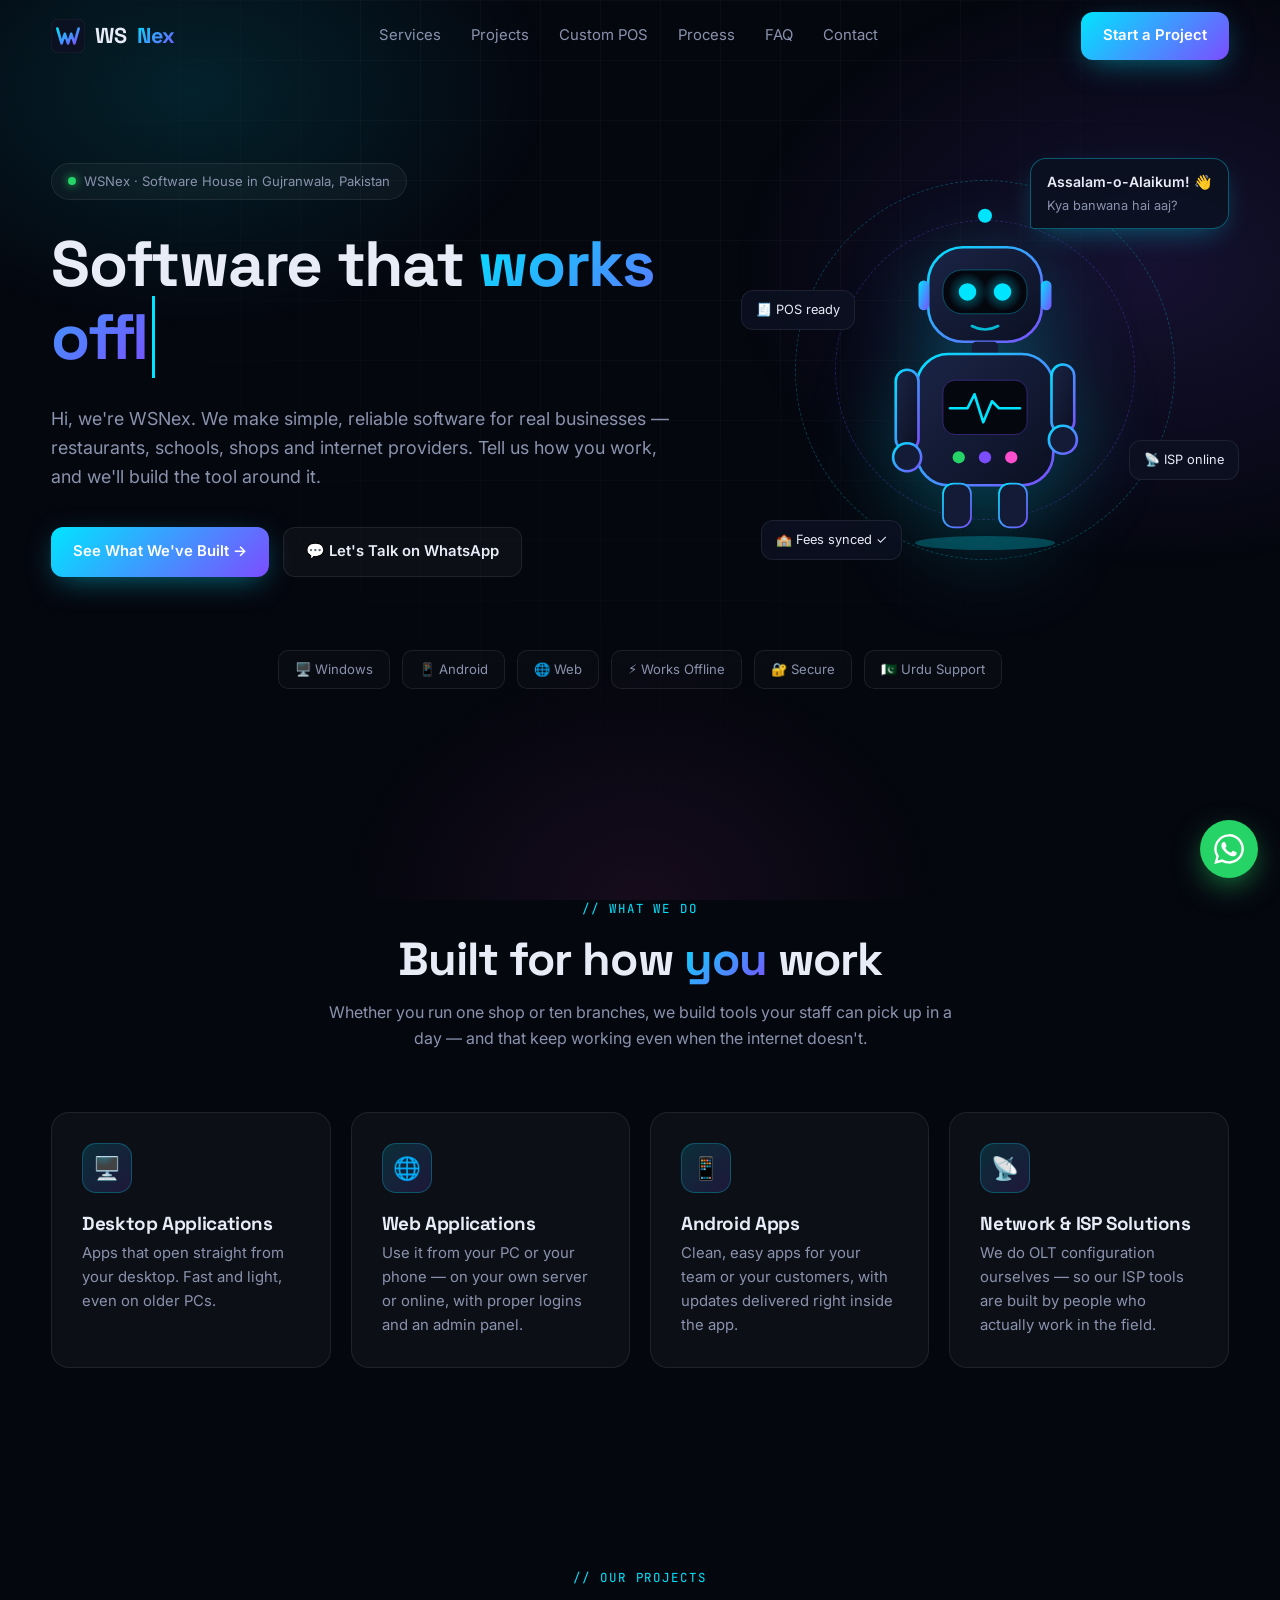
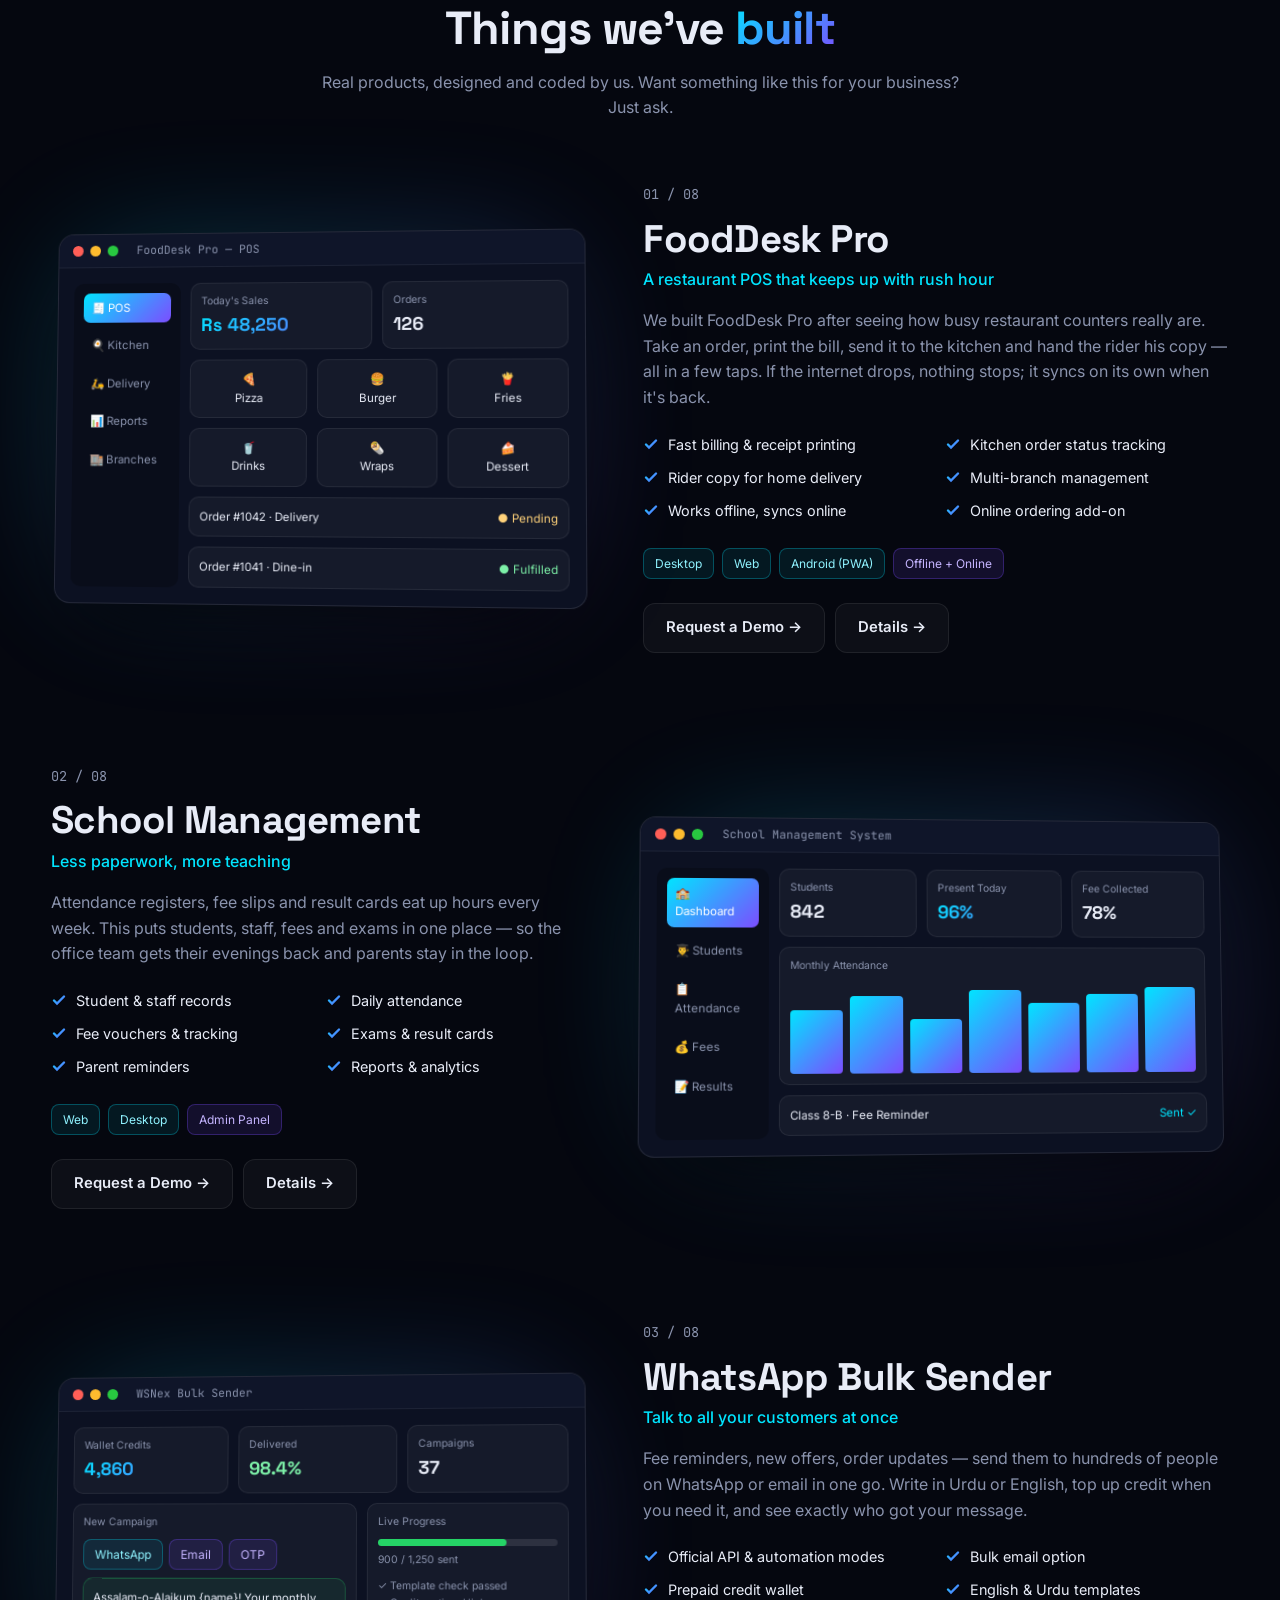
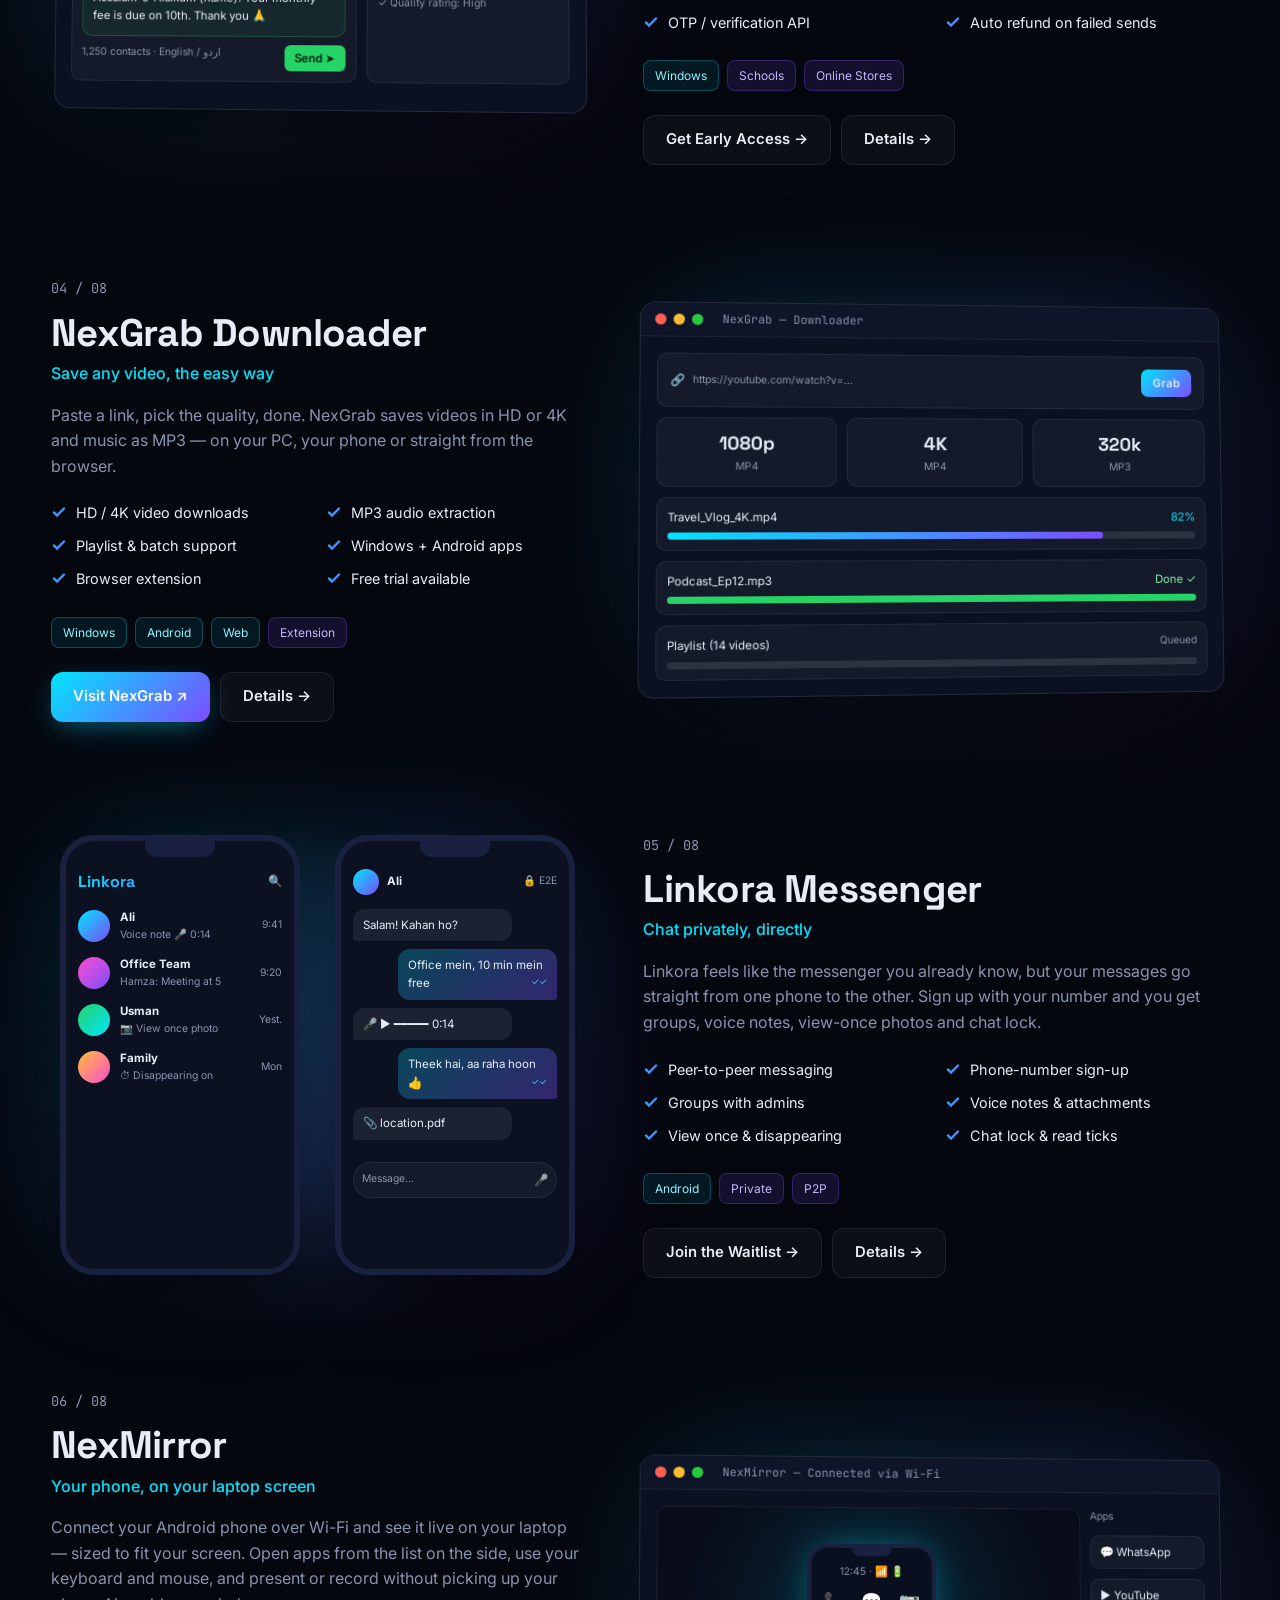
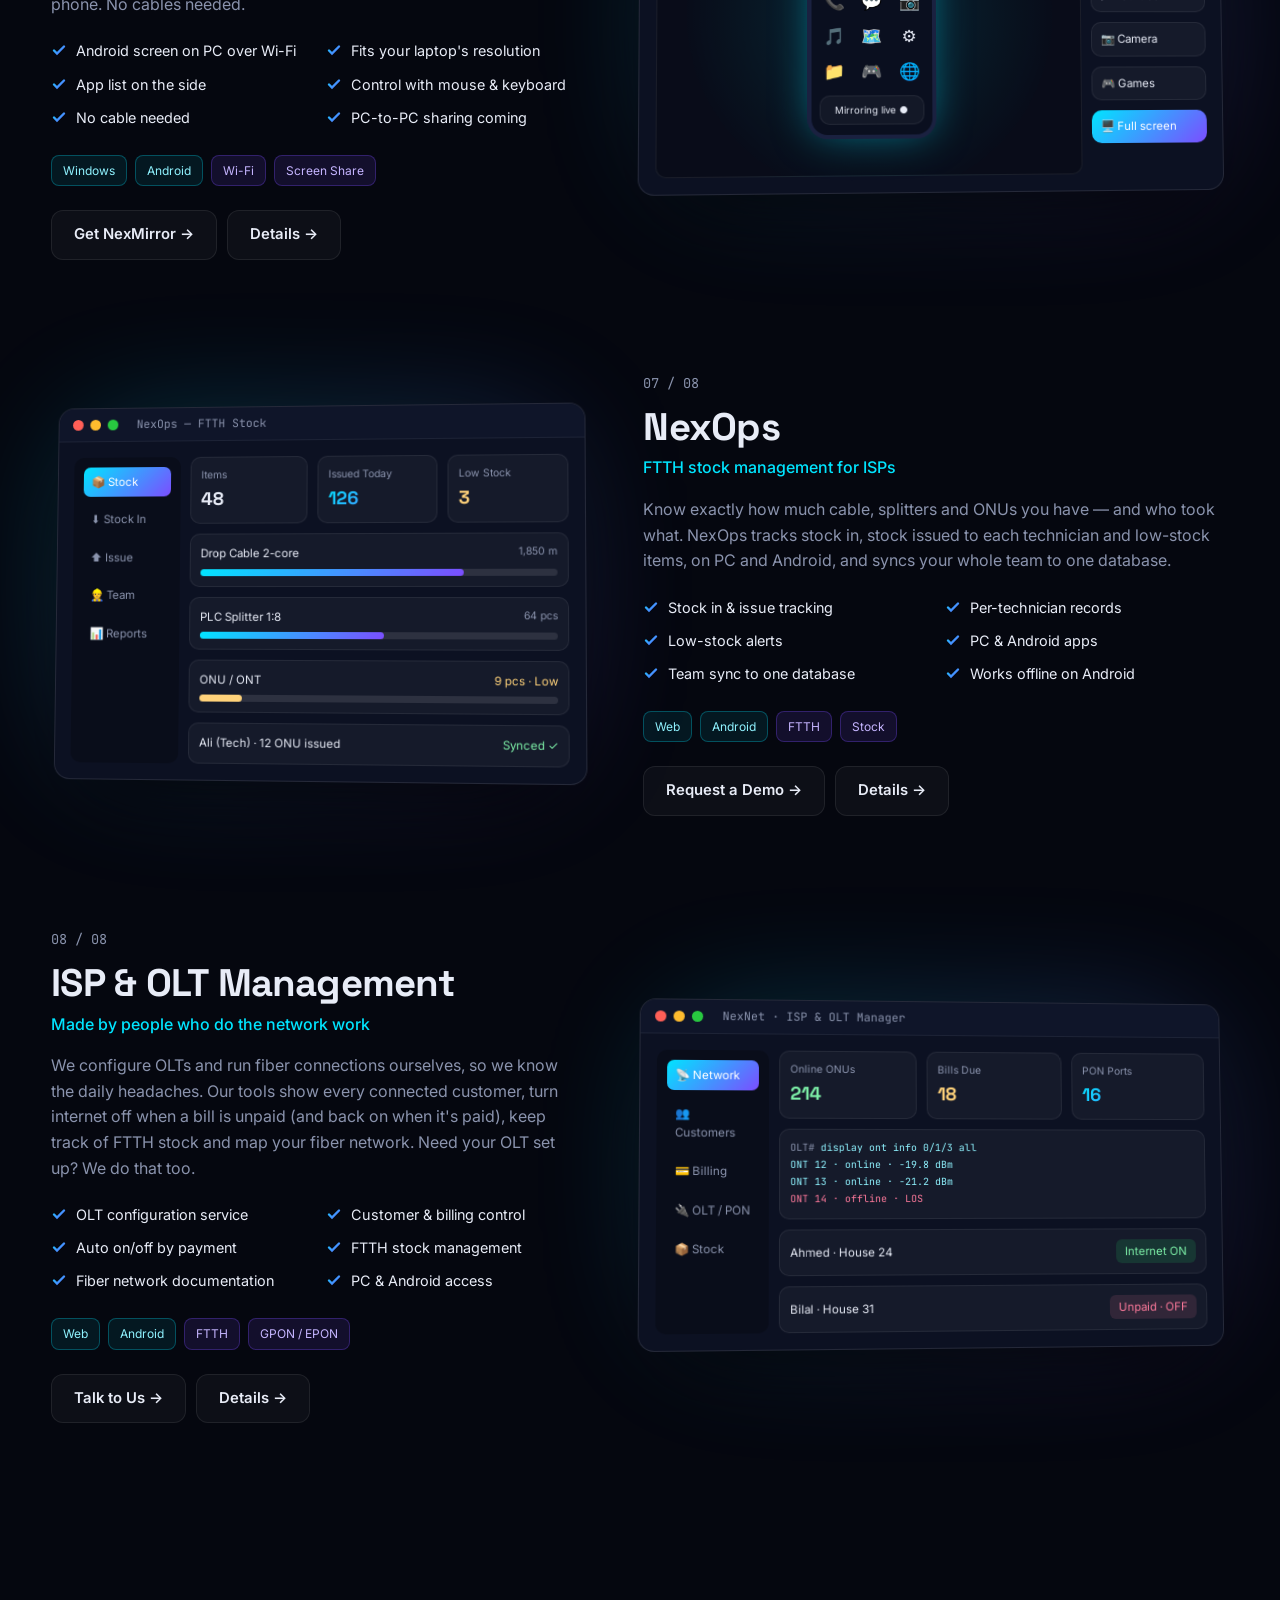
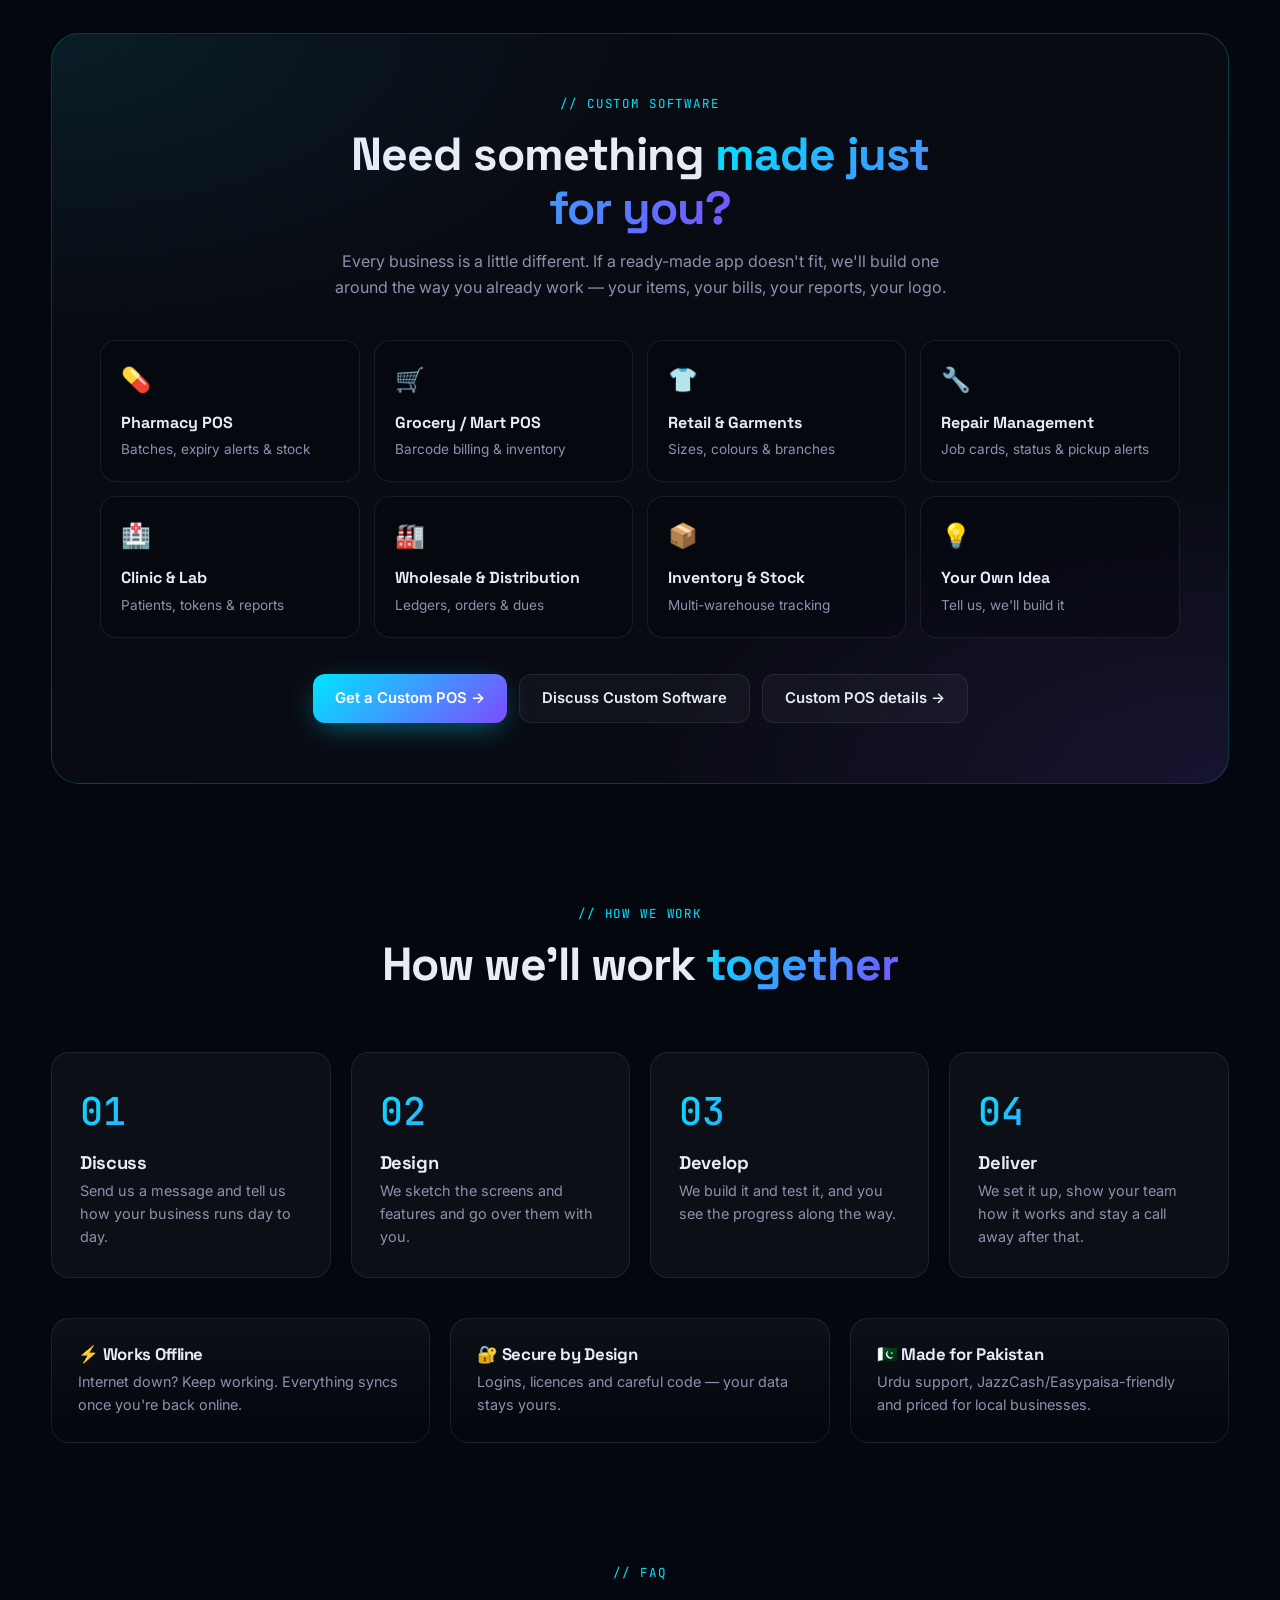
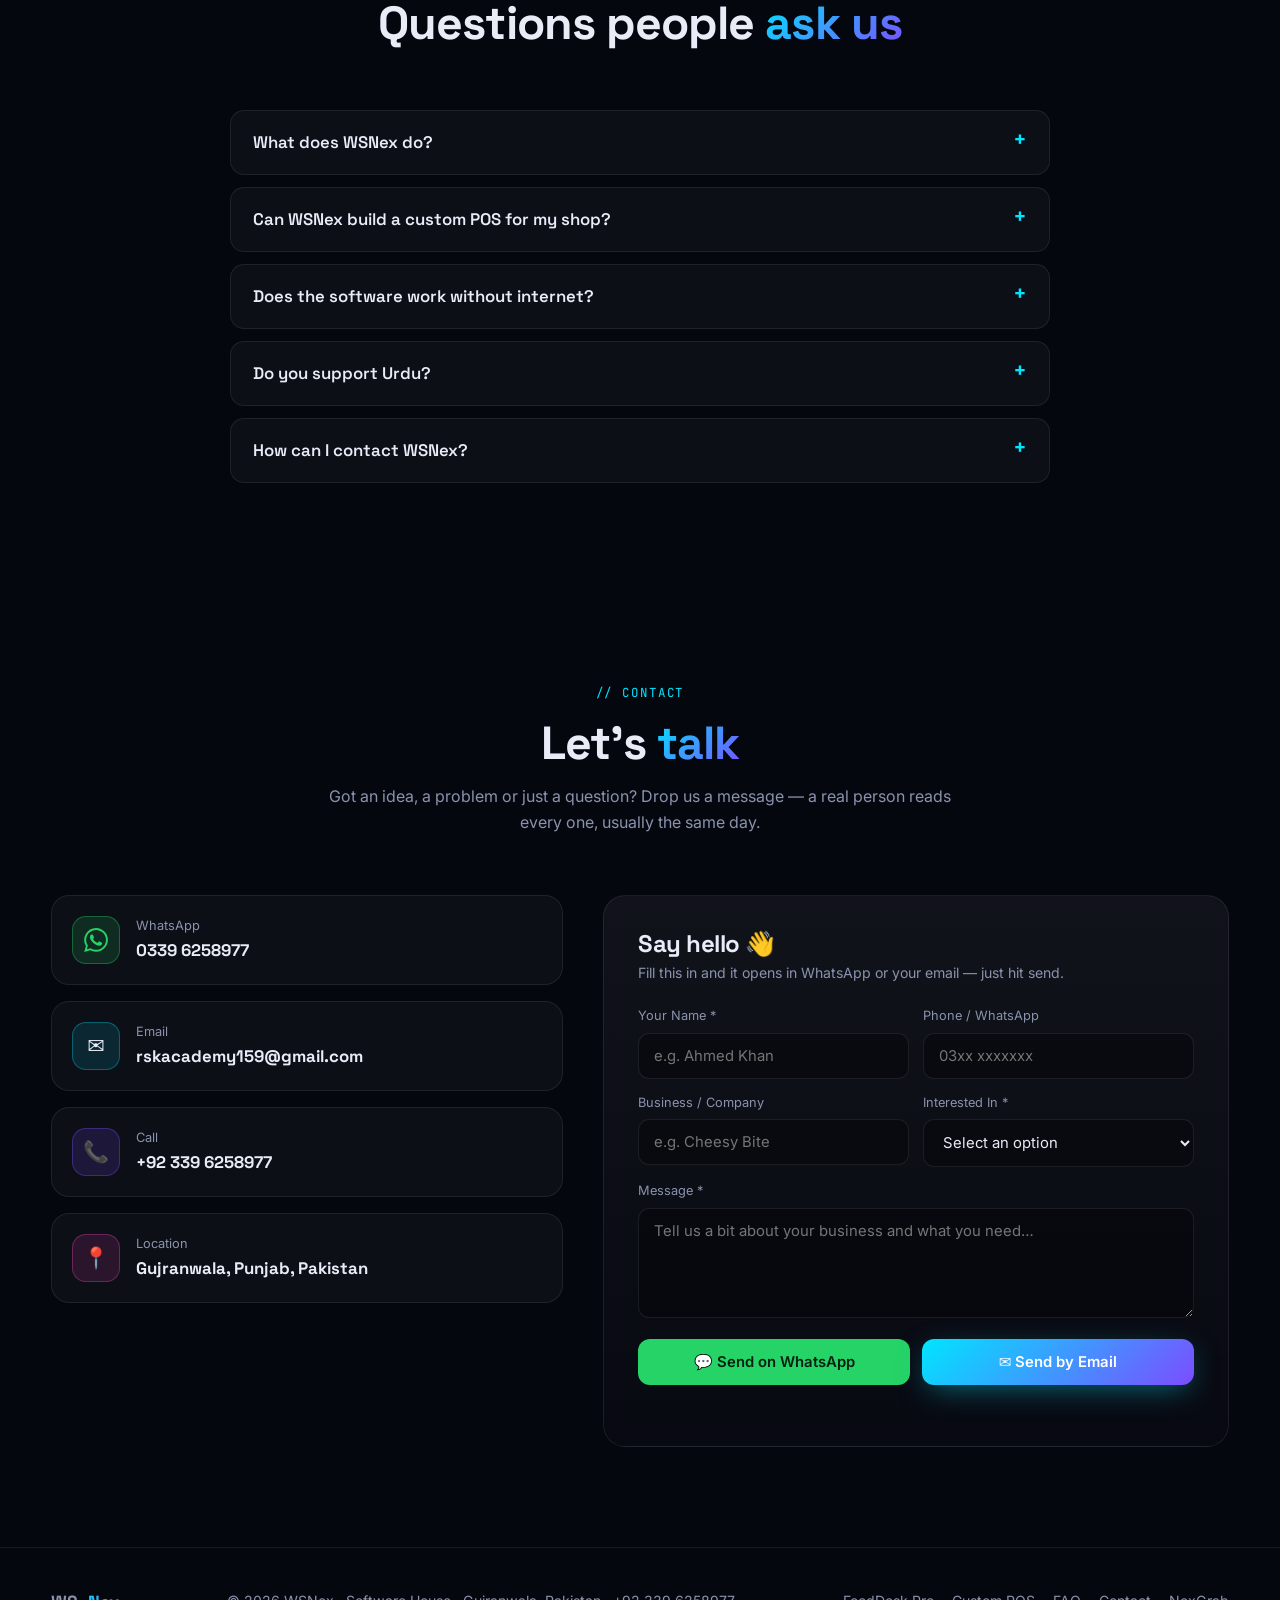
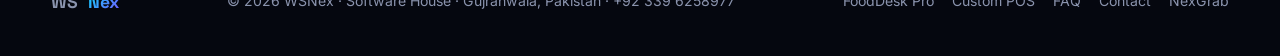
<file: index.html>
<!DOCTYPE html>
<html lang="en">
<head>
<meta charset="UTF-8">
<meta name="viewport" content="width=device-width, initial-scale=1.0">
<title>WSNex — Software House in Gujranwala | Restaurant POS, School & ISP Software</title>
<meta name="description" content="WSNex is a software house in Gujranwala, Pakistan. We build restaurant POS (FoodDesk Pro), school management, WhatsApp bulk sender, ISP & OLT management and custom POS software.">
<meta name="theme-color" content="#05070f">
<meta name="google-site-verification" content="Z3AernG3mW_vq_OWJDS1UiOg6JPGv66r0JUou9-gtpY" />
<meta name="robots" content="index, follow, max-image-preview:large">
<meta name="author" content="WSNex">
<link rel="canonical" href="https://wsnex.github.io/">
<meta name="keywords" content="WSNex, software house Gujranwala, software company Pakistan, restaurant POS Pakistan, FoodDesk Pro, school management software, WhatsApp bulk sender, ISP billing software, OLT configuration, custom POS, NexGrab, NexMirror, NexOps, FTTH stock management">
<meta name="geo.region" content="PK-PB">
<meta name="geo.placename" content="Gujranwala">
<meta property="og:site_name" content="WSNex">
<meta property="og:url" content="https://wsnex.github.io/">
<meta property="og:type" content="website">
<meta property="og:locale" content="en_PK">
<meta property="og:title" content="WSNex — Software House in Gujranwala">
<meta property="og:description" content="Restaurant POS, school management, WhatsApp automation, ISP & OLT tools and custom software — built for Pakistani businesses.">
<meta property="og:image" content="https://wsnex.github.io/og-image.jpg">
<meta property="og:image:width" content="1200">
<meta property="og:image:height" content="630">
<meta property="og:image:alt" content="WSNex — Software that runs your business">
<meta name="twitter:card" content="summary_large_image">
<meta name="twitter:title" content="WSNex — Software House in Gujranwala">
<meta name="twitter:description" content="Restaurant POS, school management, WhatsApp automation, ISP & OLT tools and custom software.">
<meta name="twitter:image" content="https://wsnex.github.io/og-image.jpg">
<link rel="apple-touch-icon" href="/apple-touch-icon.png">
<link rel="icon" type="image/png" sizes="32x32" href="/favicon-32.png">
<script type="application/ld+json">
{"@context":"https://schema.org","@graph":[
{"@type":["Organization","ProfessionalService"],"@id":"https://wsnex.github.io/#org","name":"WSNex","url":"https://wsnex.github.io/","logo":"https://wsnex.github.io/apple-touch-icon.png","image":"https://wsnex.github.io/og-image.jpg","telephone":"+92-339-6258977","priceRange":"$$","address":{"@type":"PostalAddress","addressLocality":"Gujranwala","addressRegion":"Punjab","addressCountry":"PK"},"areaServed":"PK","description":"Software house building restaurant POS, school management, WhatsApp automation, ISP & OLT management and custom software.","contactPoint":{"@type":"ContactPoint","telephone":"+92-339-6258977","contactType":"sales","availableLanguage":["English","Urdu"]}},
{"@type":"WebSite","@id":"https://wsnex.github.io/#website","url":"https://wsnex.github.io/","name":"WSNex","publisher":{"@id":"https://wsnex.github.io/#org"}},
{"@type":"ItemList","name":"WSNex Products","itemListElement":[
{"@type":"ListItem","position":1,"item":{"@type":"SoftwareApplication","name":"FoodDesk Pro","applicationCategory":"BusinessApplication","operatingSystem":"Windows, Web, Android","description":"Restaurant POS for single and multi-branch restaurants with kitchen orders, delivery and offline sync."}},
{"@type":"ListItem","position":2,"item":{"@type":"SoftwareApplication","name":"School Management","applicationCategory":"BusinessApplication","operatingSystem":"Web, Windows","description":"Manage students, attendance, fees and results in one dashboard."}},
{"@type":"ListItem","position":3,"item":{"@type":"SoftwareApplication","name":"WhatsApp Bulk Sender","applicationCategory":"BusinessApplication","operatingSystem":"Windows","description":"Send bulk WhatsApp and email messages in English and Urdu with a prepaid credit wallet."}},
{"@type":"ListItem","position":4,"item":{"@type":"SoftwareApplication","name":"NexGrab Downloader","applicationCategory":"MultimediaApplication","operatingSystem":"Windows, Android","url":"https://nexgrab.github.io","description":"Video and audio downloader in HD, 4K and MP3."}},
{"@type":"ListItem","position":5,"item":{"@type":"SoftwareApplication","name":"Linkora Messenger","applicationCategory":"CommunicationApplication","operatingSystem":"Android","description":"Private peer-to-peer messenger with groups and voice notes."}},
{"@type":"ListItem","position":6,"item":{"@type":"SoftwareApplication","name":"NexMirror","applicationCategory":"UtilitiesApplication","operatingSystem":"Windows, Android","description":"Show your Android phone screen on your laptop over Wi-Fi."}},
{"@type":"ListItem","position":7,"item":{"@type":"SoftwareApplication","name":"NexOps","applicationCategory":"BusinessApplication","operatingSystem":"Web, Android","description":"FTTH stock management for ISPs: stock in, issue to technicians and low-stock alerts on PC and Android."}},
{"@type":"ListItem","position":8,"item":{"@type":"SoftwareApplication","name":"ISP & OLT Management","applicationCategory":"BusinessApplication","operatingSystem":"Web, Android","description":"Customer billing control, FTTH stock and OLT management for internet providers."}}]},
{"@type":"FAQPage","mainEntity":[
{"@type":"Question","name":"What does WSNex do?","acceptedAnswer":{"@type":"Answer","text":"WSNex is a software house in Gujranwala, Pakistan. We build restaurant POS, school management, WhatsApp automation, ISP & OLT management tools and custom software for businesses."}},
{"@type":"Question","name":"Can WSNex build a custom POS for my shop?","acceptedAnswer":{"@type":"Answer","text":"Yes. We build custom POS systems for pharmacies, grocery marts, retail and garment shops, repair shops, clinics, wholesalers and more — around the way your business already works."}},
{"@type":"Question","name":"Does the software work without internet?","acceptedAnswer":{"@type":"Answer","text":"Yes. Our apps like FoodDesk Pro keep working offline and sync automatically when the internet is back."}},
{"@type":"Question","name":"Do you support Urdu?","acceptedAnswer":{"@type":"Answer","text":"Yes. Our software supports English and Urdu, and we work with local payment methods like JazzCash and Easypaisa."}},
{"@type":"Question","name":"How can I contact WSNex?","acceptedAnswer":{"@type":"Answer","text":"Message us on WhatsApp at 0339 6258977 or use the contact form on our website. We usually reply the same day."}}]}
]}
</script>
<noscript><style>.reveal{opacity:1!important;transform:none!important}</style></noscript>
<link rel="preconnect" href="https://fonts.googleapis.com">
<link rel="preconnect" href="https://fonts.gstatic.com" crossorigin>
<link rel="preload" as="style" href="https://fonts.googleapis.com/css2?family=Space+Grotesk:wght@400;500;600;700&family=Inter:wght@400;500;600&family=JetBrains+Mono:wght@500&display=swap">
<link href="https://fonts.googleapis.com/css2?family=Space+Grotesk:wght@400;500;600;700&family=Inter:wght@400;500;600&family=JetBrains+Mono:wght@500&display=swap" rel="stylesheet" media="print" onload="this.media='all'">
<noscript><link href="https://fonts.googleapis.com/css2?family=Space+Grotesk:wght@400;500;600;700&family=Inter:wght@400;500;600&family=JetBrains+Mono:wght@500&display=swap" rel="stylesheet"></noscript>
<link rel="icon" type="image/svg+xml" href="data:image/svg+xml,%3Csvg xmlns='http://www.w3.org/2000/svg' viewBox='0 0 64 64'%3E%3Cdefs%3E%3ClinearGradient id='g' x1='0' y1='0' x2='1' y2='1'%3E%3Cstop offset='0' stop-color='%2300e5ff'/%3E%3Cstop offset='1' stop-color='%237c4dff'/%3E%3C/linearGradient%3E%3C/defs%3E%3Crect width='64' height='64' rx='14' fill='%2305070f'/%3E%3Cpath d='M12 18l8 28 6-18 6 18 6-18 6 18 8-28' fill='none' stroke='url(%23g)' stroke-width='5' stroke-linejoin='round' stroke-linecap='round'/%3E%3C/svg%3E">
<style>
:root{
  --bg:#05070f; --bg2:#0a0e1c; --card:rgba(255,255,255,.035); --line:rgba(255,255,255,.08);
  --text:#e8ecf7; --muted:#8a93ad; --cyan:#00e5ff; --violet:#7c4dff; --pink:#ff4ecd; --green:#25d366;
  --grad:linear-gradient(135deg,var(--cyan),var(--violet));
  --r:18px;
}
*{box-sizing:border-box;margin:0;padding:0}
html{scroll-behavior:smooth}
body{font-family:Inter,system-ui,sans-serif;background:var(--bg);color:var(--text);line-height:1.6;overflow-x:hidden}
h1,h2,h3,h4{font-family:'Space Grotesk',sans-serif;line-height:1.15;letter-spacing:-.02em}
a{color:inherit;text-decoration:none}
.wrap{width:min(1180px,92%);margin:auto}
.grad{background:var(--grad);-webkit-background-clip:text;background-clip:text;color:transparent}
.mono{font-family:'JetBrains Mono',monospace}

/* background */
.bg-fx{position:fixed;inset:0;z-index:-1;pointer-events:none;
  background:
   radial-gradient(600px 400px at 15% 10%,rgba(0,229,255,.12),transparent 60%),
   radial-gradient(700px 500px at 90% 30%,rgba(124,77,255,.14),transparent 60%),
   radial-gradient(500px 400px at 50% 100%,rgba(255,78,205,.07),transparent 60%);}
.bg-grid{position:fixed;inset:0;z-index:-1;pointer-events:none;opacity:.35;
  background-image:linear-gradient(var(--line) 1px,transparent 1px),linear-gradient(90deg,var(--line) 1px,transparent 1px);
  background-size:60px 60px;mask-image:radial-gradient(ellipse at 50% 0%,#000 30%,transparent 75%)}

/* nav */
nav{position:fixed;top:0;left:0;right:0;z-index:50;transition:.3s}
nav.scrolled{background:rgba(5,7,15,.78);backdrop-filter:blur(14px);border-bottom:1px solid var(--line)}
.nav-in{display:flex;align-items:center;justify-content:space-between;height:72px}
.logo{display:flex;align-items:center;gap:10px;font-family:'Space Grotesk';font-weight:700;font-size:1.35rem}
.logo svg{width:34px;height:34px}
.nav-links{display:flex;gap:30px;font-size:.93rem;color:var(--muted)}
.nav-links a:hover{color:var(--text)}
.btn{display:inline-flex;align-items:center;gap:8px;padding:12px 22px;border-radius:12px;font-weight:600;font-size:.93rem;border:0;cursor:pointer;transition:.25s;font-family:inherit}
.btn-p{background:var(--grad);color:#fff;box-shadow:0 8px 30px -8px rgba(0,229,255,.5)}
.btn-p:hover{transform:translateY(-2px);box-shadow:0 12px 36px -8px rgba(124,77,255,.7)}
.btn-g{background:var(--card);border:1px solid var(--line);color:var(--text)}
.btn-g:hover{border-color:rgba(0,229,255,.5)}
.btn-wa{background:var(--green);color:#04210f}
.btn-wa:hover{transform:translateY(-2px);filter:brightness(1.08)}
.menu-btn{display:none;background:none;border:0;color:var(--text);font-size:1.6rem;cursor:pointer}

/* hero */
.hero{padding:170px 0 110px;text-align:center;position:relative}
.pill{display:inline-flex;align-items:center;gap:8px;padding:7px 16px;border-radius:99px;border:1px solid var(--line);background:var(--card);font-size:.82rem;color:var(--muted);margin-bottom:28px}
.dot{width:8px;height:8px;border-radius:50%;background:var(--green);box-shadow:0 0 10px var(--green);animation:pulse 2s infinite}
@keyframes pulse{50%{opacity:.4}}
.hero h1{font-size:clamp(2.6rem,6.5vw,5rem);font-weight:700;max-width:900px;margin:auto}
.hero p{max-width:620px;margin:24px auto 38px;color:var(--muted);font-size:1.12rem}
.hero-cta{display:flex;gap:14px;justify-content:center;flex-wrap:wrap}
.typed{border-right:3px solid var(--cyan);padding-right:4px;animation:blink .8s infinite}
@keyframes blink{50%{border-color:transparent}}
.hero{text-align:left;padding-top:140px;overflow:hidden}
.hero h1{font-size:clamp(2.4rem,5vw,4.2rem)}
@media(min-width:901px){.hero h1{min-height:2.4em}}
.hero-grid{display:grid;grid-template-columns:1.15fr .85fr;gap:30px;align-items:center}
.hero h1{margin:0}.hero p{margin:24px 0 36px}
.hero-cta{justify-content:flex-start}
.robot-wrap{position:relative;height:460px;display:grid;place-items:center}
.robot{width:280px;height:auto;animation:hover 4s ease-in-out infinite;filter:drop-shadow(0 20px 40px rgba(0,229,255,.25));position:relative;z-index:2}
@keyframes hover{50%{transform:translateY(-14px)}}
.robot .shadow{animation:shad 4s ease-in-out infinite;transform-origin:160px 408px}
@keyframes shad{50%{transform:scaleX(.8);opacity:.5}}
.robot .eyes{animation:blinkEye 5s infinite;transform-origin:160px 121px}
@keyframes blinkEye{0%,92%,100%{transform:scaleY(1)}95%{transform:scaleY(.1)}}
.robot .ant{animation:pulse 1.4s infinite}
.robot .wave{animation:wave 2.4s ease-in-out infinite;transform-origin:249px 208px}
@keyframes wave{0%,100%{transform:rotate(0)}20%{transform:rotate(-38deg)}35%{transform:rotate(-22deg)}50%{transform:rotate(-38deg)}65%{transform:rotate(0)}}
.robot .pulse-line{stroke-dasharray:160;animation:draw 2s linear infinite}
@keyframes draw{from{stroke-dashoffset:160}to{stroke-dashoffset:-160}}
.orbit{position:absolute;border-radius:50%;border:1px dashed rgba(0,229,255,.25);animation:spin 30s linear infinite}
.o1{width:380px;height:380px}.o2{width:300px;height:300px;border-color:rgba(124,77,255,.3);animation-direction:reverse;animation-duration:22s}
@keyframes spin{to{transform:rotate(360deg)}}
.bubble-hi{position:absolute;top:18px;right:0;z-index:3;padding:12px 16px;border-radius:16px 16px 16px 4px;background:rgba(12,17,34,.9);border:1px solid rgba(0,229,255,.35);font-size:.88rem;font-weight:600;animation:hover 5s ease-in-out infinite;box-shadow:0 10px 30px -10px rgba(0,229,255,.4)}
.bubble-hi span{color:var(--muted);font-weight:400;font-size:.8rem}
.float-card{position:absolute;z-index:3;padding:9px 14px;border-radius:12px;background:rgba(12,17,34,.85);border:1px solid var(--line);font-size:.8rem;backdrop-filter:blur(8px);animation:hover 6s ease-in-out infinite}
.fc1{left:0;top:150px;animation-delay:-1s}.fc2{right:-10px;bottom:120px;animation-delay:-3s}.fc3{left:20px;bottom:40px;animation-delay:-2s}
.tech{margin-top:50px;display:flex;flex-wrap:wrap;gap:12px;justify-content:center}
.tech span{padding:8px 16px;border:1px solid var(--line);border-radius:10px;font-size:.82rem;color:var(--muted);background:rgba(255,255,255,.02)}

/* sections */
section{padding:100px 0}
.s-head{text-align:center;max-width:640px;margin:0 auto 60px}
.tag{font-family:'JetBrains Mono';font-size:.78rem;color:var(--cyan);letter-spacing:.15em;text-transform:uppercase;margin-bottom:14px;display:block}
.s-head h2{font-size:clamp(2rem,4vw,2.9rem)}
.s-head p{color:var(--muted);margin-top:14px}

/* services */
.svc-grid{display:grid;grid-template-columns:repeat(auto-fit,minmax(250px,1fr));gap:20px}
.svc{padding:30px;border-radius:var(--r);background:var(--card);border:1px solid var(--line);transition:.3s;position:relative;overflow:hidden}
.svc::before{content:"";position:absolute;inset:0;background:var(--grad);opacity:0;transition:.3s;z-index:-1}
.svc:hover{transform:translateY(-6px);border-color:rgba(0,229,255,.35)}
.svc .ic{width:50px;height:50px;border-radius:14px;display:grid;place-items:center;background:linear-gradient(135deg,rgba(0,229,255,.15),rgba(124,77,255,.15));border:1px solid rgba(0,229,255,.25);margin-bottom:20px;font-size:1.4rem}
.svc h3{font-size:1.18rem;margin-bottom:8px}
.svc p{color:var(--muted);font-size:.93rem}

/* projects */
.proj{display:grid;grid-template-columns:1fr 1.1fr;gap:60px;align-items:center;margin-bottom:110px}
.proj:nth-child(even) .proj-media{order:2}
.proj-num{font-family:'JetBrains Mono';color:var(--muted);font-size:.85rem}
.proj h3{font-size:clamp(1.8rem,3vw,2.4rem);margin:10px 0 6px}
.proj .sub{color:var(--cyan);font-weight:500;margin-bottom:16px}
.proj p.d{color:var(--muted);margin-bottom:22px}
.feat{list-style:none;display:grid;grid-template-columns:1fr 1fr;gap:10px 18px;margin-bottom:26px}
.feat li{font-size:.9rem;display:flex;gap:9px;align-items:flex-start}
.feat li::before{content:"";flex:none;width:16px;height:16px;margin-top:3px;border-radius:5px;background:var(--grad);mask:url("data:image/svg+xml,%3Csvg xmlns='http://www.w3.org/2000/svg' viewBox='0 0 16 16'%3E%3Cpath d='M3 8.5l3 3 7-7' stroke='black' stroke-width='2.4' fill='none' stroke-linecap='round'/%3E%3C/svg%3E") center/contain no-repeat}
.chips{display:flex;flex-wrap:wrap;gap:8px;margin-bottom:24px}
.chip{font-size:.75rem;padding:5px 11px;border-radius:8px;background:rgba(124,77,255,.12);border:1px solid rgba(124,77,255,.3);color:#c5b5ff}
.chip.c{background:rgba(0,229,255,.08);border-color:rgba(0,229,255,.28);color:#8ff3ff}
.status{display:inline-flex;align-items:center;gap:7px;font-size:.78rem;padding:5px 12px;border-radius:99px;background:rgba(37,211,102,.1);border:1px solid rgba(37,211,102,.3);color:#7df0a8;margin-left:10px;vertical-align:middle;font-family:Inter;font-weight:500;letter-spacing:0}
.status.dev{background:rgba(255,190,60,.1);border-color:rgba(255,190,60,.3);color:#ffd27a}

/* mockup frames */
.proj-media{position:relative}
.proj-media::before{content:"";position:absolute;inset:8% 6%;background:var(--grad);filter:blur(70px);opacity:.28;border-radius:40px;z-index:-1}
.win{border-radius:16px;background:#0c1122;border:1px solid rgba(255,255,255,.1);box-shadow:0 40px 80px -30px rgba(0,0,0,.8);overflow:hidden;transform:perspective(1400px) rotateY(-5deg) rotateX(3deg);transition:.5s}
.proj:nth-child(even) .win{transform:perspective(1400px) rotateY(5deg) rotateX(3deg)}
.proj:hover .win{transform:none}
.win-bar{height:34px;display:flex;align-items:center;gap:7px;padding:0 14px;background:#0f1529;border-bottom:1px solid rgba(255,255,255,.06)}
.win-bar i{width:11px;height:11px;border-radius:50%;background:#ff5f57}.win-bar i:nth-child(2){background:#febc2e}.win-bar i:nth-child(3){background:#28c840}
.win-bar span{margin-left:12px;font-size:.72rem;color:var(--muted);font-family:'JetBrains Mono'}
.win-body{padding:16px;min-height:300px;font-size:.72rem}
.mrow{display:flex;gap:10px}.mcol{display:flex;flex-direction:column;gap:10px}
.box{background:rgba(255,255,255,.04);border:1px solid rgba(255,255,255,.07);border-radius:10px;padding:10px}
.bar{height:7px;border-radius:5px;background:rgba(255,255,255,.1)}
.lbl{color:var(--muted);font-size:.65rem}
.big{font-family:'Space Grotesk';font-size:1.15rem;font-weight:700}
.side{width:110px;flex:none;background:rgba(0,0,0,.25);border-radius:10px;padding:10px;display:flex;flex-direction:column;gap:8px}
.side div{padding:6px 8px;border-radius:7px;color:var(--muted)}
.side .on{background:var(--grad);color:#fff}
/* phone */
.phone{width:240px;margin:auto;border-radius:34px;background:#0c1122;border:6px solid #1a2140;padding:14px 12px;box-shadow:0 40px 80px -30px rgba(0,0,0,.8);min-height:440px;font-size:.72rem}
.notch{width:70px;height:16px;background:#1a2140;border-radius:0 0 12px 12px;margin:-14px auto 12px}
.bubble{max-width:78%;padding:7px 10px;border-radius:12px;margin-bottom:8px}
.bubble.in{background:rgba(255,255,255,.07);border-bottom-left-radius:3px}
.bubble.out{background:linear-gradient(135deg,rgba(0,229,255,.25),rgba(124,77,255,.35));margin-left:auto;border-bottom-right-radius:3px}
.ticks{color:var(--cyan);font-size:.6rem;float:right;margin-left:6px}
.dual{display:flex;gap:18px;align-items:flex-end;justify-content:center}

/* process */
.steps{display:grid;grid-template-columns:repeat(4,1fr);gap:20px;counter-reset:s}
.step{padding:28px;border-radius:var(--r);border:1px solid var(--line);background:var(--card);position:relative}
.step::before{counter-increment:s;content:"0" counter(s);font-family:'JetBrains Mono';font-size:2.4rem;font-weight:500;background:var(--grad);-webkit-background-clip:text;color:transparent;display:block;margin-bottom:10px}
.step h3{margin-bottom:6px;font-size:1.15rem}.step p{color:var(--muted);font-size:.9rem}

/* why */
.why{display:grid;grid-template-columns:repeat(3,1fr);gap:20px}
.why div{padding:26px;border-radius:var(--r);border:1px solid var(--line);background:linear-gradient(180deg,rgba(255,255,255,.04),transparent)}
.why h3{font-size:1.05rem;margin-bottom:6px}.why p{color:var(--muted);font-size:.9rem}

/* contact */
.contact{display:grid;grid-template-columns:.9fr 1.1fr;gap:40px}
.c-info{display:flex;flex-direction:column;gap:16px}
.c-card{display:flex;gap:16px;align-items:center;padding:20px;border-radius:var(--r);border:1px solid var(--line);background:var(--card);transition:.25s}
.c-card:hover{border-color:rgba(0,229,255,.4);transform:translateX(4px)}
.c-card .ic{width:48px;height:48px;border-radius:14px;display:grid;place-items:center;flex:none}
.c-card small{color:var(--muted);display:block;font-size:.8rem}
.c-card b{font-family:'Space Grotesk';font-size:1.05rem;word-break:break-all}
form{padding:34px;border-radius:22px;border:1px solid var(--line);background:linear-gradient(180deg,rgba(255,255,255,.05),rgba(255,255,255,.015));backdrop-filter:blur(10px)}
form h3{font-size:1.5rem;margin-bottom:4px}
form .note{color:var(--muted);font-size:.88rem;margin-bottom:22px}
.f-row{display:grid;grid-template-columns:1fr 1fr;gap:14px}
.field{margin-bottom:14px}
.field label{display:block;font-size:.8rem;color:var(--muted);margin-bottom:6px}
.field input,.field select,.field textarea{width:100%;padding:13px 15px;border-radius:11px;border:1px solid var(--line);background:rgba(0,0,0,.3);color:var(--text);font-family:inherit;font-size:.93rem;transition:.2s}
.field select option{background:var(--bg2)}
.field textarea{min-height:110px;resize:vertical}
.field input:focus,.field select:focus,.field textarea:focus{outline:0;border-color:var(--cyan);box-shadow:0 0 0 3px rgba(0,229,255,.12)}
.f-btns{display:grid;grid-template-columns:1fr 1fr;gap:12px;margin-top:6px}
.f-btns .btn{justify-content:center;padding:14px}
.f-err{color:#ff7a9c;font-size:.85rem;margin-top:10px;min-height:1.2em}

.custom-box{padding:60px 48px;border-radius:28px;border:1px solid rgba(0,229,255,.2);background:radial-gradient(600px 300px at 0% 0%,rgba(0,229,255,.08),transparent),radial-gradient(600px 300px at 100% 100%,rgba(124,77,255,.12),transparent),rgba(255,255,255,.02)}
.custom-grid{display:grid;grid-template-columns:repeat(4,1fr);gap:14px}
.cg{padding:20px;border-radius:16px;border:1px solid var(--line);background:rgba(5,7,15,.5);display:flex;flex-direction:column;gap:4px;transition:.25s}
.cg:hover{border-color:rgba(0,229,255,.4);transform:translateY(-4px)}
.cg .ic{font-size:1.5rem;margin-bottom:6px}.cg b{font-family:'Space Grotesk'}.cg span{color:var(--muted);font-size:.85rem}
.faq-list{max-width:820px;margin:auto;display:flex;flex-direction:column;gap:12px}
.faq{border:1px solid var(--line);border-radius:14px;background:var(--card);padding:0 22px;transition:.25s}
.faq[open]{border-color:rgba(0,229,255,.35)}
.faq summary{cursor:pointer;list-style:none;padding:18px 0;font-family:'Space Grotesk';font-weight:600;font-size:1.05rem;display:flex;justify-content:space-between;gap:16px}
.faq summary::-webkit-details-marker{display:none}
.faq summary::after{content:"+";color:var(--cyan);font-size:1.4rem;line-height:1;transition:.25s}
.faq[open] summary::after{transform:rotate(45deg)}
.faq p{color:var(--muted);padding-bottom:18px}
.skip{position:absolute;left:-999px;top:8px;z-index:100;padding:10px 16px;border-radius:10px;background:var(--grad);color:#fff;font-weight:600}
.skip:focus{left:12px}
a:focus-visible,button:focus-visible,summary:focus-visible,input:focus-visible,select:focus-visible,textarea:focus-visible{outline:2px solid var(--cyan);outline-offset:3px}
@media (prefers-reduced-motion:reduce){*,*::before,*::after{animation:none!important;transition:none!important;scroll-behavior:auto!important}.reveal{opacity:1;transform:none}.typed{border-right:0}}
footer{border-top:1px solid var(--line);padding:40px 0;color:var(--muted);font-size:.88rem}
.f-in{display:flex;justify-content:space-between;align-items:center;flex-wrap:wrap;gap:16px}

.wa-float{position:fixed;right:22px;bottom:22px;z-index:60;width:58px;height:58px;border-radius:50%;background:var(--green);display:grid;place-items:center;box-shadow:0 10px 30px -5px rgba(37,211,102,.6);transition:.25s}
.wa-float:hover{transform:scale(1.08)}
.wa-float svg{width:30px;height:30px;fill:#fff}

.reveal{opacity:0;transform:translateY(40px);transition:1s cubic-bezier(.2,.7,.2,1)}
.reveal.in{opacity:1;transform:none}

@media(max-width:900px){
  .nav-links{display:none;position:absolute;top:72px;left:0;right:0;flex-direction:column;gap:0;background:#05070f;border-bottom:1px solid var(--line);box-shadow:0 30px 60px -20px rgba(0,0,0,.9)}
  nav:has(.nav-links.open){background:#05070f;border-bottom:1px solid var(--line)}
  .nav-links.open{display:flex}.nav-links a{padding:16px 6%}
  .menu-btn{display:block}.nav-cta{display:none}
  .proj,.contact{grid-template-columns:1fr;gap:36px}
  .proj:nth-child(even) .proj-media{order:0}
  .steps{grid-template-columns:1fr 1fr}.why{grid-template-columns:1fr}
  .win,.proj:nth-child(even) .win{transform:none}
  .hero{text-align:center}.hero-grid{grid-template-columns:1fr}
  .hero-cta{justify-content:center}.hero p{margin:24px auto 36px}
  .robot-wrap{height:400px}.robot{width:230px}
  .o1{width:320px;height:320px}.o2{width:250px;height:250px}
  .custom-grid{grid-template-columns:1fr 1fr!important}
}
@media(max-width:560px){
  .bubble-hi{right:4px;top:0}.fc1{left:0}.fc2{right:0}
  .custom-grid{grid-template-columns:1fr!important}
}
@media(max-width:560px){
  .feat,.f-row,.f-btns,.steps{grid-template-columns:1fr}
  .hero{padding:140px 0 80px}
  .side{display:none}
  .dual .phone:last-child{display:none}
}
</style>
</head>
<body>
<div class="bg-fx"></div><div class="bg-grid"></div>

<a class="skip" href="#main">Skip to content</a>
<nav id="nav" aria-label="Main">
  <div class="wrap nav-in">
    <a href="#top" class="logo">
      <svg viewBox="0 0 64 64"><defs><linearGradient id="lg" x1="0" y1="0" x2="1" y2="1"><stop offset="0" stop-color="#00e5ff"/><stop offset="1" stop-color="#7c4dff"/></linearGradient></defs><rect width="64" height="64" rx="14" fill="#0c1122" stroke="rgba(255,255,255,.12)"/><path d="M12 18l8 28 6-18 6 18 6-18 6 18 8-28" fill="none" stroke="url(#lg)" stroke-width="5" stroke-linejoin="round" stroke-linecap="round"/></svg>
      WS<span class="grad">Nex</span>
    </a>
    <div class="nav-links" id="links">
      <a href="#services">Services</a>
      <a href="#projects">Projects</a>
      <a href="#custom">Custom POS</a>
      <a href="#process">Process</a>
      <a href="#faq">FAQ</a>
      <a href="#contact">Contact</a>
    </div>
    <a href="#contact" class="btn btn-p nav-cta">Start a Project</a>
    <button class="menu-btn" id="menuBtn" aria-label="Open menu" aria-expanded="false" aria-controls="links">☰</button>
  </div>
</nav>

<header class="hero" id="top">
  <div class="wrap">
   <div class="hero-grid">
    <div class="hero-txt">
    <div class="pill"><span class="dot"></span> WSNex · Software House in Gujranwala, Pakistan</div>
    <h1 aria-label="Software that runs your business">Software that <span class="grad typed" id="typed" aria-hidden="true">runs your business</span></h1>
    <p>Hi, we're WSNex. We make simple, reliable software for real businesses — restaurants, schools, shops and internet providers. Tell us how you work, and we'll build the tool around it.</p>
    <div class="hero-cta">
      <a href="#projects" class="btn btn-p">See What We've Built →</a>
      <a href="https://wa.me/923396258977?text=Assalam-o-Alaikum%20WSNex%2C%20I%20want%20to%20discuss%20a%20project." target="_blank" rel="noopener" class="btn btn-g">💬 Let's Talk on WhatsApp</a>
    </div>
    </div>
    <div class="robot-wrap" aria-hidden="true">
      <div class="orbit o1"></div><div class="orbit o2"></div>
      <svg class="robot" viewBox="0 0 320 420">
        <defs>
          <linearGradient id="rb" x1="0" y1="0" x2="1" y2="1"><stop offset="0" stop-color="#1b2446"/><stop offset="1" stop-color="#0b1022"/></linearGradient>
          <linearGradient id="rg" x1="0" y1="0" x2="1" y2="1"><stop offset="0" stop-color="#00e5ff"/><stop offset="1" stop-color="#7c4dff"/></linearGradient>
          <radialGradient id="glow"><stop offset="0" stop-color="#00e5ff" stop-opacity=".9"/><stop offset="1" stop-color="#00e5ff" stop-opacity="0"/></radialGradient>
        </defs>
        <!-- antenna -->
        <line x1="160" y1="40" x2="160" y2="70" stroke="url(#rg)" stroke-width="4" stroke-linecap="round"/>
        <circle class="ant" cx="160" cy="34" r="8" fill="#00e5ff"/>
        <!-- head -->
        <rect x="95" y="70" width="130" height="108" rx="40" fill="url(#rb)" stroke="url(#rg)" stroke-width="3"/>
        <rect x="112" y="96" width="96" height="50" rx="22" fill="#05070f" stroke="rgba(0,229,255,.35)"/>
        <g class="eyes">
          <ellipse cx="140" cy="121" rx="10" ry="10" fill="#00e5ff"/>
          <ellipse cx="180" cy="121" rx="10" ry="10" fill="#00e5ff"/>
          <circle cx="140" cy="121" r="22" fill="url(#glow)" opacity=".5"/>
          <circle cx="180" cy="121" r="22" fill="url(#glow)" opacity=".5"/>
        </g>
        <path d="M145 160 Q160 168 175 160" stroke="#00e5ff" stroke-width="3" fill="none" stroke-linecap="round" opacity=".8"/>
        <rect x="84" y="108" width="12" height="34" rx="6" fill="url(#rg)"/>
        <rect x="224" y="108" width="12" height="34" rx="6" fill="url(#rg)"/>
        <!-- neck -->
        <rect x="145" y="178" width="30" height="16" rx="5" fill="#141b36"/>
        <!-- body -->
        <rect x="82" y="192" width="156" height="150" rx="36" fill="url(#rb)" stroke="url(#rg)" stroke-width="3"/>
        <rect x="112" y="222" width="96" height="62" rx="14" fill="#05070f" stroke="rgba(124,77,255,.4)"/>
        <polyline class="pulse-line" points="120,254 140,254 148,238 158,270 168,246 176,254 200,254" fill="none" stroke="#00e5ff" stroke-width="3" stroke-linecap="round" stroke-linejoin="round"/>
        <circle cx="130" cy="310" r="7" fill="#25d366"/><circle cx="160" cy="310" r="7" fill="#7c4dff"/><circle cx="190" cy="310" r="7" fill="#ff4ecd"/>
        <!-- left arm (waving) -->
        <g class="wave">
          <rect x="236" y="204" width="26" height="78" rx="13" fill="url(#rb)" stroke="url(#rg)" stroke-width="3"/>
          <circle cx="249" cy="290" r="16" fill="#141b36" stroke="url(#rg)" stroke-width="3"/>
        </g>
        <!-- right arm -->
        <rect x="58" y="210" width="26" height="92" rx="13" fill="url(#rb)" stroke="url(#rg)" stroke-width="3"/>
        <circle cx="71" cy="310" r="16" fill="#141b36" stroke="url(#rg)" stroke-width="3"/>
        <!-- legs -->
        <rect x="112" y="340" width="32" height="50" rx="12" fill="#141b36" stroke="url(#rg)" stroke-width="2"/>
        <rect x="176" y="340" width="32" height="50" rx="12" fill="#141b36" stroke="url(#rg)" stroke-width="2"/>
        <ellipse class="shadow" cx="160" cy="408" rx="80" ry="8" fill="rgba(0,229,255,.25)"/>
      </svg>
      <div class="bubble-hi">Assalam-o-Alaikum! 👋<br><span>Kya banwana hai aaj?</span></div>
      <div class="float-card fc1">🧾 POS ready</div>
      <div class="float-card fc2">📡 ISP online</div>
      <div class="float-card fc3">🏫 Fees synced ✓</div>
    </div>
   </div>
    <div class="tech">
      <span>🖥️ Windows</span><span>📱 Android</span><span>🌐 Web</span><span>⚡ Works Offline</span><span>🔐 Secure</span><span>🇵🇰 Urdu Support</span>
    </div>
  </div>
</header>

<main id="main">

<section id="services">
  <div class="wrap">
    <div class="s-head reveal">
      <span class="tag">// What we do</span>
      <h2>Built for how <span class="grad">you</span> work</h2>
      <p>Whether you run one shop or ten branches, we build tools your staff can pick up in a day — and that keep working even when the internet doesn't.</p>
    </div>
    <div class="svc-grid">
      <div class="svc reveal"><div class="ic">🖥️</div><h3>Desktop Applications</h3><p>Apps that open straight from your desktop. Fast and light, even on older PCs.</p></div>
      <div class="svc reveal"><div class="ic">🌐</div><h3>Web Applications</h3><p>Use it from your PC or your phone — on your own server or online, with proper logins and an admin panel.</p></div>
      <div class="svc reveal"><div class="ic">📱</div><h3>Android Apps</h3><p>Clean, easy apps for your team or your customers, with updates delivered right inside the app.</p></div>
      <div class="svc reveal"><div class="ic">📡</div><h3>Network & ISP Solutions</h3><p>We do OLT configuration ourselves — so our ISP tools are built by people who actually work in the field.</p></div>
    </div>
  </div>
</section>

<section id="projects">
  <div class="wrap">
    <div class="s-head reveal">
      <span class="tag">// Our Projects</span>
      <h2>Things we've <span class="grad">built</span></h2>
      <p>Real products, designed and coded by us. Want something like this for your business? Just ask.</p>
    </div>

    <div class="proj-list">

      <!-- 1. FoodDesk Pro -->
      <div class="proj reveal">
        <div class="proj-media">
          <div class="win">
            <div class="win-bar"><i></i><i></i><i></i><span>FoodDesk Pro — POS</span></div>
            <div class="win-body mrow">
              <div class="side"><div class="on">🧾 POS</div><div>🍳 Kitchen</div><div>🛵 Delivery</div><div>📊 Reports</div><div>🏬 Branches</div></div>
              <div class="mcol" style="flex:1">
                <div class="mrow">
                  <div class="box" style="flex:1"><div class="lbl">Today's Sales</div><div class="big grad">Rs 48,250</div></div>
                  <div class="box" style="flex:1"><div class="lbl">Orders</div><div class="big">126</div></div>
                </div>
                <div class="mrow" style="flex-wrap:wrap">
                  <div class="box" style="flex:1 1 30%;text-align:center">🍕<div>Pizza</div></div>
                  <div class="box" style="flex:1 1 30%;text-align:center">🍔<div>Burger</div></div>
                  <div class="box" style="flex:1 1 30%;text-align:center">🍟<div>Fries</div></div>
                  <div class="box" style="flex:1 1 30%;text-align:center">🥤<div>Drinks</div></div>
                  <div class="box" style="flex:1 1 30%;text-align:center">🌯<div>Wraps</div></div>
                  <div class="box" style="flex:1 1 30%;text-align:center">🍰<div>Dessert</div></div>
                </div>
                <div class="box"><div class="mrow" style="justify-content:space-between"><span>Order #1042 · Delivery</span><span style="color:#ffd27a">● Pending</span></div></div>
                <div class="box"><div class="mrow" style="justify-content:space-between"><span>Order #1041 · Dine-in</span><span style="color:#7df0a8">● Fulfilled</span></div></div>
              </div>
            </div>
          </div>
        </div>
        <div>
          <span class="proj-num">01 / 08</span>
          <h3>FoodDesk Pro</h3>
          <div class="sub">A restaurant POS that keeps up with rush hour</div>
          <p class="d">We built FoodDesk Pro after seeing how busy restaurant counters really are. Take an order, print the bill, send it to the kitchen and hand the rider his copy — all in a few taps. If the internet drops, nothing stops; it syncs on its own when it's back.</p>
          <ul class="feat">
            <li>Fast billing & receipt printing</li><li>Kitchen order status tracking</li>
            <li>Rider copy for home delivery</li><li>Multi-branch management</li>
            <li>Works offline, syncs online</li><li>Online ordering add-on</li>
          </ul>
          <div class="chips"><span class="chip c">Desktop</span><span class="chip c">Web</span><span class="chip c">Android (PWA)</span><span class="chip">Offline + Online</span></div>
          <div style="display:flex;gap:10px;flex-wrap:wrap"><a href="#contact" class="btn btn-g" data-project="FoodDesk Pro">Request a Demo →</a><a href="/fooddesk-pro" class="btn btn-g">Details →</a></div>
        </div>
      </div>

      <!-- 2. School Management -->
      <div class="proj reveal">
        <div class="proj-media">
          <div class="win">
            <div class="win-bar"><i></i><i></i><i></i><span>School Management System</span></div>
            <div class="win-body mrow">
              <div class="side"><div class="on">🏫 Dashboard</div><div>👨‍🎓 Students</div><div>📋 Attendance</div><div>💰 Fees</div><div>📝 Results</div></div>
              <div class="mcol" style="flex:1">
                <div class="mrow">
                  <div class="box" style="flex:1"><div class="lbl">Students</div><div class="big">842</div></div>
                  <div class="box" style="flex:1"><div class="lbl">Present Today</div><div class="big grad">96%</div></div>
                  <div class="box" style="flex:1"><div class="lbl">Fee Collected</div><div class="big">78%</div></div>
                </div>
                <div class="box">
                  <div class="lbl" style="margin-bottom:8px">Monthly Attendance</div>
                  <div class="mrow" style="align-items:flex-end;height:90px;gap:7px">
                    <div style="flex:1;height:70%;background:var(--grad);border-radius:4px"></div><div style="flex:1;height:85%;background:var(--grad);border-radius:4px"></div><div style="flex:1;height:60%;background:var(--grad);border-radius:4px"></div><div style="flex:1;height:92%;background:var(--grad);border-radius:4px"></div><div style="flex:1;height:78%;background:var(--grad);border-radius:4px"></div><div style="flex:1;height:88%;background:var(--grad);border-radius:4px"></div><div style="flex:1;height:95%;background:var(--grad);border-radius:4px"></div>
                  </div>
                </div>
                <div class="box"><div class="mrow" style="justify-content:space-between"><span>Class 8-B · Fee Reminder</span><span style="color:var(--cyan)">Sent ✓</span></div></div>
              </div>
            </div>
          </div>
        </div>
        <div>
          <span class="proj-num">02 / 08</span>
          <h3>School Management</h3>
          <div class="sub">Less paperwork, more teaching</div>
          <p class="d">Attendance registers, fee slips and result cards eat up hours every week. This puts students, staff, fees and exams in one place — so the office team gets their evenings back and parents stay in the loop.</p>
          <ul class="feat">
            <li>Student & staff records</li><li>Daily attendance</li>
            <li>Fee vouchers & tracking</li><li>Exams & result cards</li>
            <li>Parent reminders</li><li>Reports & analytics</li>
          </ul>
          <div class="chips"><span class="chip c">Web</span><span class="chip c">Desktop</span><span class="chip">Admin Panel</span></div>
          <div style="display:flex;gap:10px;flex-wrap:wrap"><a href="#contact" class="btn btn-g" data-project="School Management">Request a Demo →</a><a href="/school-management" class="btn btn-g">Details →</a></div>
        </div>
      </div>

      <!-- 3. WhatsApp Sender -->
      <div class="proj reveal">
        <div class="proj-media">
          <div class="win">
            <div class="win-bar"><i></i><i></i><i></i><span>WSNex Bulk Sender</span></div>
            <div class="win-body mcol">
              <div class="mrow">
                <div class="box" style="flex:1"><div class="lbl">Wallet Credits</div><div class="big grad">4,860</div></div>
                <div class="box" style="flex:1"><div class="lbl">Delivered</div><div class="big" style="color:#7df0a8">98.4%</div></div>
                <div class="box" style="flex:1"><div class="lbl">Campaigns</div><div class="big">37</div></div>
              </div>
              <div class="mrow">
                <div class="box" style="flex:1.2">
                  <div class="lbl" style="margin-bottom:8px">New Campaign</div>
                  <div class="mrow" style="gap:6px;margin-bottom:8px"><span class="chip c">WhatsApp</span><span class="chip">Email</span><span class="chip">OTP</span></div>
                  <div class="box" style="background:rgba(37,211,102,.08);border-color:rgba(37,211,102,.25)">Assalam-o-Alaikum {name}! Your monthly fee is due on 10th. Thank you 🙏</div>
                  <div class="mrow" style="margin-top:8px;justify-content:space-between"><span class="lbl">1,250 contacts · English / اردو</span><span style="background:var(--green);color:#04210f;padding:4px 10px;border-radius:6px;font-weight:600">Send ➤</span></div>
                </div>
                <div class="box" style="flex:.8">
                  <div class="lbl" style="margin-bottom:8px">Live Progress</div>
                  <div class="bar" style="margin-bottom:6px"><div style="width:72%;height:100%;background:var(--green);border-radius:5px"></div></div>
                  <div class="lbl">900 / 1,250 sent</div>
                  <div style="margin-top:10px" class="lbl">✓ Template check passed<br>✓ Quality rating: High</div>
                </div>
              </div>
            </div>
          </div>
        </div>
        <div>
          <span class="proj-num">03 / 08</span>
          <h3>WhatsApp Bulk Sender</h3>
          <div class="sub">Talk to all your customers at once</div>
          <p class="d">Fee reminders, new offers, order updates — send them to hundreds of people on WhatsApp or email in one go. Write in Urdu or English, top up credit when you need it, and see exactly who got your message.</p>
          <ul class="feat">
            <li>Official API & automation modes</li><li>Bulk email option</li>
            <li>Prepaid credit wallet</li><li>English & Urdu templates</li>
            <li>OTP / verification API</li><li>Auto refund on failed sends</li>
          </ul>
          <div class="chips"><span class="chip c">Windows</span><span class="chip">Schools</span><span class="chip">Online Stores</span></div>
          <div style="display:flex;gap:10px;flex-wrap:wrap"><a href="#contact" class="btn btn-g" data-project="WhatsApp Bulk Sender">Get Early Access →</a><a href="/whatsapp-bulk-sender" class="btn btn-g">Details →</a></div>
        </div>
      </div>

      <!-- 4. NexGrab -->
      <div class="proj reveal">
        <div class="proj-media">
          <div class="win">
            <div class="win-bar"><i></i><i></i><i></i><span>NexGrab — Downloader</span></div>
            <div class="win-body mcol">
              <div class="box mrow" style="align-items:center;gap:8px;padding:12px"><span>🔗</span><span class="lbl" style="flex:1">https://youtube.com/watch?v=…</span><span style="background:var(--grad);padding:5px 12px;border-radius:7px;font-weight:600">Grab</span></div>
              <div class="mrow">
                <div class="box" style="flex:1;text-align:center"><div class="big">1080p</div><div class="lbl">MP4</div></div>
                <div class="box" style="flex:1;text-align:center"><div class="big">4K</div><div class="lbl">MP4</div></div>
                <div class="box" style="flex:1;text-align:center"><div class="big">320k</div><div class="lbl">MP3</div></div>
              </div>
              <div class="box"><div class="mrow" style="justify-content:space-between;margin-bottom:6px"><span>Travel_Vlog_4K.mp4</span><span style="color:var(--cyan)">82%</span></div><div class="bar"><div style="width:82%;height:100%;background:var(--grad);border-radius:5px"></div></div></div>
              <div class="box"><div class="mrow" style="justify-content:space-between;margin-bottom:6px"><span>Podcast_Ep12.mp3</span><span style="color:#7df0a8">Done ✓</span></div><div class="bar"><div style="width:100%;height:100%;background:#25d366;border-radius:5px"></div></div></div>
              <div class="box"><div class="mrow" style="justify-content:space-between;margin-bottom:6px"><span>Playlist (14 videos)</span><span class="lbl">Queued</span></div><div class="bar"></div></div>
            </div>
          </div>
        </div>
        <div>
          <span class="proj-num">04 / 08</span>
          <h3>NexGrab Downloader</h3>
          <div class="sub">Save any video, the easy way</div>
          <p class="d">Paste a link, pick the quality, done. NexGrab saves videos in HD or 4K and music as MP3 — on your PC, your phone or straight from the browser.</p>
          <ul class="feat">
            <li>HD / 4K video downloads</li><li>MP3 audio extraction</li>
            <li>Playlist & batch support</li><li>Windows + Android apps</li>
            <li>Browser extension</li><li>Free trial available</li>
          </ul>
          <div class="chips"><span class="chip c">Windows</span><span class="chip c">Android</span><span class="chip c">Web</span><span class="chip">Extension</span></div>
          <div style="display:flex;gap:10px;flex-wrap:wrap">
            <a href="https://nexgrab.github.io" target="_blank" rel="noopener" class="btn btn-p">Visit NexGrab ↗</a>
            <a href="/nexgrab" class="btn btn-g">Details →</a>
          </div>
        </div>
      </div>

      <!-- 5. Linkora -->
      <div class="proj reveal">
        <div class="proj-media">
          <div class="dual">
            <div class="phone">
              <div class="notch"></div>
              <div class="mrow" style="align-items:center;margin-bottom:14px"><b style="font-family:'Space Grotesk';font-size:1rem;flex:1" class="grad">Linkora</b><span>🔍</span></div>
              <div class="mcol" style="gap:12px">
                <div class="mrow" style="align-items:center"><div style="width:32px;height:32px;border-radius:50%;background:linear-gradient(135deg,#00e5ff,#7c4dff)"></div><div style="flex:1"><b>Ali</b><div class="lbl">Voice note 🎤 0:14</div></div><span class="lbl">9:41</span></div>
                <div class="mrow" style="align-items:center"><div style="width:32px;height:32px;border-radius:50%;background:linear-gradient(135deg,#ff4ecd,#7c4dff)"></div><div style="flex:1"><b>Office Team</b><div class="lbl">Hamza: Meeting at 5</div></div><span class="lbl">9:20</span></div>
                <div class="mrow" style="align-items:center"><div style="width:32px;height:32px;border-radius:50%;background:linear-gradient(135deg,#25d366,#00e5ff)"></div><div style="flex:1"><b>Usman</b><div class="lbl">📷 View once photo</div></div><span class="lbl">Yest.</span></div>
                <div class="mrow" style="align-items:center"><div style="width:32px;height:32px;border-radius:50%;background:linear-gradient(135deg,#ffbe3c,#ff4ecd)"></div><div style="flex:1"><b>Family</b><div class="lbl">⏱ Disappearing on</div></div><span class="lbl">Mon</span></div>
              </div>
            </div>
            <div class="phone">
              <div class="notch"></div>
              <div class="mrow" style="align-items:center;margin-bottom:14px;gap:8px"><div style="width:26px;height:26px;border-radius:50%;background:linear-gradient(135deg,#00e5ff,#7c4dff)"></div><b style="flex:1">Ali</b><span class="lbl">🔒 E2E</span></div>
              <div class="bubble in">Salam! Kahan ho?</div>
              <div class="bubble out">Office mein, 10 min mein free <span class="ticks">✓✓</span></div>
              <div class="bubble in">🎤 ▶ ━━━━━ 0:14</div>
              <div class="bubble out">Theek hai, aa raha hoon 👍 <span class="ticks">✓✓</span></div>
              <div class="bubble in">📎 location.pdf</div>
              <div class="box mrow" style="margin-top:22px;padding:8px;align-items:center;border-radius:20px"><span class="lbl" style="flex:1">Message…</span><span>🎤</span></div>
            </div>
          </div>
        </div>
        <div>
          <span class="proj-num">05 / 08</span>
          <h3>Linkora Messenger</h3>
          <div class="sub">Chat privately, directly</div>
          <p class="d">Linkora feels like the messenger you already know, but your messages go straight from one phone to the other. Sign up with your number and you get groups, voice notes, view-once photos and chat lock.</p>
          <ul class="feat">
            <li>Peer-to-peer messaging</li><li>Phone-number sign-up</li>
            <li>Groups with admins</li><li>Voice notes & attachments</li>
            <li>View once & disappearing</li><li>Chat lock & read ticks</li>
          </ul>
          <div class="chips"><span class="chip c">Android</span><span class="chip">Private</span><span class="chip">P2P</span></div>
          <div style="display:flex;gap:10px;flex-wrap:wrap"><a href="#contact" class="btn btn-g" data-project="Linkora Messenger">Join the Waitlist →</a><a href="/linkora" class="btn btn-g">Details →</a></div>
        </div>
      </div>

      <!-- 6. NexMirror -->
      <div class="proj reveal">
        <div class="proj-media">
          <div class="win">
            <div class="win-bar"><i></i><i></i><i></i><span>NexMirror — Connected via Wi-Fi</span></div>
            <div class="win-body mrow" style="align-items:stretch">
              <div class="box" style="flex:1;display:grid;place-items:center;background:radial-gradient(circle at 50% 40%,rgba(0,229,255,.12),transparent 70%),rgba(0,0,0,.25)">
                <div style="width:128px;border-radius:20px;border:4px solid #1a2140;background:#0a0f1f;padding:10px 8px;box-shadow:0 0 40px -8px rgba(0,229,255,.5)">
                  <div style="width:40px;height:8px;background:#1a2140;border-radius:0 0 8px 8px;margin:-10px auto 8px"></div>
                  <div class="lbl" style="text-align:center;margin-bottom:8px">12:45 · 📶 🔋</div>
                  <div style="display:grid;grid-template-columns:repeat(3,1fr);gap:8px;justify-items:center;font-size:1.05rem">
                    <span>📞</span><span>💬</span><span>📷</span><span>🎵</span><span>🗺️</span><span>⚙️</span><span>📁</span><span>🎮</span><span>🌐</span>
                  </div>
                  <div class="box" style="margin-top:10px;padding:6px;text-align:center;font-size:.6rem">Mirroring live ●</div>
                </div>
              </div>
              <div class="mcol" style="width:118px;flex:none">
                <div class="lbl">Apps</div>
                <div class="box" style="padding:7px 9px">💬 WhatsApp</div>
                <div class="box" style="padding:7px 9px">▶️ YouTube</div>
                <div class="box" style="padding:7px 9px">📷 Camera</div>
                <div class="box" style="padding:7px 9px">🎮 Games</div>
                <div class="box" style="padding:7px 9px;background:var(--grad);border:0;color:#fff">🖥️ Full screen</div>
              </div>
            </div>
          </div>
        </div>
        <div>
          <span class="proj-num">06 / 08</span>
          <h3>NexMirror</h3>
          <div class="sub">Your phone, on your laptop screen</div>
          <p class="d">Connect your Android phone over Wi-Fi and see it live on your laptop — sized to fit your screen. Open apps from the list on the side, use your keyboard and mouse, and present or record without picking up your phone. No cables needed.</p>
          <ul class="feat">
            <li>Android screen on PC over Wi-Fi</li><li>Fits your laptop's resolution</li>
            <li>App list on the side</li><li>Control with mouse & keyboard</li>
            <li>No cable needed</li><li>PC-to-PC sharing coming</li>
          </ul>
          <div class="chips"><span class="chip c">Windows</span><span class="chip c">Android</span><span class="chip">Wi-Fi</span><span class="chip">Screen Share</span></div>
          <div style="display:flex;gap:10px;flex-wrap:wrap"><a href="#contact" class="btn btn-g" data-project="NexMirror">Get NexMirror →</a><a href="/nexmirror" class="btn btn-g">Details →</a></div>
        </div>
      </div>

      <!-- 7. NexOps -->
      <div class="proj reveal">
        <div class="proj-media">
          <div class="win">
            <div class="win-bar"><i></i><i></i><i></i><span>NexOps — FTTH Stock</span></div>
            <div class="win-body mrow">
              <div class="side"><div class="on">📦 Stock</div><div>⬇️ Stock In</div><div>⬆️ Issue</div><div>👷 Team</div><div>📊 Reports</div></div>
              <div class="mcol" style="flex:1">
                <div class="mrow">
                  <div class="box" style="flex:1"><div class="lbl">Items</div><div class="big">48</div></div>
                  <div class="box" style="flex:1"><div class="lbl">Issued Today</div><div class="big grad">126</div></div>
                  <div class="box" style="flex:1"><div class="lbl">Low Stock</div><div class="big" style="color:#ffd27a">3</div></div>
                </div>
                <div class="box"><div class="mrow" style="justify-content:space-between"><span>Drop Cable 2-core</span><span class="lbl">1,850 m</span></div><div class="bar" style="margin-top:6px"><div style="width:74%;height:100%;background:var(--grad);border-radius:5px"></div></div></div>
                <div class="box"><div class="mrow" style="justify-content:space-between"><span>PLC Splitter 1:8</span><span class="lbl">64 pcs</span></div><div class="bar" style="margin-top:6px"><div style="width:52%;height:100%;background:var(--grad);border-radius:5px"></div></div></div>
                <div class="box"><div class="mrow" style="justify-content:space-between"><span>ONU / ONT</span><span style="color:#ffd27a">9 pcs · Low</span></div><div class="bar" style="margin-top:6px"><div style="width:12%;height:100%;background:#ffd27a;border-radius:5px"></div></div></div>
                <div class="box"><div class="mrow" style="justify-content:space-between"><span>Ali (Tech) · 12 ONU issued</span><span style="color:#7df0a8">Synced ✓</span></div></div>
              </div>
            </div>
          </div>
        </div>
        <div>
          <span class="proj-num">07 / 08</span>
          <h3>NexOps</h3>
          <div class="sub">FTTH stock management for ISPs</div>
          <p class="d">Know exactly how much cable, splitters and ONUs you have — and who took what. NexOps tracks stock in, stock issued to each technician and low-stock items, on PC and Android, and syncs your whole team to one database.</p>
          <ul class="feat">
            <li>Stock in & issue tracking</li><li>Per-technician records</li>
            <li>Low-stock alerts</li><li>PC & Android apps</li>
            <li>Team sync to one database</li><li>Works offline on Android</li>
          </ul>
          <div class="chips"><span class="chip c">Web</span><span class="chip c">Android</span><span class="chip">FTTH</span><span class="chip">Stock</span></div>
          <div style="display:flex;gap:10px;flex-wrap:wrap"><a href="#contact" class="btn btn-g" data-project="NexOps">Request a Demo →</a><a href="/nexops" class="btn btn-g">Details →</a></div>
        </div>
      </div>

      <!-- 8. ISP / OLT -->
      <div class="proj reveal">
        <div class="proj-media">
          <div class="win">
            <div class="win-bar"><i></i><i></i><i></i><span>NexNet · ISP & OLT Manager</span></div>
            <div class="win-body mrow">
              <div class="side"><div class="on">📡 Network</div><div>👥 Customers</div><div>💳 Billing</div><div>🔌 OLT / PON</div><div>📦 Stock</div></div>
              <div class="mcol" style="flex:1">
                <div class="mrow">
                  <div class="box" style="flex:1"><div class="lbl">Online ONUs</div><div class="big" style="color:#7df0a8">214</div></div>
                  <div class="box" style="flex:1"><div class="lbl">Bills Due</div><div class="big" style="color:#ffd27a">18</div></div>
                  <div class="box" style="flex:1"><div class="lbl">PON Ports</div><div class="big grad">16</div></div>
                </div>
                <div class="box mono" style="font-size:.62rem;color:#8ff3ff;line-height:1.7">
                  <span style="color:var(--muted)">OLT#</span> display ont info 0/1/3 all<br>
                  ONT 12 · online · -19.8 dBm<br>
                  ONT 13 · online · -21.2 dBm<br>
                  <span style="color:#ff7a9c">ONT 14 · offline · LOS</span>
                </div>
                <div class="box"><div class="mrow" style="justify-content:space-between;align-items:center"><span>Ahmed · House 24</span><span style="background:rgba(37,211,102,.15);color:#7df0a8;padding:3px 9px;border-radius:6px">Internet ON</span></div></div>
                <div class="box"><div class="mrow" style="justify-content:space-between;align-items:center"><span>Bilal · House 31</span><span style="background:rgba(255,122,156,.12);color:#ff7a9c;padding:3px 9px;border-radius:6px">Unpaid · OFF</span></div></div>
              </div>
            </div>
          </div>
        </div>
        <div>
          <span class="proj-num">08 / 08</span>
          <h3>ISP & OLT Management</h3>
          <div class="sub">Made by people who do the network work</div>
          <p class="d">We configure OLTs and run fiber connections ourselves, so we know the daily headaches. Our tools show every connected customer, turn internet off when a bill is unpaid (and back on when it's paid), keep track of FTTH stock and map your fiber network. Need your OLT set up? We do that too.</p>
          <ul class="feat">
            <li>OLT configuration service</li><li>Customer & billing control</li>
            <li>Auto on/off by payment</li><li>FTTH stock management</li>
            <li>Fiber network documentation</li><li>PC & Android access</li>
          </ul>
          <div class="chips"><span class="chip c">Web</span><span class="chip c">Android</span><span class="chip">FTTH</span><span class="chip">GPON / EPON</span></div>
          <div style="display:flex;gap:10px;flex-wrap:wrap"><a href="#contact" class="btn btn-g" data-project="ISP & OLT Management">Talk to Us →</a><a href="/isp-olt-management" class="btn btn-g">Details →</a></div>
        </div>
      </div>

    </div>
  </div>
</section>

<section id="custom" style="padding-top:0">
  <div class="wrap">
    <div class="custom-box reveal">
      <div class="s-head" style="margin-bottom:40px">
        <span class="tag">// Custom Software</span>
        <h2>Need something <span class="grad">made just for you?</span></h2>
        <p>Every business is a little different. If a ready-made app doesn't fit, we'll build one around the way you already work — your items, your bills, your reports, your logo.</p>
      </div>
      <div class="custom-grid">
        <div class="cg"><div class="ic">💊</div><b>Pharmacy POS</b><span>Batches, expiry alerts & stock</span></div>
        <div class="cg"><div class="ic">🛒</div><b>Grocery / Mart POS</b><span>Barcode billing & inventory</span></div>
        <div class="cg"><div class="ic">👕</div><b>Retail & Garments</b><span>Sizes, colours & branches</span></div>
        <div class="cg"><div class="ic">🔧</div><b>Repair Management</b><span>Job cards, status & pickup alerts</span></div>
        <div class="cg"><div class="ic">🏥</div><b>Clinic & Lab</b><span>Patients, tokens & reports</span></div>
        <div class="cg"><div class="ic">🏭</div><b>Wholesale & Distribution</b><span>Ledgers, orders & dues</span></div>
        <div class="cg"><div class="ic">📦</div><b>Inventory & Stock</b><span>Multi-warehouse tracking</span></div>
        <div class="cg"><div class="ic">💡</div><b>Your Own Idea</b><span>Tell us, we'll build it</span></div>
      </div>
      <div style="text-align:center;margin-top:36px;display:flex;gap:12px;justify-content:center;flex-wrap:wrap">
        <a href="#contact" class="btn btn-p" data-project="Custom POS">Get a Custom POS →</a>
        <a href="#contact" class="btn btn-g" data-project="Custom Software">Discuss Custom Software</a>
        <a href="/custom-pos" class="btn btn-g">Custom POS details →</a>
      </div>
    </div>
  </div>
</section>

<section id="process" style="padding-top:20px">
  <div class="wrap">
    <div class="s-head reveal">
      <span class="tag">// How we work</span>
      <h2>How we'll work <span class="grad">together</span></h2>
    </div>
    <div class="steps">
      <div class="step reveal"><h3>Discuss</h3><p>Send us a message and tell us how your business runs day to day.</p></div>
      <div class="step reveal"><h3>Design</h3><p>We sketch the screens and features and go over them with you.</p></div>
      <div class="step reveal"><h3>Develop</h3><p>We build it and test it, and you see the progress along the way.</p></div>
      <div class="step reveal"><h3>Deliver</h3><p>We set it up, show your team how it works and stay a call away after that.</p></div>
    </div>
    <div class="why" style="margin-top:40px">
      <div class="reveal"><h3>⚡ Works Offline</h3><p>Internet down? Keep working. Everything syncs once you're back online.</p></div>
      <div class="reveal"><h3>🔐 Secure by Design</h3><p>Logins, licences and careful code — your data stays yours.</p></div>
      <div class="reveal"><h3>🇵🇰 Made for Pakistan</h3><p>Urdu support, JazzCash/Easypaisa-friendly and priced for local businesses.</p></div>
    </div>
  </div>
</section>

<section id="faq" style="padding-top:20px">
  <div class="wrap">
    <div class="s-head reveal">
      <span class="tag">// FAQ</span>
      <h2>Questions people <span class="grad">ask us</span></h2>
    </div>
    <div class="faq-list">
      <details class="faq reveal"><summary>What does WSNex do?</summary><p>WSNex is a software house in Gujranwala, Pakistan. We build restaurant POS, school management, WhatsApp automation, ISP &amp; OLT management tools and custom software for businesses.</p></details>
      <details class="faq reveal"><summary>Can WSNex build a custom POS for my shop?</summary><p>Yes. We build custom POS systems for pharmacies, grocery marts, retail and garment shops, repair shops, clinics, wholesalers and more — around the way your business already works.</p></details>
      <details class="faq reveal"><summary>Does the software work without internet?</summary><p>Yes. Our apps like FoodDesk Pro keep working offline and sync automatically when the internet is back.</p></details>
      <details class="faq reveal"><summary>Do you support Urdu?</summary><p>Yes. Our software supports English and Urdu, and we work with local payment methods like JazzCash and Easypaisa.</p></details>
      <details class="faq reveal"><summary>How can I contact WSNex?</summary><p>Message us on WhatsApp at 0339 6258977 or use the contact form below. We usually reply the same day.</p></details>
    </div>
  </div>
</section>

<section id="contact">
  <div class="wrap">
    <div class="s-head reveal">
      <span class="tag">// Contact</span>
      <h2>Let's <span class="grad">talk</span></h2>
      <p>Got an idea, a problem or just a question? Drop us a message — a real person reads every one, usually the same day.</p>
    </div>
    <div class="contact">
      <div class="c-info reveal">
        <a class="c-card" href="https://wa.me/923396258977" target="_blank" rel="noopener">
          <div class="ic" style="background:rgba(37,211,102,.15);border:1px solid rgba(37,211,102,.35)"><svg viewBox="0 0 24 24" width="24" height="24" fill="#25d366"><path d="M17.5 14.4c-.3-.1-1.8-.9-2-1s-.5-.1-.7.1-.8 1-1 1.2-.4.2-.7.1a8.1 8.1 0 0 1-4-3.5c-.3-.5.3-.5.9-1.6.1-.2 0-.4 0-.5l-1-2.3c-.2-.6-.5-.5-.7-.5h-.6a1.1 1.1 0 0 0-.8.4 3.4 3.4 0 0 0-1 2.5 5.9 5.9 0 0 0 1.2 3.1 13.4 13.4 0 0 0 5.2 4.6c1.9.8 2.7.9 3.6.7a3.1 3.1 0 0 0 2-1.4 2.5 2.5 0 0 0 .2-1.4c-.1-.2-.3-.3-.6-.4zM12 21.8a9.9 9.9 0 0 1-5-1.4l-.4-.2-3.7 1 1-3.6-.2-.4A9.9 9.9 0 1 1 12 21.8zm0-21.7A11.8 11.8 0 0 0 1.9 17.9L.2 24l6.3-1.7A11.8 11.8 0 1 0 12 .1z"/></svg></div>
          <div><small>WhatsApp</small><b>0339 6258977</b></div>
        </a>
        <a class="c-card" href="mailto:rskacademy159@gmail.com">
          <div class="ic" style="background:rgba(0,229,255,.12);border:1px solid rgba(0,229,255,.3);font-size:1.3rem">✉️</div>
          <div><small>Email</small><b>rskacademy159@gmail.com</b></div>
        </a>
        <a class="c-card" href="tel:+923396258977">
          <div class="ic" style="background:rgba(124,77,255,.15);border:1px solid rgba(124,77,255,.35);font-size:1.3rem">📞</div>
          <div><small>Call</small><b>+92 339 6258977</b></div>
        </a>
        <div class="c-card">
          <div class="ic" style="background:rgba(255,78,205,.12);border:1px solid rgba(255,78,205,.3);font-size:1.3rem">📍</div>
          <div><small>Location</small><b>Gujranwala, Punjab, Pakistan</b></div>
        </div>
      </div>

      <form id="cform" class="reveal" novalidate>
        <h3>Say hello 👋</h3>
        <p class="note">Fill this in and it opens in WhatsApp or your email — just hit send.</p>
        <div class="f-row">
          <div class="field"><label for="fname">Your Name *</label><input id="fname" required placeholder="e.g. Ahmed Khan"></div>
          <div class="field"><label for="fphone">Phone / WhatsApp</label><input id="fphone" type="tel" placeholder="03xx xxxxxxx"></div>
        </div>
        <div class="f-row">
          <div class="field"><label for="fbiz">Business / Company</label><input id="fbiz" placeholder="e.g. Cheesy Bite"></div>
          <div class="field"><label for="fproj">Interested In *</label>
            <select id="fproj" required>
              <option value="">Select an option</option>
              <option>FoodDesk Pro</option>
              <option>School Management</option>
              <option>WhatsApp Bulk Sender</option>
              <option>NexGrab Downloader</option>
              <option>Linkora Messenger</option>
              <option>NexMirror</option>
              <option>NexOps</option>
              <option>ISP & OLT Management</option>
              <option>Custom POS</option>
              <option>Custom Software</option>
              <option>Other</option>
            </select>
          </div>
        </div>
        <div class="field"><label for="fmsg">Message *</label><textarea id="fmsg" required placeholder="Tell us a bit about your business and what you need…"></textarea></div>
        <div class="f-btns">
          <button type="button" class="btn btn-wa" id="sendWa">💬 Send on WhatsApp</button>
          <button type="button" class="btn btn-p" id="sendMail">✉️ Send by Email</button>
        </div>
        <div class="f-err" id="ferr"></div>
      </form>
    </div>
  </div>
</section>

</main>

<footer>
  <div class="wrap f-in">
    <a href="#top" class="logo" style="font-size:1.1rem">WS<span class="grad">Nex</span></a>
    <span>© <span id="yr">2026</span> WSNex · Software House · Gujranwala, Pakistan · <a href="tel:+923396258977">+92 339 6258977</a></span>
    <div style="display:flex;gap:18px;flex-wrap:wrap"><a href="/fooddesk-pro">FoodDesk Pro</a><a href="/custom-pos">Custom POS</a><a href="#faq">FAQ</a><a href="#contact">Contact</a><a href="https://nexgrab.github.io" target="_blank" rel="noopener">NexGrab</a></div>
  </div>
</footer>

<a class="wa-float" href="https://wa.me/923396258977?text=Assalam-o-Alaikum%20WSNex!" target="_blank" rel="noopener" aria-label="WhatsApp">
  <svg viewBox="0 0 24 24"><path d="M17.5 14.4c-.3-.1-1.8-.9-2-1s-.5-.1-.7.1-.8 1-1 1.2-.4.2-.7.1a8.1 8.1 0 0 1-4-3.5c-.3-.5.3-.5.9-1.6.1-.2 0-.4 0-.5l-1-2.3c-.2-.6-.5-.5-.7-.5h-.6a1.1 1.1 0 0 0-.8.4 3.4 3.4 0 0 0-1 2.5 5.9 5.9 0 0 0 1.2 3.1 13.4 13.4 0 0 0 5.2 4.6c1.9.8 2.7.9 3.6.7a3.1 3.1 0 0 0 2-1.4 2.5 2.5 0 0 0 .2-1.4c-.1-.2-.3-.3-.6-.4zM12 21.8a9.9 9.9 0 0 1-5-1.4l-.4-.2-3.7 1 1-3.6-.2-.4A9.9 9.9 0 1 1 12 21.8zm0-21.7A11.8 11.8 0 0 0 1.9 17.9L.2 24l6.3-1.7A11.8 11.8 0 1 0 12 .1z"/></svg>
</a>

<script>
const WA_NUMBER = "923396258977";
const EMAIL = "rskacademy159@gmail.com";

document.getElementById("yr").textContent = new Date().getFullYear();

// nav
const nav = document.getElementById("nav");
addEventListener("scroll", () => nav.classList.toggle("scrolled", scrollY > 20));
const links = document.getElementById("links");
const menuBtn = document.getElementById("menuBtn");
menuBtn.onclick = () => { const o = links.classList.toggle("open"); menuBtn.setAttribute("aria-expanded", o); };
links.querySelectorAll("a").forEach(a => a.onclick = () => links.classList.remove("open"));

// typing effect
const words = ["runs your business", "works offline", "manages your ISP", "serves your restaurant", "runs your school"];
let wi = 0, ci = words[0].length, del = true;
const typed = document.getElementById("typed");
if (!matchMedia("(prefers-reduced-motion: reduce)").matches) setTimeout(function tick(){
  const w = words[wi];
  ci += del ? -1 : 1;
  typed.textContent = w.slice(0, ci);
  let wait = del ? 40 : 75;
  if (!del && ci === w.length){ del = true; wait = 2200; }
  else if (del && ci === 0){ del = false; wi = (wi + 1) % words.length; wait = 300; }
  setTimeout(tick, wait);
}, 2500);

// reveal on scroll
const io = new IntersectionObserver(es => es.forEach(e => { if (e.isIntersecting){ e.target.classList.add("in"); io.unobserve(e.target); } }), {threshold:.12});
document.querySelectorAll(".reveal").forEach(el => io.observe(el));

// project buttons preselect form
document.querySelectorAll("[data-project]").forEach(b => b.addEventListener("click", () => {
  document.getElementById("fproj").value = b.dataset.project;
}));

// contact form
function collect(){
  const v = id => document.getElementById(id).value.trim();
  const d = { name:v("fname"), phone:v("fphone"), biz:v("fbiz"), proj:v("fproj"), msg:v("fmsg") };
  const err = document.getElementById("ferr");
  if (!d.name || !d.proj || !d.msg){ err.textContent = "Please fill your name, what you're interested in, and a message."; return null; }
  err.textContent = "";
  return d;
}
function body(d){
  return `Assalam-o-Alaikum WSNex!\n\nName: ${d.name}` +
    (d.phone ? `\nPhone: ${d.phone}` : "") +
    (d.biz ? `\nBusiness: ${d.biz}` : "") +
    `\nInterested in: ${d.proj}\n\nMessage:\n${d.msg}`;
}
document.getElementById("sendWa").onclick = () => {
  const d = collect(); if (!d) return;
  window.open(`https://wa.me/${WA_NUMBER}?text=${encodeURIComponent(body(d))}`, "_blank");
};
document.getElementById("sendMail").onclick = () => {
  const d = collect(); if (!d) return;
  location.href = `mailto:${EMAIL}?subject=${encodeURIComponent("WSNex Inquiry: " + d.proj + " — " + d.name)}&body=${encodeURIComponent(body(d))}`;
};
</script>
</body>
</html>
</file>
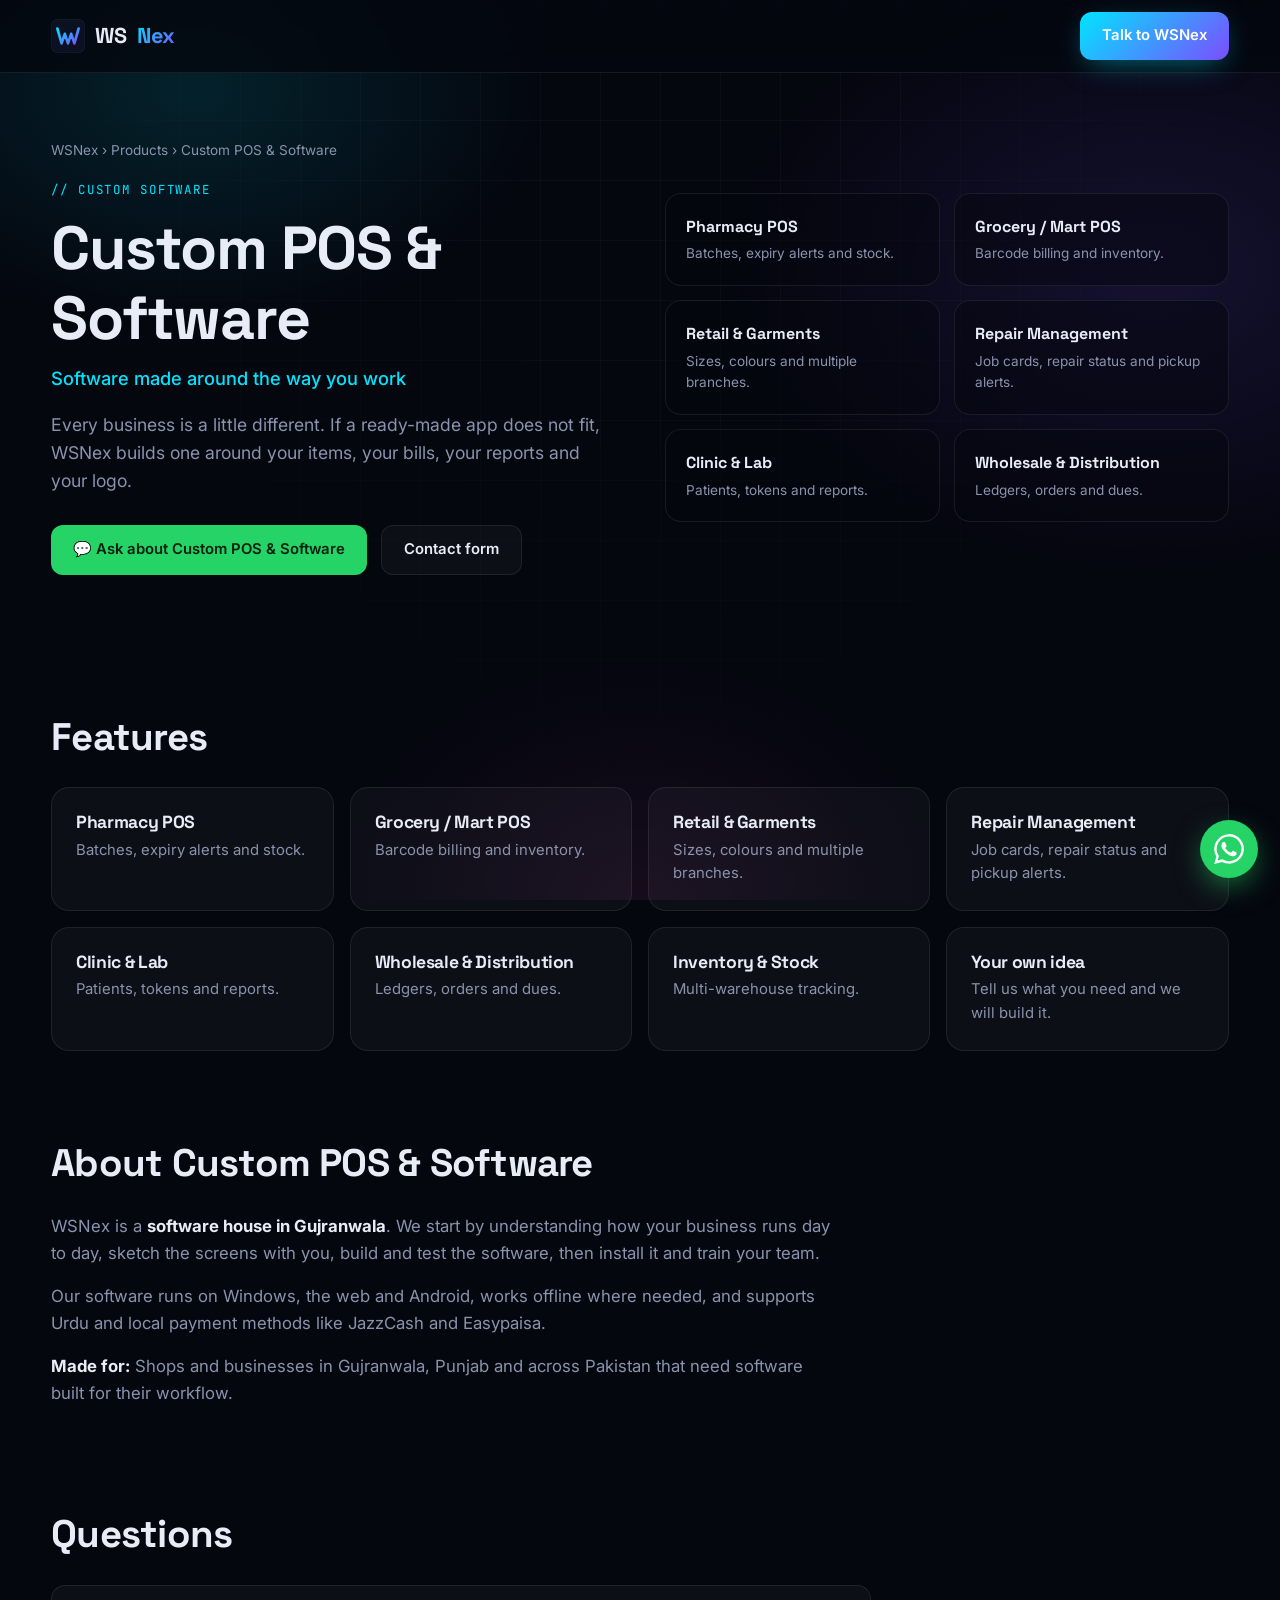
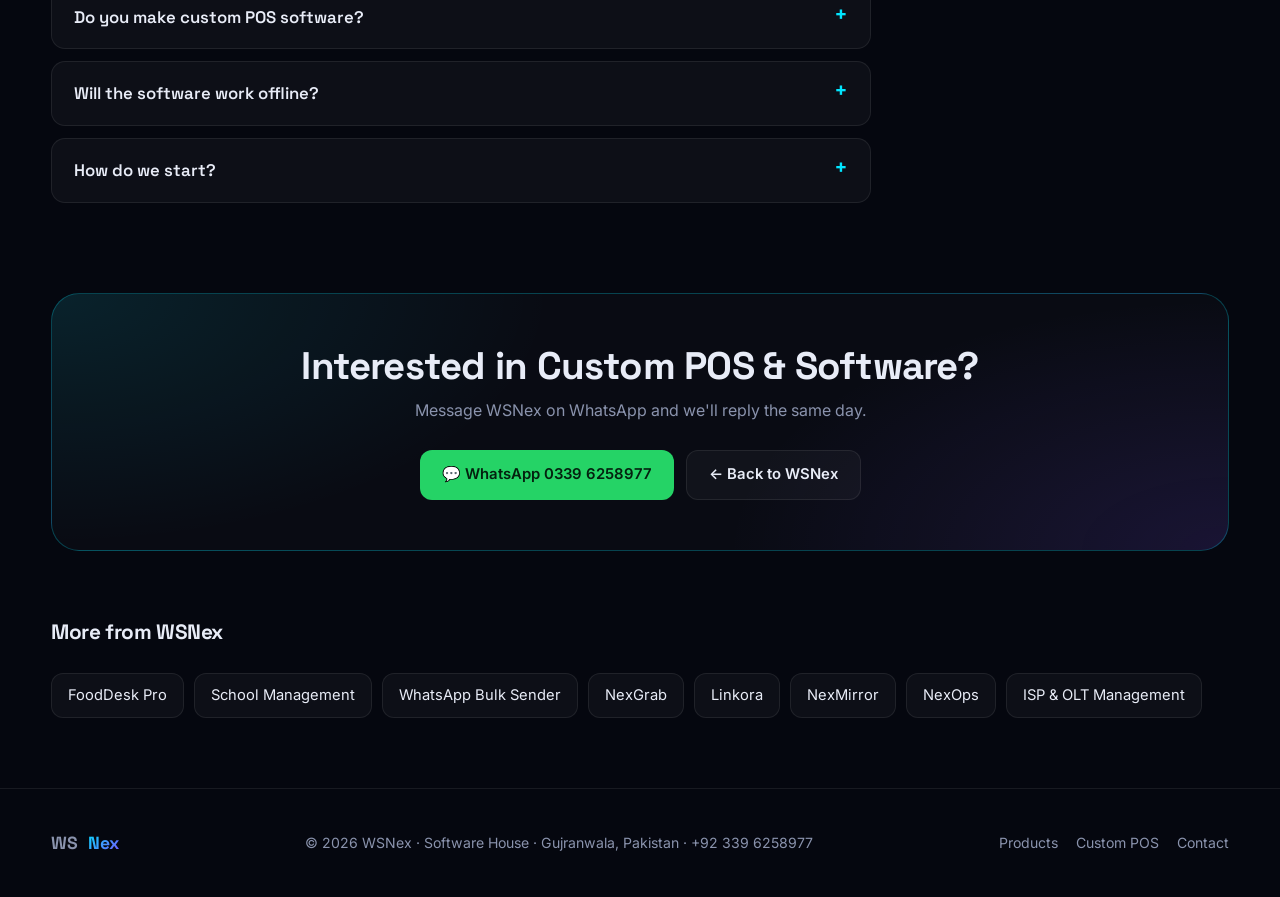
<file: custom-pos.html>
<!DOCTYPE html>
<html lang="en">
<head>
<meta charset="UTF-8">
<meta name="viewport" content="width=device-width, initial-scale=1.0">
<title>Custom POS Software Development in Pakistan | WSNex Gujranwala</title>
<meta name="description" content="WSNex builds custom POS and business software in Pakistan for pharmacies, grocery marts, retail and garment shops, repair shops, clinics, wholesalers and more.">
<meta name="theme-color" content="#05070f">
<link rel="canonical" href="https://wsnex.github.io/custom-pos">
<meta property="og:site_name" content="WSNex">
<meta property="og:type" content="website">
<meta property="og:url" content="https://wsnex.github.io/custom-pos">
<meta property="og:title" content="Custom POS & Software — Software made around the way you work | WSNex">
<meta property="og:description" content="WSNex builds custom POS and business software in Pakistan for pharmacies, grocery marts, retail and garment shops, repair shops, clinics, wholesalers and more.">
<meta property="og:image" content="https://wsnex.github.io/og-image.jpg">
<meta name="twitter:card" content="summary_large_image">
<link rel="icon" type="image/png" sizes="32x32" href="/favicon-32.png">
<link rel="apple-touch-icon" href="/apple-touch-icon.png">
<link rel="preconnect" href="https://fonts.googleapis.com"><link rel="preconnect" href="https://fonts.gstatic.com" crossorigin>
<link href="https://fonts.googleapis.com/css2?family=Space+Grotesk:wght@400;500;600;700&family=Inter:wght@400;500;600&family=JetBrains+Mono:wght@500&display=swap" rel="stylesheet" media="print" onload="this.media='all'">
<link rel="stylesheet" href="/page.css">
<script type="application/ld+json">{"@context": "https://schema.org", "@graph": [{"@type": "Service", "name": "Custom POS & software development", "provider": {"@type": "Organization", "name": "WSNex", "url": "https://wsnex.github.io/", "telephone": "+92-339-6258977"}, "areaServed": "PK", "description": "WSNex builds custom POS and business software in Pakistan for pharmacies, grocery marts, retail and garment shops, repair shops, clinics, wholesalers and more."}, {"@type": "BreadcrumbList", "itemListElement": [{"@type": "ListItem", "position": 1, "name": "WSNex", "item": "https://wsnex.github.io/"}, {"@type": "ListItem", "position": 2, "name": "Custom POS & Software", "item": "https://wsnex.github.io/custom-pos"}]}, {"@type": "FAQPage", "mainEntity": [{"@type": "Question", "name": "Do you make custom POS software?", "acceptedAnswer": {"@type": "Answer", "text": "Yes. We build custom POS for pharmacies, marts, retail, repair shops, clinics, wholesalers and more."}}, {"@type": "Question", "name": "Will the software work offline?", "acceptedAnswer": {"@type": "Answer", "text": "Yes, we can build it to work offline and sync when online."}}, {"@type": "Question", "name": "How do we start?", "acceptedAnswer": {"@type": "Answer", "text": "Message WSNex on WhatsApp at 0339 6258977 and tell us how your business works."}}]}]}</script>
</head>
<body>
<div class="bg-fx"></div><div class="bg-grid"></div>
<a class="skip" href="#main">Skip to content</a>
<nav id="nav" class="scrolled" aria-label="Main">
  <div class="wrap nav-in">
    <a href="/" class="logo">
      <svg viewBox="0 0 64 64"><defs><linearGradient id="lg" x1="0" y1="0" x2="1" y2="1"><stop offset="0" stop-color="#00e5ff"/><stop offset="1" stop-color="#7c4dff"/></linearGradient></defs><rect width="64" height="64" rx="14" fill="#0c1122" stroke="rgba(255,255,255,.12)"/><path d="M12 18l8 28 6-18 6 18 6-18 6 18 8-28" fill="none" stroke="url(#lg)" stroke-width="5" stroke-linejoin="round" stroke-linecap="round"/></svg>
      WS<span class="grad">Nex</span>
    </a>
    <a href="/#contact" class="btn btn-p">Talk to WSNex</a>
  </div>
</nav>
<main id="main">
<header class="p-hero">
  <div class="wrap">
    <div>
      <div class="crumbs"><a href="/">WSNex</a> › <a href="/#projects">Products</a> › Custom POS & Software</div>
      <span class="tag">// Custom software</span>
      <h1>Custom POS & Software</h1>
      <div class="sub" style="color:var(--cyan);font-weight:500;font-size:1.15rem">Software made around the way you work</div>
      <p class="lead">Every business is a little different. If a ready-made app does not fit, WSNex builds one around your items, your bills, your reports and your logo.</p>
      <div class="hero-cta" style="justify-content:flex-start">
        <a href="https://wa.me/923396258977?text=Assalam-o-Alaikum%20WSNex,%20I%20am%20interested%20in%20Custom%20POS%20&%20Software." target="_blank" rel="noopener" class="btn btn-wa">💬 Ask about Custom POS & Software</a>
        <a href="/#contact" class="btn btn-g">Contact form</a>
      </div>
    </div>
    <div class="custom-grid" style="grid-template-columns:1fr 1fr"><div class="cg"><b>Pharmacy POS</b><span>Batches, expiry alerts and stock.</span></div><div class="cg"><b>Grocery / Mart POS</b><span>Barcode billing and inventory.</span></div><div class="cg"><b>Retail & Garments</b><span>Sizes, colours and multiple branches.</span></div><div class="cg"><b>Repair Management</b><span>Job cards, repair status and pickup alerts.</span></div><div class="cg"><b>Clinic & Lab</b><span>Patients, tokens and reports.</span></div><div class="cg"><b>Wholesale & Distribution</b><span>Ledgers, orders and dues.</span></div></div>
  </div>
</header>
<section class="p-sec"><div class="wrap"><h2>Features</h2><div class="p-grid"><div class="p-card"><h3>Pharmacy POS</h3><p>Batches, expiry alerts and stock.</p></div><div class="p-card"><h3>Grocery / Mart POS</h3><p>Barcode billing and inventory.</p></div><div class="p-card"><h3>Retail & Garments</h3><p>Sizes, colours and multiple branches.</p></div><div class="p-card"><h3>Repair Management</h3><p>Job cards, repair status and pickup alerts.</p></div><div class="p-card"><h3>Clinic & Lab</h3><p>Patients, tokens and reports.</p></div><div class="p-card"><h3>Wholesale & Distribution</h3><p>Ledgers, orders and dues.</p></div><div class="p-card"><h3>Inventory & Stock</h3><p>Multi-warehouse tracking.</p></div><div class="p-card"><h3>Your own idea</h3><p>Tell us what you need and we will build it.</p></div></div></div></section>
<section class="p-sec" style="padding-top:20px"><div class="wrap"><h2>About Custom POS & Software</h2><div class="prose"><p>WSNex is a <strong>software house in Gujranwala</strong>. We start by understanding how your business runs day to day, sketch the screens with you, build and test the software, then install it and train your team.</p><p>Our software runs on Windows, the web and Android, works offline where needed, and supports Urdu and local payment methods like JazzCash and Easypaisa.</p><p><strong>Made for:</strong> Shops and businesses in Gujranwala, Punjab and across Pakistan that need software built for their workflow.</p></div></div></section>
<section class="p-sec" style="padding-top:20px"><div class="wrap"><h2>Questions</h2><div class="faq-list" style="margin:0;max-width:820px"><details class="faq"><summary>Do you make custom POS software?</summary><p>Yes. We build custom POS for pharmacies, marts, retail, repair shops, clinics, wholesalers and more.</p></details><details class="faq"><summary>Will the software work offline?</summary><p>Yes, we can build it to work offline and sync when online.</p></details><details class="faq"><summary>How do we start?</summary><p>Message WSNex on WhatsApp at 0339 6258977 and tell us how your business works.</p></details></div></div></section>
<section class="p-sec" style="padding-top:20px"><div class="wrap"><div class="cta-box"><h2>Interested in Custom POS & Software?</h2><p>Message WSNex on WhatsApp and we'll reply the same day.</p><div class="btns"><a href="https://wa.me/923396258977?text=Assalam-o-Alaikum%20WSNex,%20I%20am%20interested%20in%20Custom%20POS%20&%20Software." target="_blank" rel="noopener" class="btn btn-wa">💬 WhatsApp 0339 6258977</a><a href="/" class="btn btn-g">← Back to WSNex</a></div></div></div></section>
<section class="p-sec" style="padding-top:0"><div class="wrap"><h2 style="font-size:1.3rem">More from WSNex</h2><div class="rel"><a href="/fooddesk-pro">FoodDesk Pro</a><a href="/school-management">School Management</a><a href="/whatsapp-bulk-sender">WhatsApp Bulk Sender</a><a href="/nexgrab">NexGrab</a><a href="/linkora">Linkora</a><a href="/nexmirror">NexMirror</a><a href="/nexops">NexOps</a><a href="/isp-olt-management">ISP & OLT Management</a></div></div></section>
</main>
<footer>
  <div class="wrap f-in">
    <a href="/" class="logo" style="font-size:1.1rem">WS<span class="grad">Nex</span></a>
    <span>© 2026 WSNex · Software House · Gujranwala, Pakistan · <a href="tel:+923396258977">+92 339 6258977</a></span>
    <div style="display:flex;gap:18px"><a href="/#projects">Products</a><a href="/custom-pos">Custom POS</a><a href="/#contact">Contact</a></div>
  </div>
</footer>
<a class="wa-float" href="https://wa.me/923396258977?text=Assalam-o-Alaikum%20WSNex!" target="_blank" rel="noopener" aria-label="WhatsApp">
  <svg viewBox="0 0 24 24"><path d="M17.5 14.4c-.3-.1-1.8-.9-2-1s-.5-.1-.7.1-.8 1-1 1.2-.4.2-.7.1a8.1 8.1 0 0 1-4-3.5c-.3-.5.3-.5.9-1.6.1-.2 0-.4 0-.5l-1-2.3c-.2-.6-.5-.5-.7-.5h-.6a1.1 1.1 0 0 0-.8.4 3.4 3.4 0 0 0-1 2.5 5.9 5.9 0 0 0 1.2 3.1 13.4 13.4 0 0 0 5.2 4.6c1.9.8 2.7.9 3.6.7a3.1 3.1 0 0 0 2-1.4 2.5 2.5 0 0 0 .2-1.4c-.1-.2-.3-.3-.6-.4zM12 21.8a9.9 9.9 0 0 1-5-1.4l-.4-.2-3.7 1 1-3.6-.2-.4A9.9 9.9 0 1 1 12 21.8zm0-21.7A11.8 11.8 0 0 0 1.9 17.9L.2 24l6.3-1.7A11.8 11.8 0 1 0 12 .1z"/></svg>
</a>
</body>
</html>
</file>
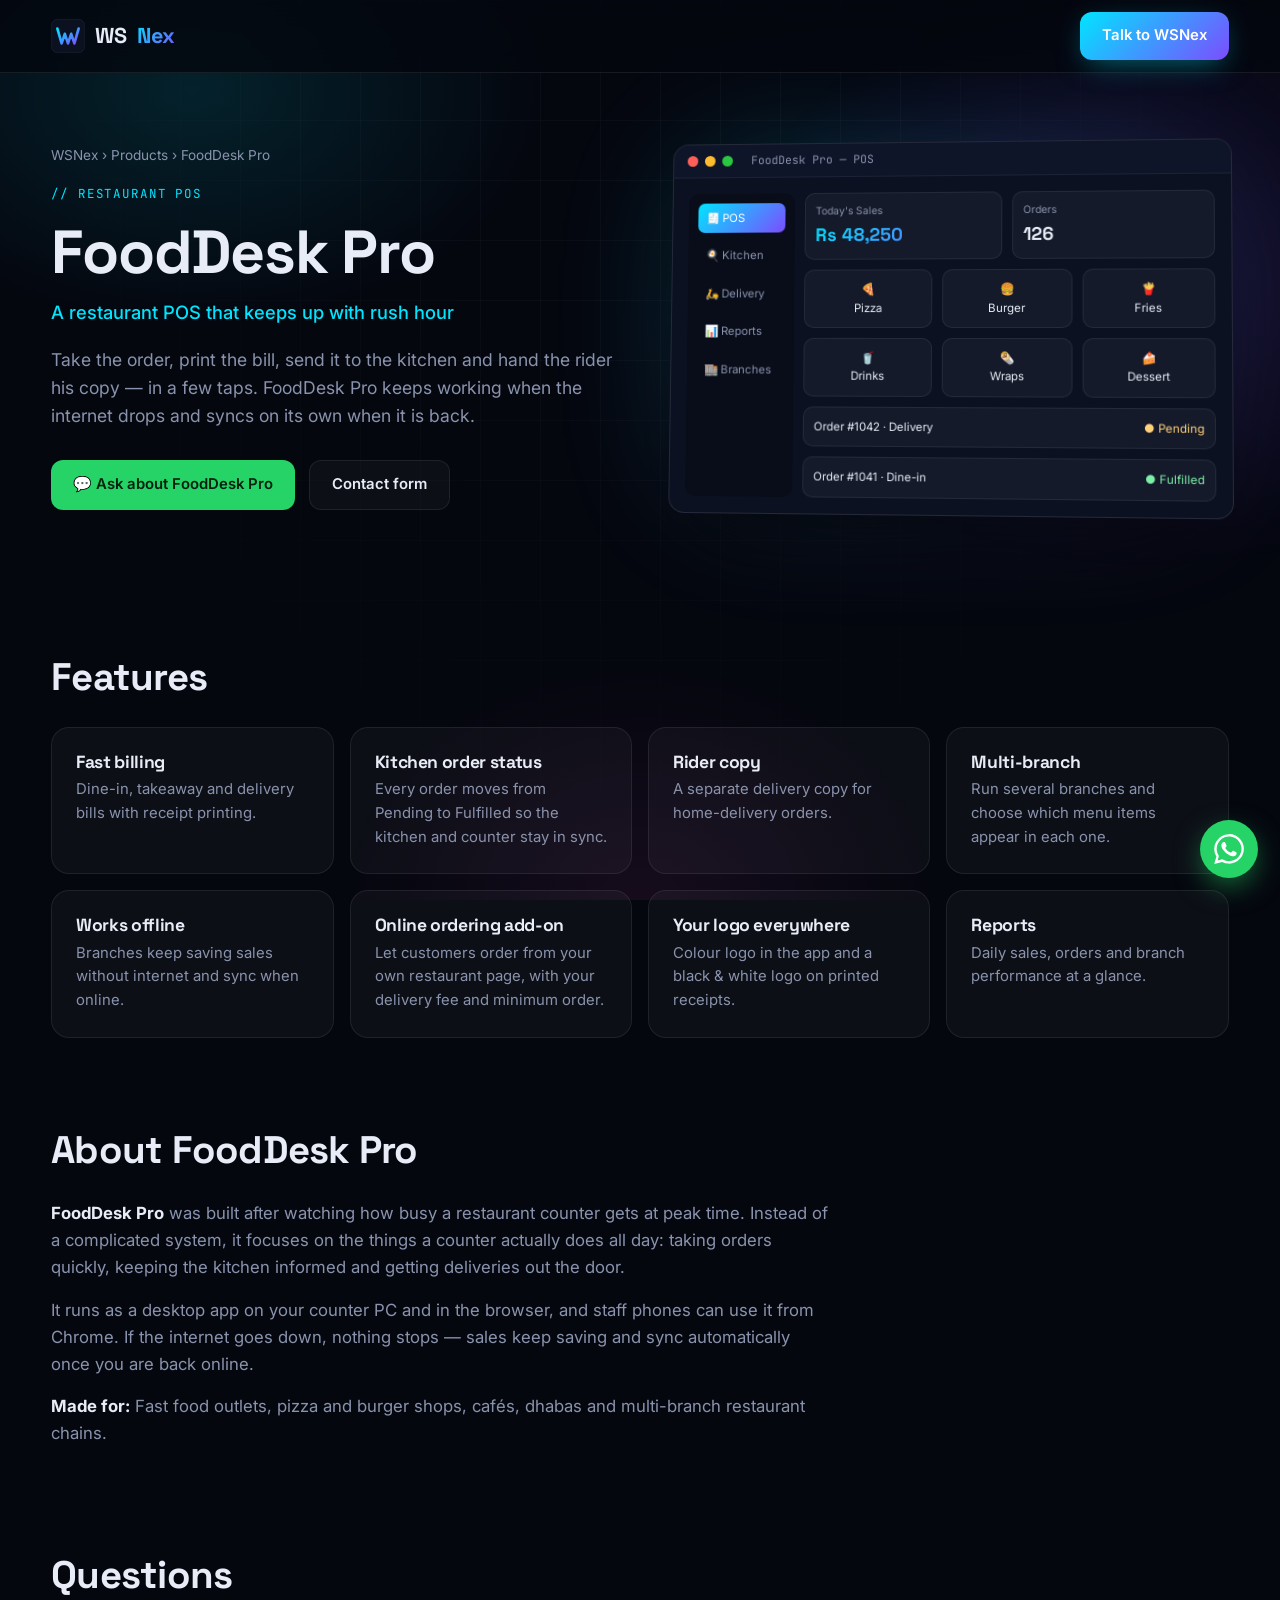
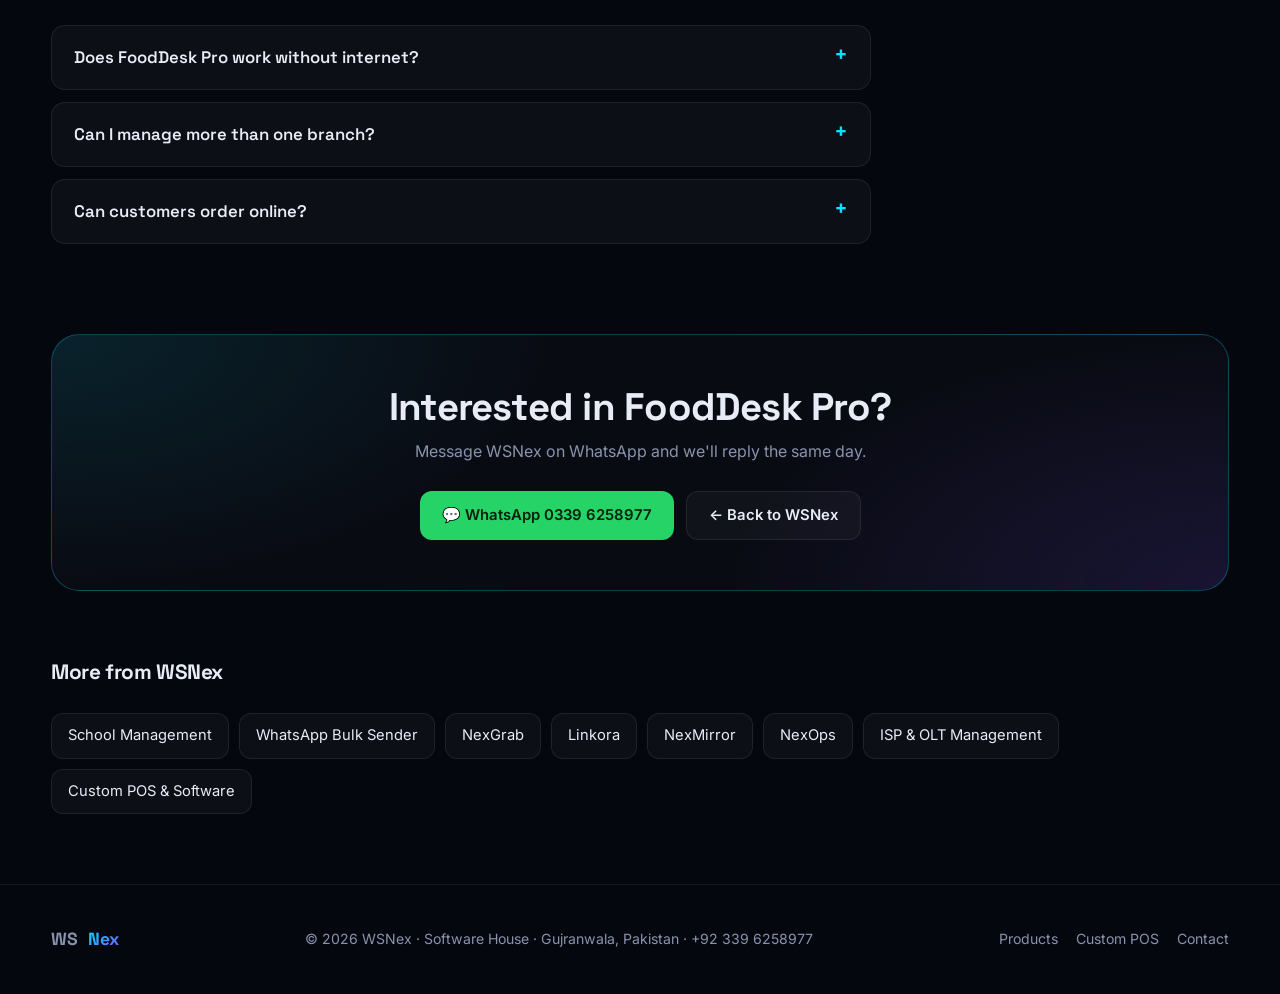
<file: fooddesk-pro.html>
<!DOCTYPE html>
<html lang="en">
<head>
<meta charset="UTF-8">
<meta name="viewport" content="width=device-width, initial-scale=1.0">
<title>FoodDesk Pro — Restaurant POS Software in Pakistan | WSNex</title>
<meta name="description" content="FoodDesk Pro by WSNex is a restaurant POS for Pakistan: fast billing, kitchen order tracking, home delivery rider copy, multi-branch management and offline sync.">
<meta name="theme-color" content="#05070f">
<link rel="canonical" href="https://wsnex.github.io/fooddesk-pro">
<meta property="og:site_name" content="WSNex">
<meta property="og:type" content="website">
<meta property="og:url" content="https://wsnex.github.io/fooddesk-pro">
<meta property="og:title" content="FoodDesk Pro — A restaurant POS that keeps up with rush hour | WSNex">
<meta property="og:description" content="FoodDesk Pro by WSNex is a restaurant POS for Pakistan: fast billing, kitchen order tracking, home delivery rider copy, multi-branch management and offline sync.">
<meta property="og:image" content="https://wsnex.github.io/og-image.jpg">
<meta name="twitter:card" content="summary_large_image">
<link rel="icon" type="image/png" sizes="32x32" href="/favicon-32.png">
<link rel="apple-touch-icon" href="/apple-touch-icon.png">
<link rel="preconnect" href="https://fonts.googleapis.com"><link rel="preconnect" href="https://fonts.gstatic.com" crossorigin>
<link href="https://fonts.googleapis.com/css2?family=Space+Grotesk:wght@400;500;600;700&family=Inter:wght@400;500;600&family=JetBrains+Mono:wght@500&display=swap" rel="stylesheet" media="print" onload="this.media='all'">
<link rel="stylesheet" href="/page.css">
<script type="application/ld+json">{"@context": "https://schema.org", "@graph": [{"@type": "SoftwareApplication", "name": "FoodDesk Pro", "applicationCategory": "BusinessApplication", "operatingSystem": "Windows, Web, Android", "description": "FoodDesk Pro by WSNex is a restaurant POS for Pakistan: fast billing, kitchen order tracking, home delivery rider copy, multi-branch management and offline sync.", "url": "https://wsnex.github.io/fooddesk-pro", "publisher": {"@type": "Organization", "name": "WSNex", "url": "https://wsnex.github.io/"}}, {"@type": "BreadcrumbList", "itemListElement": [{"@type": "ListItem", "position": 1, "name": "WSNex", "item": "https://wsnex.github.io/"}, {"@type": "ListItem", "position": 2, "name": "FoodDesk Pro", "item": "https://wsnex.github.io/fooddesk-pro"}]}, {"@type": "FAQPage", "mainEntity": [{"@type": "Question", "name": "Does FoodDesk Pro work without internet?", "acceptedAnswer": {"@type": "Answer", "text": "Yes. It keeps working offline and syncs branch data automatically when the internet is back."}}, {"@type": "Question", "name": "Can I manage more than one branch?", "acceptedAnswer": {"@type": "Answer", "text": "Yes. FoodDesk Pro supports multiple branches, and you choose which menu products appear in each branch."}}, {"@type": "Question", "name": "Can customers order online?", "acceptedAnswer": {"@type": "Answer", "text": "Yes, with the online ordering add-on. Each restaurant sets its own delivery fee and minimum order."}}]}]}</script>
</head>
<body>
<div class="bg-fx"></div><div class="bg-grid"></div>
<a class="skip" href="#main">Skip to content</a>
<nav id="nav" class="scrolled" aria-label="Main">
  <div class="wrap nav-in">
    <a href="/" class="logo">
      <svg viewBox="0 0 64 64"><defs><linearGradient id="lg" x1="0" y1="0" x2="1" y2="1"><stop offset="0" stop-color="#00e5ff"/><stop offset="1" stop-color="#7c4dff"/></linearGradient></defs><rect width="64" height="64" rx="14" fill="#0c1122" stroke="rgba(255,255,255,.12)"/><path d="M12 18l8 28 6-18 6 18 6-18 6 18 8-28" fill="none" stroke="url(#lg)" stroke-width="5" stroke-linejoin="round" stroke-linecap="round"/></svg>
      WS<span class="grad">Nex</span>
    </a>
    <a href="/#contact" class="btn btn-p">Talk to WSNex</a>
  </div>
</nav>
<main id="main">
<header class="p-hero">
  <div class="wrap">
    <div>
      <div class="crumbs"><a href="/">WSNex</a> › <a href="/#projects">Products</a> › FoodDesk Pro</div>
      <span class="tag">// Restaurant POS</span>
      <h1>FoodDesk Pro</h1>
      <div class="sub" style="color:var(--cyan);font-weight:500;font-size:1.15rem">A restaurant POS that keeps up with rush hour</div>
      <p class="lead">Take the order, print the bill, send it to the kitchen and hand the rider his copy — in a few taps. FoodDesk Pro keeps working when the internet drops and syncs on its own when it is back.</p>
      <div class="hero-cta" style="justify-content:flex-start">
        <a href="https://wa.me/923396258977?text=Assalam-o-Alaikum%20WSNex,%20I%20am%20interested%20in%20FoodDesk%20Pro." target="_blank" rel="noopener" class="btn btn-wa">💬 Ask about FoodDesk Pro</a>
        <a href="/#contact" class="btn btn-g">Contact form</a>
      </div>
    </div>
    <div class="proj-media">
          <div class="win">
            <div class="win-bar"><i></i><i></i><i></i><span>FoodDesk Pro — POS</span></div>
            <div class="win-body mrow">
              <div class="side"><div class="on">🧾 POS</div><div>🍳 Kitchen</div><div>🛵 Delivery</div><div>📊 Reports</div><div>🏬 Branches</div></div>
              <div class="mcol" style="flex:1">
                <div class="mrow">
                  <div class="box" style="flex:1"><div class="lbl">Today's Sales</div><div class="big grad">Rs 48,250</div></div>
                  <div class="box" style="flex:1"><div class="lbl">Orders</div><div class="big">126</div></div>
                </div>
                <div class="mrow" style="flex-wrap:wrap">
                  <div class="box" style="flex:1 1 30%;text-align:center">🍕<div>Pizza</div></div>
                  <div class="box" style="flex:1 1 30%;text-align:center">🍔<div>Burger</div></div>
                  <div class="box" style="flex:1 1 30%;text-align:center">🍟<div>Fries</div></div>
                  <div class="box" style="flex:1 1 30%;text-align:center">🥤<div>Drinks</div></div>
                  <div class="box" style="flex:1 1 30%;text-align:center">🌯<div>Wraps</div></div>
                  <div class="box" style="flex:1 1 30%;text-align:center">🍰<div>Dessert</div></div>
                </div>
                <div class="box"><div class="mrow" style="justify-content:space-between"><span>Order #1042 · Delivery</span><span style="color:#ffd27a">● Pending</span></div></div>
                <div class="box"><div class="mrow" style="justify-content:space-between"><span>Order #1041 · Dine-in</span><span style="color:#7df0a8">● Fulfilled</span></div></div>
              </div>
            </div>
          </div>
        </div>
  </div>
</header>
<section class="p-sec"><div class="wrap"><h2>Features</h2><div class="p-grid"><div class="p-card"><h3>Fast billing</h3><p>Dine-in, takeaway and delivery bills with receipt printing.</p></div><div class="p-card"><h3>Kitchen order status</h3><p>Every order moves from Pending to Fulfilled so the kitchen and counter stay in sync.</p></div><div class="p-card"><h3>Rider copy</h3><p>A separate delivery copy for home-delivery orders.</p></div><div class="p-card"><h3>Multi-branch</h3><p>Run several branches and choose which menu items appear in each one.</p></div><div class="p-card"><h3>Works offline</h3><p>Branches keep saving sales without internet and sync when online.</p></div><div class="p-card"><h3>Online ordering add-on</h3><p>Let customers order from your own restaurant page, with your delivery fee and minimum order.</p></div><div class="p-card"><h3>Your logo everywhere</h3><p>Colour logo in the app and a black & white logo on printed receipts.</p></div><div class="p-card"><h3>Reports</h3><p>Daily sales, orders and branch performance at a glance.</p></div></div></div></section>
<section class="p-sec" style="padding-top:20px"><div class="wrap"><h2>About FoodDesk Pro</h2><div class="prose"><p><strong>FoodDesk Pro</strong> was built after watching how busy a restaurant counter gets at peak time. Instead of a complicated system, it focuses on the things a counter actually does all day: taking orders quickly, keeping the kitchen informed and getting deliveries out the door.</p><p>It runs as a desktop app on your counter PC and in the browser, and staff phones can use it from Chrome. If the internet goes down, nothing stops — sales keep saving and sync automatically once you are back online.</p><p><strong>Made for:</strong> Fast food outlets, pizza and burger shops, cafés, dhabas and multi-branch restaurant chains.</p></div></div></section>
<section class="p-sec" style="padding-top:20px"><div class="wrap"><h2>Questions</h2><div class="faq-list" style="margin:0;max-width:820px"><details class="faq"><summary>Does FoodDesk Pro work without internet?</summary><p>Yes. It keeps working offline and syncs branch data automatically when the internet is back.</p></details><details class="faq"><summary>Can I manage more than one branch?</summary><p>Yes. FoodDesk Pro supports multiple branches, and you choose which menu products appear in each branch.</p></details><details class="faq"><summary>Can customers order online?</summary><p>Yes, with the online ordering add-on. Each restaurant sets its own delivery fee and minimum order.</p></details></div></div></section>
<section class="p-sec" style="padding-top:20px"><div class="wrap"><div class="cta-box"><h2>Interested in FoodDesk Pro?</h2><p>Message WSNex on WhatsApp and we'll reply the same day.</p><div class="btns"><a href="https://wa.me/923396258977?text=Assalam-o-Alaikum%20WSNex,%20I%20am%20interested%20in%20FoodDesk%20Pro." target="_blank" rel="noopener" class="btn btn-wa">💬 WhatsApp 0339 6258977</a><a href="/" class="btn btn-g">← Back to WSNex</a></div></div></div></section>
<section class="p-sec" style="padding-top:0"><div class="wrap"><h2 style="font-size:1.3rem">More from WSNex</h2><div class="rel"><a href="/school-management">School Management</a><a href="/whatsapp-bulk-sender">WhatsApp Bulk Sender</a><a href="/nexgrab">NexGrab</a><a href="/linkora">Linkora</a><a href="/nexmirror">NexMirror</a><a href="/nexops">NexOps</a><a href="/isp-olt-management">ISP & OLT Management</a><a href="/custom-pos">Custom POS & Software</a></div></div></section>
</main>
<footer>
  <div class="wrap f-in">
    <a href="/" class="logo" style="font-size:1.1rem">WS<span class="grad">Nex</span></a>
    <span>© 2026 WSNex · Software House · Gujranwala, Pakistan · <a href="tel:+923396258977">+92 339 6258977</a></span>
    <div style="display:flex;gap:18px"><a href="/#projects">Products</a><a href="/custom-pos">Custom POS</a><a href="/#contact">Contact</a></div>
  </div>
</footer>
<a class="wa-float" href="https://wa.me/923396258977?text=Assalam-o-Alaikum%20WSNex!" target="_blank" rel="noopener" aria-label="WhatsApp">
  <svg viewBox="0 0 24 24"><path d="M17.5 14.4c-.3-.1-1.8-.9-2-1s-.5-.1-.7.1-.8 1-1 1.2-.4.2-.7.1a8.1 8.1 0 0 1-4-3.5c-.3-.5.3-.5.9-1.6.1-.2 0-.4 0-.5l-1-2.3c-.2-.6-.5-.5-.7-.5h-.6a1.1 1.1 0 0 0-.8.4 3.4 3.4 0 0 0-1 2.5 5.9 5.9 0 0 0 1.2 3.1 13.4 13.4 0 0 0 5.2 4.6c1.9.8 2.7.9 3.6.7a3.1 3.1 0 0 0 2-1.4 2.5 2.5 0 0 0 .2-1.4c-.1-.2-.3-.3-.6-.4zM12 21.8a9.9 9.9 0 0 1-5-1.4l-.4-.2-3.7 1 1-3.6-.2-.4A9.9 9.9 0 1 1 12 21.8zm0-21.7A11.8 11.8 0 0 0 1.9 17.9L.2 24l6.3-1.7A11.8 11.8 0 1 0 12 .1z"/></svg>
</a>
</body>
</html>
</file>
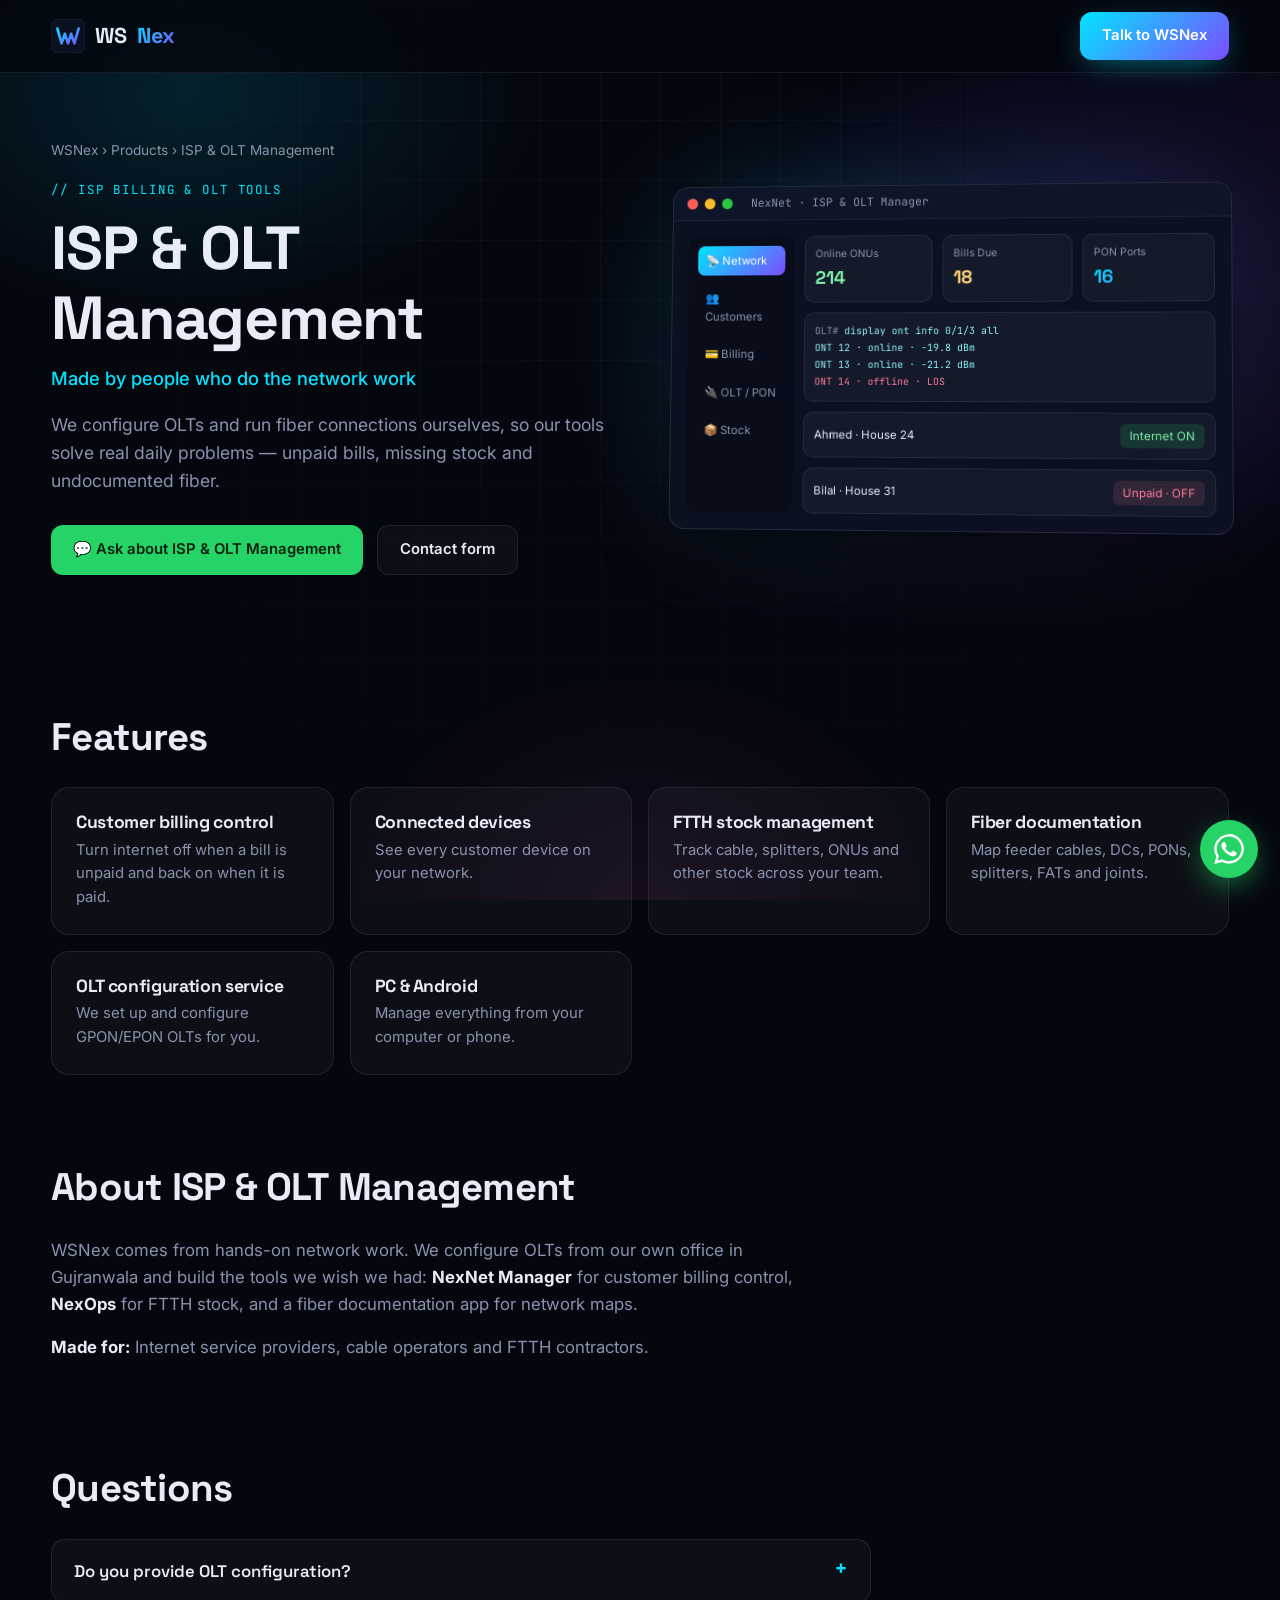
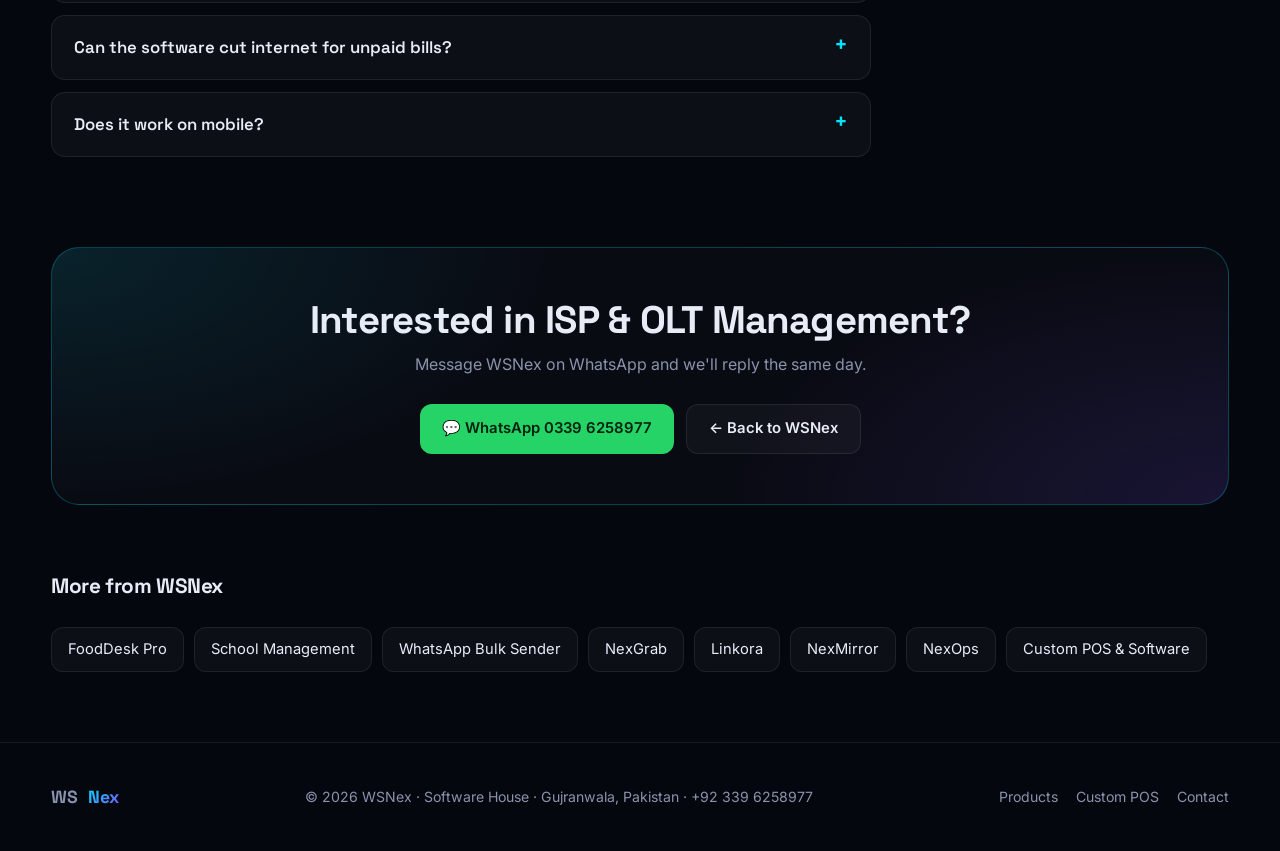
<file: isp-olt-management.html>
<!DOCTYPE html>
<html lang="en">
<head>
<meta charset="UTF-8">
<meta name="viewport" content="width=device-width, initial-scale=1.0">
<title>ISP Billing & OLT Management Software in Pakistan | WSNex</title>
<meta name="description" content="ISP & OLT management by WSNex: see connected customers, switch internet on or off by billing, manage FTTH stock, document fiber networks, plus professional OLT configuration.">
<meta name="theme-color" content="#05070f">
<link rel="canonical" href="https://wsnex.github.io/isp-olt-management">
<meta property="og:site_name" content="WSNex">
<meta property="og:type" content="website">
<meta property="og:url" content="https://wsnex.github.io/isp-olt-management">
<meta property="og:title" content="ISP & OLT Management — Made by people who do the network work | WSNex">
<meta property="og:description" content="ISP & OLT management by WSNex: see connected customers, switch internet on or off by billing, manage FTTH stock, document fiber networks, plus professional OLT configuration.">
<meta property="og:image" content="https://wsnex.github.io/og-image.jpg">
<meta name="twitter:card" content="summary_large_image">
<link rel="icon" type="image/png" sizes="32x32" href="/favicon-32.png">
<link rel="apple-touch-icon" href="/apple-touch-icon.png">
<link rel="preconnect" href="https://fonts.googleapis.com"><link rel="preconnect" href="https://fonts.gstatic.com" crossorigin>
<link href="https://fonts.googleapis.com/css2?family=Space+Grotesk:wght@400;500;600;700&family=Inter:wght@400;500;600&family=JetBrains+Mono:wght@500&display=swap" rel="stylesheet" media="print" onload="this.media='all'">
<link rel="stylesheet" href="/page.css">
<script type="application/ld+json">{"@context": "https://schema.org", "@graph": [{"@type": "SoftwareApplication", "name": "ISP & OLT Management", "applicationCategory": "BusinessApplication", "operatingSystem": "Web, Android", "description": "ISP & OLT management by WSNex: see connected customers, switch internet on or off by billing, manage FTTH stock, document fiber networks, plus professional OLT configuration.", "url": "https://wsnex.github.io/isp-olt-management", "publisher": {"@type": "Organization", "name": "WSNex", "url": "https://wsnex.github.io/"}}, {"@type": "BreadcrumbList", "itemListElement": [{"@type": "ListItem", "position": 1, "name": "WSNex", "item": "https://wsnex.github.io/"}, {"@type": "ListItem", "position": 2, "name": "ISP & OLT Management", "item": "https://wsnex.github.io/isp-olt-management"}]}, {"@type": "FAQPage", "mainEntity": [{"@type": "Question", "name": "Do you provide OLT configuration?", "acceptedAnswer": {"@type": "Answer", "text": "Yes. WSNex offers professional OLT configuration services."}}, {"@type": "Question", "name": "Can the software cut internet for unpaid bills?", "acceptedAnswer": {"@type": "Answer", "text": "Yes. Customer internet can be switched off when unpaid and back on when paid."}}, {"@type": "Question", "name": "Does it work on mobile?", "acceptedAnswer": {"@type": "Answer", "text": "Yes. The tools work on PC and Android."}}]}]}</script>
</head>
<body>
<div class="bg-fx"></div><div class="bg-grid"></div>
<a class="skip" href="#main">Skip to content</a>
<nav id="nav" class="scrolled" aria-label="Main">
  <div class="wrap nav-in">
    <a href="/" class="logo">
      <svg viewBox="0 0 64 64"><defs><linearGradient id="lg" x1="0" y1="0" x2="1" y2="1"><stop offset="0" stop-color="#00e5ff"/><stop offset="1" stop-color="#7c4dff"/></linearGradient></defs><rect width="64" height="64" rx="14" fill="#0c1122" stroke="rgba(255,255,255,.12)"/><path d="M12 18l8 28 6-18 6 18 6-18 6 18 8-28" fill="none" stroke="url(#lg)" stroke-width="5" stroke-linejoin="round" stroke-linecap="round"/></svg>
      WS<span class="grad">Nex</span>
    </a>
    <a href="/#contact" class="btn btn-p">Talk to WSNex</a>
  </div>
</nav>
<main id="main">
<header class="p-hero">
  <div class="wrap">
    <div>
      <div class="crumbs"><a href="/">WSNex</a> › <a href="/#projects">Products</a> › ISP & OLT Management</div>
      <span class="tag">// ISP billing & OLT tools</span>
      <h1>ISP & OLT Management</h1>
      <div class="sub" style="color:var(--cyan);font-weight:500;font-size:1.15rem">Made by people who do the network work</div>
      <p class="lead">We configure OLTs and run fiber connections ourselves, so our tools solve real daily problems — unpaid bills, missing stock and undocumented fiber.</p>
      <div class="hero-cta" style="justify-content:flex-start">
        <a href="https://wa.me/923396258977?text=Assalam-o-Alaikum%20WSNex,%20I%20am%20interested%20in%20ISP%20&%20OLT%20Management." target="_blank" rel="noopener" class="btn btn-wa">💬 Ask about ISP & OLT Management</a>
        <a href="/#contact" class="btn btn-g">Contact form</a>
      </div>
    </div>
    <div class="proj-media">
          <div class="win">
            <div class="win-bar"><i></i><i></i><i></i><span>NexNet · ISP & OLT Manager</span></div>
            <div class="win-body mrow">
              <div class="side"><div class="on">📡 Network</div><div>👥 Customers</div><div>💳 Billing</div><div>🔌 OLT / PON</div><div>📦 Stock</div></div>
              <div class="mcol" style="flex:1">
                <div class="mrow">
                  <div class="box" style="flex:1"><div class="lbl">Online ONUs</div><div class="big" style="color:#7df0a8">214</div></div>
                  <div class="box" style="flex:1"><div class="lbl">Bills Due</div><div class="big" style="color:#ffd27a">18</div></div>
                  <div class="box" style="flex:1"><div class="lbl">PON Ports</div><div class="big grad">16</div></div>
                </div>
                <div class="box mono" style="font-size:.62rem;color:#8ff3ff;line-height:1.7">
                  <span style="color:var(--muted)">OLT#</span> display ont info 0/1/3 all<br>
                  ONT 12 · online · -19.8 dBm<br>
                  ONT 13 · online · -21.2 dBm<br>
                  <span style="color:#ff7a9c">ONT 14 · offline · LOS</span>
                </div>
                <div class="box"><div class="mrow" style="justify-content:space-between;align-items:center"><span>Ahmed · House 24</span><span style="background:rgba(37,211,102,.15);color:#7df0a8;padding:3px 9px;border-radius:6px">Internet ON</span></div></div>
                <div class="box"><div class="mrow" style="justify-content:space-between;align-items:center"><span>Bilal · House 31</span><span style="background:rgba(255,122,156,.12);color:#ff7a9c;padding:3px 9px;border-radius:6px">Unpaid · OFF</span></div></div>
              </div>
            </div>
          </div>
        </div>
  </div>
</header>
<section class="p-sec"><div class="wrap"><h2>Features</h2><div class="p-grid"><div class="p-card"><h3>Customer billing control</h3><p>Turn internet off when a bill is unpaid and back on when it is paid.</p></div><div class="p-card"><h3>Connected devices</h3><p>See every customer device on your network.</p></div><div class="p-card"><h3>FTTH stock management</h3><p>Track cable, splitters, ONUs and other stock across your team.</p></div><div class="p-card"><h3>Fiber documentation</h3><p>Map feeder cables, DCs, PONs, splitters, FATs and joints.</p></div><div class="p-card"><h3>OLT configuration service</h3><p>We set up and configure GPON/EPON OLTs for you.</p></div><div class="p-card"><h3>PC & Android</h3><p>Manage everything from your computer or phone.</p></div></div></div></section>
<section class="p-sec" style="padding-top:20px"><div class="wrap"><h2>About ISP & OLT Management</h2><div class="prose"><p>WSNex comes from hands-on network work. We configure OLTs from our own office in Gujranwala and build the tools we wish we had: <strong>NexNet Manager</strong> for customer billing control, <a href="/nexops" style="color:var(--cyan)"><strong>NexOps</strong></a> for FTTH stock, and a fiber documentation app for network maps.</p><p><strong>Made for:</strong> Internet service providers, cable operators and FTTH contractors.</p></div></div></section>
<section class="p-sec" style="padding-top:20px"><div class="wrap"><h2>Questions</h2><div class="faq-list" style="margin:0;max-width:820px"><details class="faq"><summary>Do you provide OLT configuration?</summary><p>Yes. WSNex offers professional OLT configuration services.</p></details><details class="faq"><summary>Can the software cut internet for unpaid bills?</summary><p>Yes. Customer internet can be switched off when unpaid and back on when paid.</p></details><details class="faq"><summary>Does it work on mobile?</summary><p>Yes. The tools work on PC and Android.</p></details></div></div></section>
<section class="p-sec" style="padding-top:20px"><div class="wrap"><div class="cta-box"><h2>Interested in ISP & OLT Management?</h2><p>Message WSNex on WhatsApp and we'll reply the same day.</p><div class="btns"><a href="https://wa.me/923396258977?text=Assalam-o-Alaikum%20WSNex,%20I%20am%20interested%20in%20ISP%20&%20OLT%20Management." target="_blank" rel="noopener" class="btn btn-wa">💬 WhatsApp 0339 6258977</a><a href="/" class="btn btn-g">← Back to WSNex</a></div></div></div></section>
<section class="p-sec" style="padding-top:0"><div class="wrap"><h2 style="font-size:1.3rem">More from WSNex</h2><div class="rel"><a href="/fooddesk-pro">FoodDesk Pro</a><a href="/school-management">School Management</a><a href="/whatsapp-bulk-sender">WhatsApp Bulk Sender</a><a href="/nexgrab">NexGrab</a><a href="/linkora">Linkora</a><a href="/nexmirror">NexMirror</a><a href="/nexops">NexOps</a><a href="/custom-pos">Custom POS & Software</a></div></div></section>
</main>
<footer>
  <div class="wrap f-in">
    <a href="/" class="logo" style="font-size:1.1rem">WS<span class="grad">Nex</span></a>
    <span>© 2026 WSNex · Software House · Gujranwala, Pakistan · <a href="tel:+923396258977">+92 339 6258977</a></span>
    <div style="display:flex;gap:18px"><a href="/#projects">Products</a><a href="/custom-pos">Custom POS</a><a href="/#contact">Contact</a></div>
  </div>
</footer>
<a class="wa-float" href="https://wa.me/923396258977?text=Assalam-o-Alaikum%20WSNex!" target="_blank" rel="noopener" aria-label="WhatsApp">
  <svg viewBox="0 0 24 24"><path d="M17.5 14.4c-.3-.1-1.8-.9-2-1s-.5-.1-.7.1-.8 1-1 1.2-.4.2-.7.1a8.1 8.1 0 0 1-4-3.5c-.3-.5.3-.5.9-1.6.1-.2 0-.4 0-.5l-1-2.3c-.2-.6-.5-.5-.7-.5h-.6a1.1 1.1 0 0 0-.8.4 3.4 3.4 0 0 0-1 2.5 5.9 5.9 0 0 0 1.2 3.1 13.4 13.4 0 0 0 5.2 4.6c1.9.8 2.7.9 3.6.7a3.1 3.1 0 0 0 2-1.4 2.5 2.5 0 0 0 .2-1.4c-.1-.2-.3-.3-.6-.4zM12 21.8a9.9 9.9 0 0 1-5-1.4l-.4-.2-3.7 1 1-3.6-.2-.4A9.9 9.9 0 1 1 12 21.8zm0-21.7A11.8 11.8 0 0 0 1.9 17.9L.2 24l6.3-1.7A11.8 11.8 0 1 0 12 .1z"/></svg>
</a>
</body>
</html>
</file>
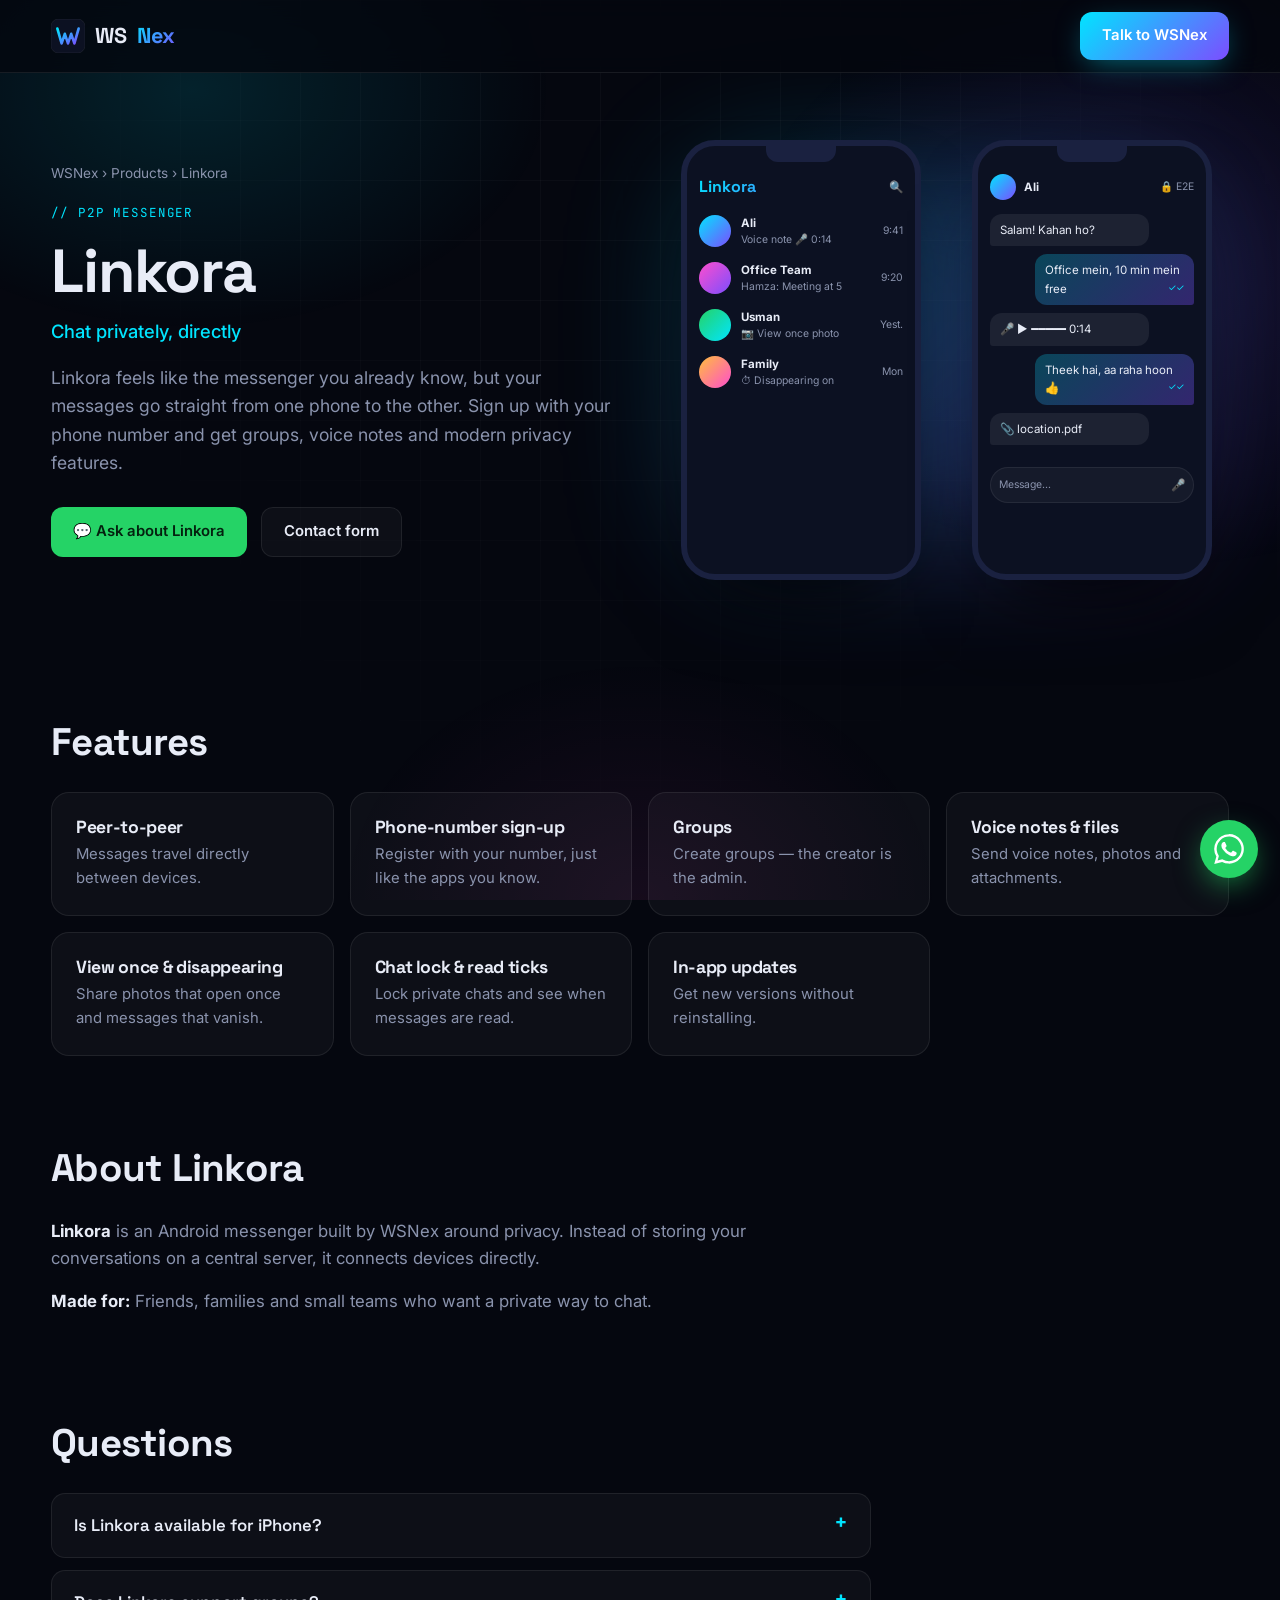
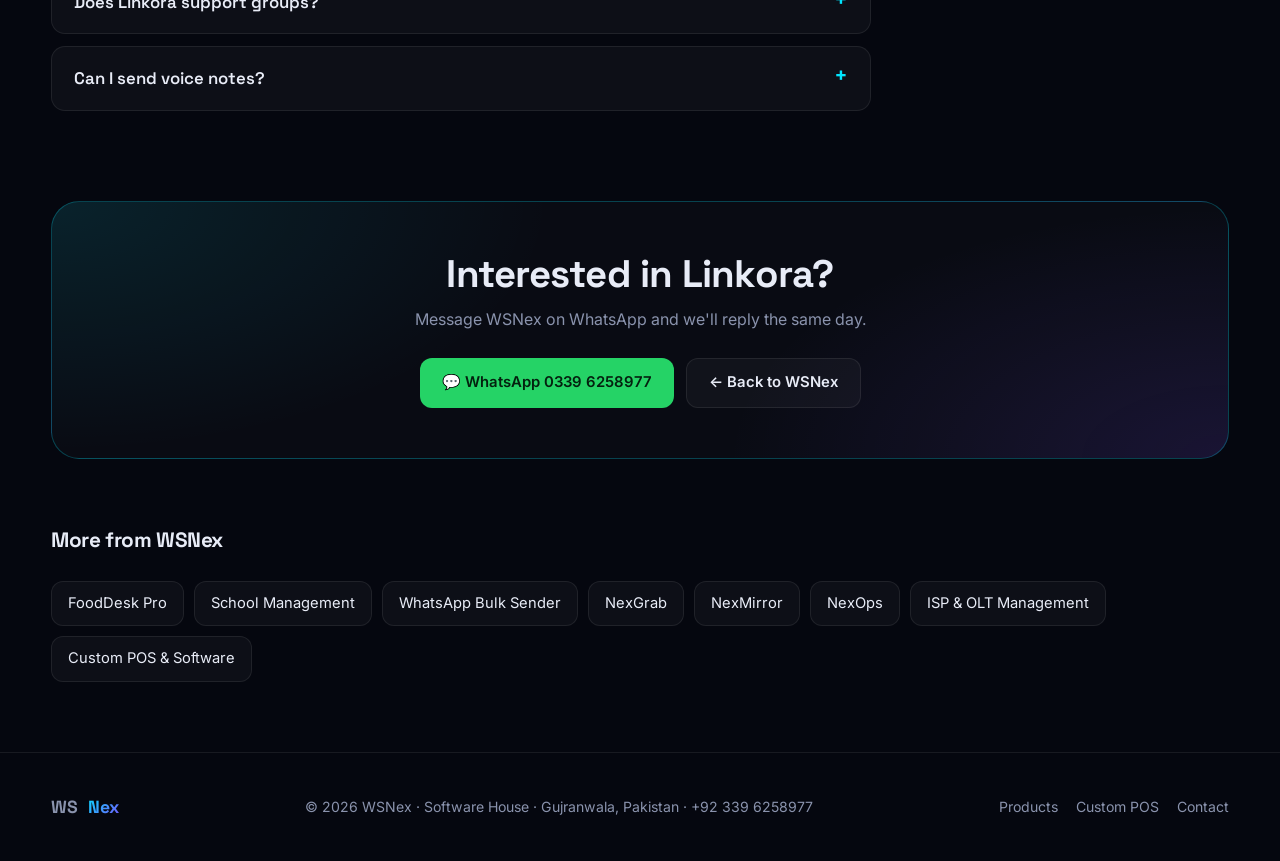
<file: linkora.html>
<!DOCTYPE html>
<html lang="en">
<head>
<meta charset="UTF-8">
<meta name="viewport" content="width=device-width, initial-scale=1.0">
<title>Linkora — Private Peer-to-Peer Messenger for Android | WSNex</title>
<meta name="description" content="Linkora by WSNex is a private, peer-to-peer messaging app for Android with phone-number sign-up, groups, voice notes, view-once photos, disappearing messages and chat lock.">
<meta name="theme-color" content="#05070f">
<link rel="canonical" href="https://wsnex.github.io/linkora">
<meta property="og:site_name" content="WSNex">
<meta property="og:type" content="website">
<meta property="og:url" content="https://wsnex.github.io/linkora">
<meta property="og:title" content="Linkora — Chat privately, directly | WSNex">
<meta property="og:description" content="Linkora by WSNex is a private, peer-to-peer messaging app for Android with phone-number sign-up, groups, voice notes, view-once photos, disappearing messages and chat lock.">
<meta property="og:image" content="https://wsnex.github.io/og-image.jpg">
<meta name="twitter:card" content="summary_large_image">
<link rel="icon" type="image/png" sizes="32x32" href="/favicon-32.png">
<link rel="apple-touch-icon" href="/apple-touch-icon.png">
<link rel="preconnect" href="https://fonts.googleapis.com"><link rel="preconnect" href="https://fonts.gstatic.com" crossorigin>
<link href="https://fonts.googleapis.com/css2?family=Space+Grotesk:wght@400;500;600;700&family=Inter:wght@400;500;600&family=JetBrains+Mono:wght@500&display=swap" rel="stylesheet" media="print" onload="this.media='all'">
<link rel="stylesheet" href="/page.css">
<script type="application/ld+json">{"@context": "https://schema.org", "@graph": [{"@type": "SoftwareApplication", "name": "Linkora", "applicationCategory": "CommunicationApplication", "operatingSystem": "Android", "description": "Linkora by WSNex is a private, peer-to-peer messaging app for Android with phone-number sign-up, groups, voice notes, view-once photos, disappearing messages and chat lock.", "url": "https://wsnex.github.io/linkora", "publisher": {"@type": "Organization", "name": "WSNex", "url": "https://wsnex.github.io/"}}, {"@type": "BreadcrumbList", "itemListElement": [{"@type": "ListItem", "position": 1, "name": "WSNex", "item": "https://wsnex.github.io/"}, {"@type": "ListItem", "position": 2, "name": "Linkora", "item": "https://wsnex.github.io/linkora"}]}, {"@type": "FAQPage", "mainEntity": [{"@type": "Question", "name": "Is Linkora available for iPhone?", "acceptedAnswer": {"@type": "Answer", "text": "Linkora is currently built for Android."}}, {"@type": "Question", "name": "Does Linkora support groups?", "acceptedAnswer": {"@type": "Answer", "text": "Yes. The person who creates a group becomes its admin."}}, {"@type": "Question", "name": "Can I send voice notes?", "acceptedAnswer": {"@type": "Answer", "text": "Yes, along with photos, files and view-once media."}}]}]}</script>
</head>
<body>
<div class="bg-fx"></div><div class="bg-grid"></div>
<a class="skip" href="#main">Skip to content</a>
<nav id="nav" class="scrolled" aria-label="Main">
  <div class="wrap nav-in">
    <a href="/" class="logo">
      <svg viewBox="0 0 64 64"><defs><linearGradient id="lg" x1="0" y1="0" x2="1" y2="1"><stop offset="0" stop-color="#00e5ff"/><stop offset="1" stop-color="#7c4dff"/></linearGradient></defs><rect width="64" height="64" rx="14" fill="#0c1122" stroke="rgba(255,255,255,.12)"/><path d="M12 18l8 28 6-18 6 18 6-18 6 18 8-28" fill="none" stroke="url(#lg)" stroke-width="5" stroke-linejoin="round" stroke-linecap="round"/></svg>
      WS<span class="grad">Nex</span>
    </a>
    <a href="/#contact" class="btn btn-p">Talk to WSNex</a>
  </div>
</nav>
<main id="main">
<header class="p-hero">
  <div class="wrap">
    <div>
      <div class="crumbs"><a href="/">WSNex</a> › <a href="/#projects">Products</a> › Linkora</div>
      <span class="tag">// P2P messenger</span>
      <h1>Linkora</h1>
      <div class="sub" style="color:var(--cyan);font-weight:500;font-size:1.15rem">Chat privately, directly</div>
      <p class="lead">Linkora feels like the messenger you already know, but your messages go straight from one phone to the other. Sign up with your phone number and get groups, voice notes and modern privacy features.</p>
      <div class="hero-cta" style="justify-content:flex-start">
        <a href="https://wa.me/923396258977?text=Assalam-o-Alaikum%20WSNex,%20I%20am%20interested%20in%20Linkora." target="_blank" rel="noopener" class="btn btn-wa">💬 Ask about Linkora</a>
        <a href="/#contact" class="btn btn-g">Contact form</a>
      </div>
    </div>
    <div class="proj-media">
          <div class="dual">
            <div class="phone">
              <div class="notch"></div>
              <div class="mrow" style="align-items:center;margin-bottom:14px"><b style="font-family:'Space Grotesk';font-size:1rem;flex:1" class="grad">Linkora</b><span>🔍</span></div>
              <div class="mcol" style="gap:12px">
                <div class="mrow" style="align-items:center"><div style="width:32px;height:32px;border-radius:50%;background:linear-gradient(135deg,#00e5ff,#7c4dff)"></div><div style="flex:1"><b>Ali</b><div class="lbl">Voice note 🎤 0:14</div></div><span class="lbl">9:41</span></div>
                <div class="mrow" style="align-items:center"><div style="width:32px;height:32px;border-radius:50%;background:linear-gradient(135deg,#ff4ecd,#7c4dff)"></div><div style="flex:1"><b>Office Team</b><div class="lbl">Hamza: Meeting at 5</div></div><span class="lbl">9:20</span></div>
                <div class="mrow" style="align-items:center"><div style="width:32px;height:32px;border-radius:50%;background:linear-gradient(135deg,#25d366,#00e5ff)"></div><div style="flex:1"><b>Usman</b><div class="lbl">📷 View once photo</div></div><span class="lbl">Yest.</span></div>
                <div class="mrow" style="align-items:center"><div style="width:32px;height:32px;border-radius:50%;background:linear-gradient(135deg,#ffbe3c,#ff4ecd)"></div><div style="flex:1"><b>Family</b><div class="lbl">⏱ Disappearing on</div></div><span class="lbl">Mon</span></div>
              </div>
            </div>
            <div class="phone">
              <div class="notch"></div>
              <div class="mrow" style="align-items:center;margin-bottom:14px;gap:8px"><div style="width:26px;height:26px;border-radius:50%;background:linear-gradient(135deg,#00e5ff,#7c4dff)"></div><b style="flex:1">Ali</b><span class="lbl">🔒 E2E</span></div>
              <div class="bubble in">Salam! Kahan ho?</div>
              <div class="bubble out">Office mein, 10 min mein free <span class="ticks">✓✓</span></div>
              <div class="bubble in">🎤 ▶ ━━━━━ 0:14</div>
              <div class="bubble out">Theek hai, aa raha hoon 👍 <span class="ticks">✓✓</span></div>
              <div class="bubble in">📎 location.pdf</div>
              <div class="box mrow" style="margin-top:22px;padding:8px;align-items:center;border-radius:20px"><span class="lbl" style="flex:1">Message…</span><span>🎤</span></div>
            </div>
          </div>
        </div>
  </div>
</header>
<section class="p-sec"><div class="wrap"><h2>Features</h2><div class="p-grid"><div class="p-card"><h3>Peer-to-peer</h3><p>Messages travel directly between devices.</p></div><div class="p-card"><h3>Phone-number sign-up</h3><p>Register with your number, just like the apps you know.</p></div><div class="p-card"><h3>Groups</h3><p>Create groups — the creator is the admin.</p></div><div class="p-card"><h3>Voice notes & files</h3><p>Send voice notes, photos and attachments.</p></div><div class="p-card"><h3>View once & disappearing</h3><p>Share photos that open once and messages that vanish.</p></div><div class="p-card"><h3>Chat lock & read ticks</h3><p>Lock private chats and see when messages are read.</p></div><div class="p-card"><h3>In-app updates</h3><p>Get new versions without reinstalling.</p></div></div></div></section>
<section class="p-sec" style="padding-top:20px"><div class="wrap"><h2>About Linkora</h2><div class="prose"><p><strong>Linkora</strong> is an Android messenger built by WSNex around privacy. Instead of storing your conversations on a central server, it connects devices directly.</p><p><strong>Made for:</strong> Friends, families and small teams who want a private way to chat.</p></div></div></section>
<section class="p-sec" style="padding-top:20px"><div class="wrap"><h2>Questions</h2><div class="faq-list" style="margin:0;max-width:820px"><details class="faq"><summary>Is Linkora available for iPhone?</summary><p>Linkora is currently built for Android.</p></details><details class="faq"><summary>Does Linkora support groups?</summary><p>Yes. The person who creates a group becomes its admin.</p></details><details class="faq"><summary>Can I send voice notes?</summary><p>Yes, along with photos, files and view-once media.</p></details></div></div></section>
<section class="p-sec" style="padding-top:20px"><div class="wrap"><div class="cta-box"><h2>Interested in Linkora?</h2><p>Message WSNex on WhatsApp and we'll reply the same day.</p><div class="btns"><a href="https://wa.me/923396258977?text=Assalam-o-Alaikum%20WSNex,%20I%20am%20interested%20in%20Linkora." target="_blank" rel="noopener" class="btn btn-wa">💬 WhatsApp 0339 6258977</a><a href="/" class="btn btn-g">← Back to WSNex</a></div></div></div></section>
<section class="p-sec" style="padding-top:0"><div class="wrap"><h2 style="font-size:1.3rem">More from WSNex</h2><div class="rel"><a href="/fooddesk-pro">FoodDesk Pro</a><a href="/school-management">School Management</a><a href="/whatsapp-bulk-sender">WhatsApp Bulk Sender</a><a href="/nexgrab">NexGrab</a><a href="/nexmirror">NexMirror</a><a href="/nexops">NexOps</a><a href="/isp-olt-management">ISP & OLT Management</a><a href="/custom-pos">Custom POS & Software</a></div></div></section>
</main>
<footer>
  <div class="wrap f-in">
    <a href="/" class="logo" style="font-size:1.1rem">WS<span class="grad">Nex</span></a>
    <span>© 2026 WSNex · Software House · Gujranwala, Pakistan · <a href="tel:+923396258977">+92 339 6258977</a></span>
    <div style="display:flex;gap:18px"><a href="/#projects">Products</a><a href="/custom-pos">Custom POS</a><a href="/#contact">Contact</a></div>
  </div>
</footer>
<a class="wa-float" href="https://wa.me/923396258977?text=Assalam-o-Alaikum%20WSNex!" target="_blank" rel="noopener" aria-label="WhatsApp">
  <svg viewBox="0 0 24 24"><path d="M17.5 14.4c-.3-.1-1.8-.9-2-1s-.5-.1-.7.1-.8 1-1 1.2-.4.2-.7.1a8.1 8.1 0 0 1-4-3.5c-.3-.5.3-.5.9-1.6.1-.2 0-.4 0-.5l-1-2.3c-.2-.6-.5-.5-.7-.5h-.6a1.1 1.1 0 0 0-.8.4 3.4 3.4 0 0 0-1 2.5 5.9 5.9 0 0 0 1.2 3.1 13.4 13.4 0 0 0 5.2 4.6c1.9.8 2.7.9 3.6.7a3.1 3.1 0 0 0 2-1.4 2.5 2.5 0 0 0 .2-1.4c-.1-.2-.3-.3-.6-.4zM12 21.8a9.9 9.9 0 0 1-5-1.4l-.4-.2-3.7 1 1-3.6-.2-.4A9.9 9.9 0 1 1 12 21.8zm0-21.7A11.8 11.8 0 0 0 1.9 17.9L.2 24l6.3-1.7A11.8 11.8 0 1 0 12 .1z"/></svg>
</a>
</body>
</html>
</file>
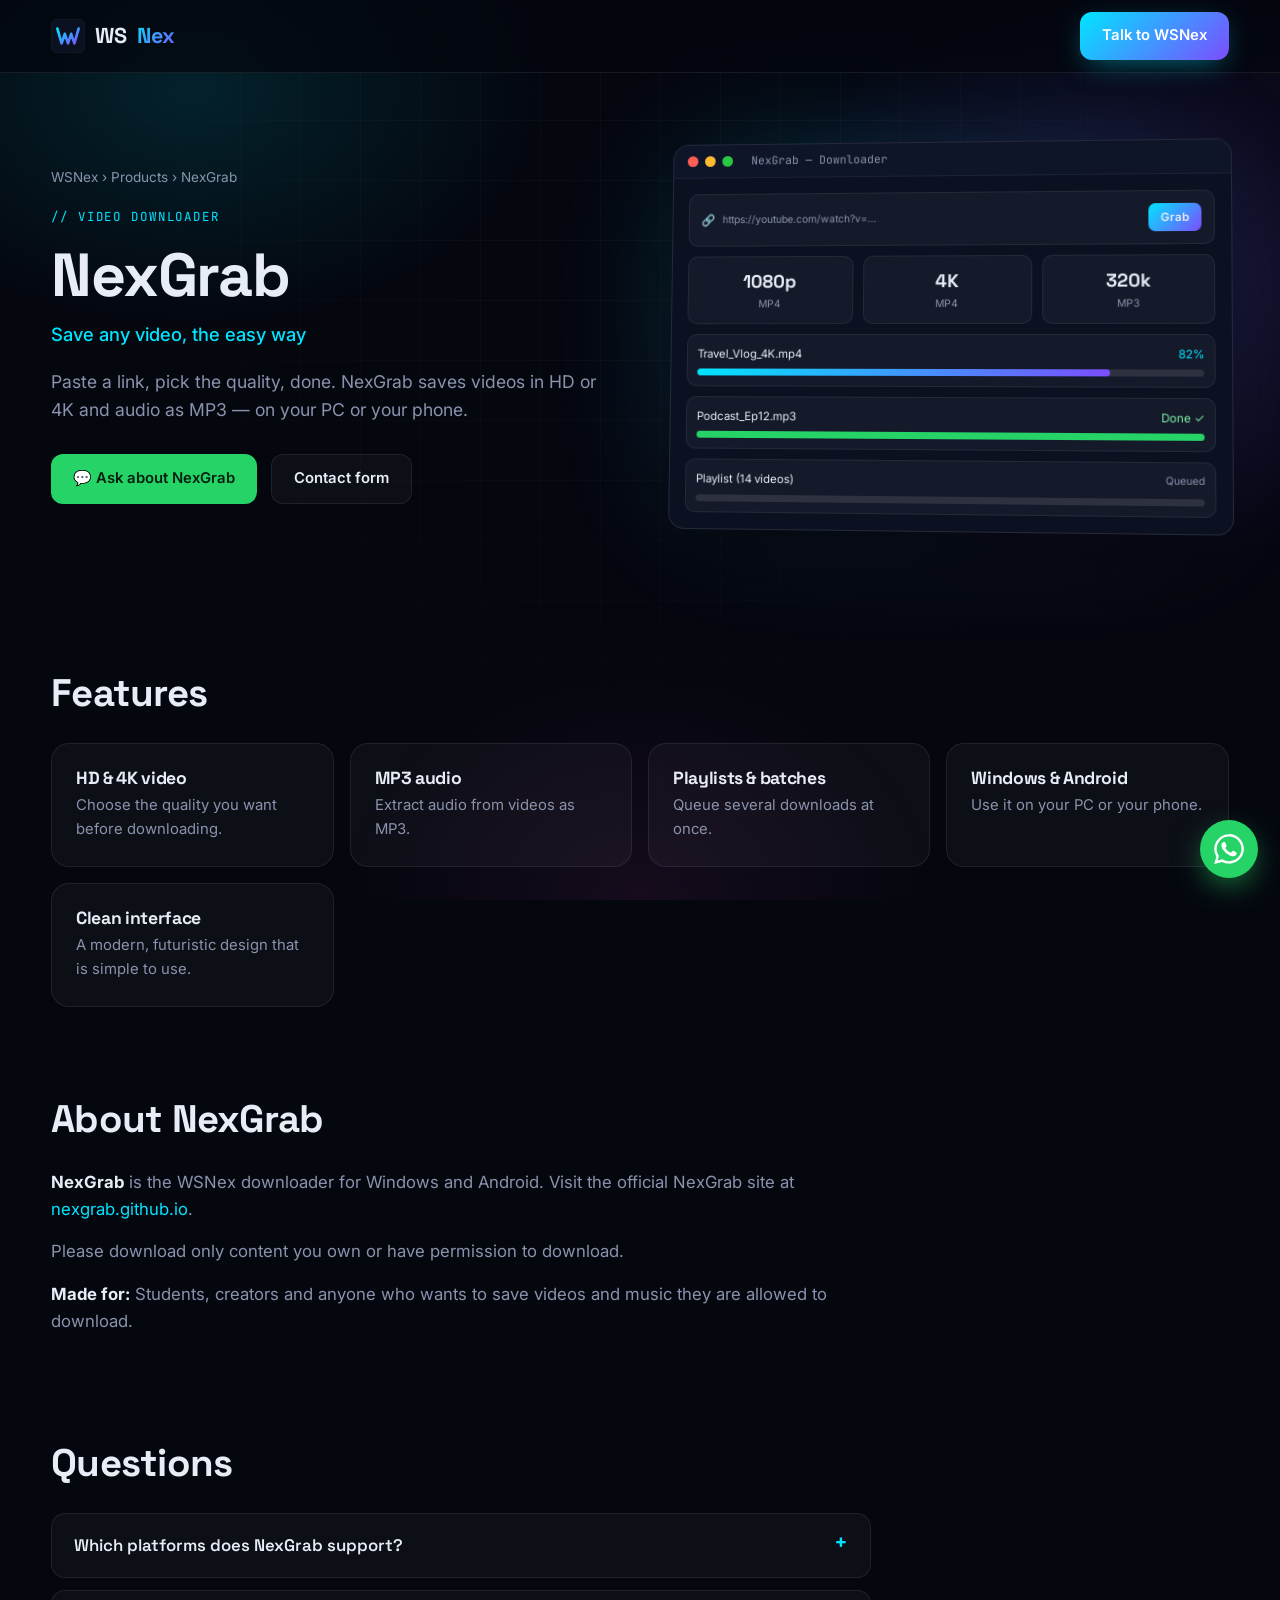
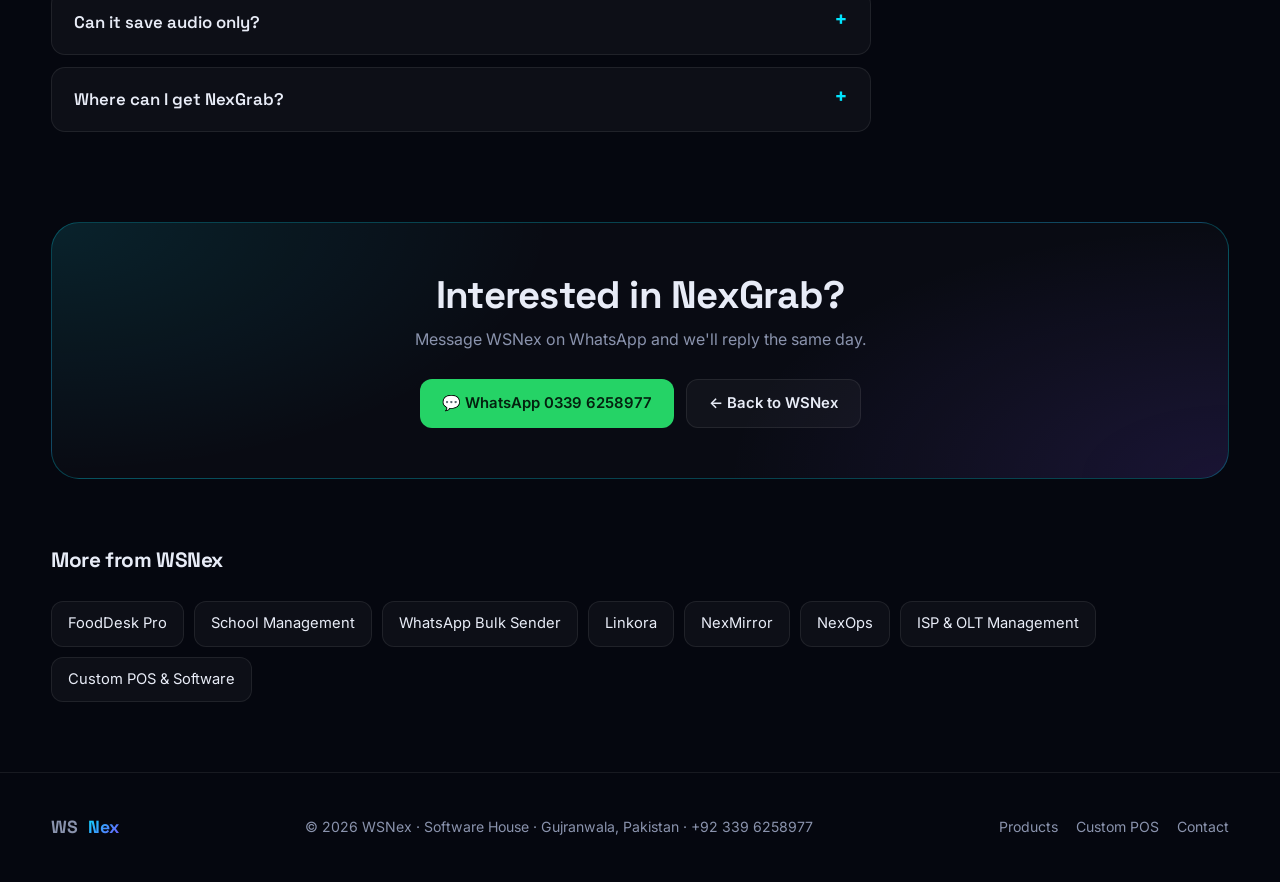
<file: nexgrab.html>
<!DOCTYPE html>
<html lang="en">
<head>
<meta charset="UTF-8">
<meta name="viewport" content="width=device-width, initial-scale=1.0">
<title>NexGrab — HD, 4K & MP3 Video Downloader for Windows and Android | WSNex</title>
<meta name="description" content="NexGrab by WSNex is a fast video and audio downloader for Windows and Android: save videos in HD or 4K and music as MP3, with playlist support.">
<meta name="theme-color" content="#05070f">
<link rel="canonical" href="https://wsnex.github.io/nexgrab">
<meta property="og:site_name" content="WSNex">
<meta property="og:type" content="website">
<meta property="og:url" content="https://wsnex.github.io/nexgrab">
<meta property="og:title" content="NexGrab — Save any video, the easy way | WSNex">
<meta property="og:description" content="NexGrab by WSNex is a fast video and audio downloader for Windows and Android: save videos in HD or 4K and music as MP3, with playlist support.">
<meta property="og:image" content="https://wsnex.github.io/og-image.jpg">
<meta name="twitter:card" content="summary_large_image">
<link rel="icon" type="image/png" sizes="32x32" href="/favicon-32.png">
<link rel="apple-touch-icon" href="/apple-touch-icon.png">
<link rel="preconnect" href="https://fonts.googleapis.com"><link rel="preconnect" href="https://fonts.gstatic.com" crossorigin>
<link href="https://fonts.googleapis.com/css2?family=Space+Grotesk:wght@400;500;600;700&family=Inter:wght@400;500;600&family=JetBrains+Mono:wght@500&display=swap" rel="stylesheet" media="print" onload="this.media='all'">
<link rel="stylesheet" href="/page.css">
<script type="application/ld+json">{"@context": "https://schema.org", "@graph": [{"@type": "SoftwareApplication", "name": "NexGrab", "applicationCategory": "MultimediaApplication", "operatingSystem": "Windows, Android", "description": "NexGrab by WSNex is a fast video and audio downloader for Windows and Android: save videos in HD or 4K and music as MP3, with playlist support.", "url": "https://nexgrab.github.io/", "publisher": {"@type": "Organization", "name": "WSNex", "url": "https://wsnex.github.io/"}}, {"@type": "BreadcrumbList", "itemListElement": [{"@type": "ListItem", "position": 1, "name": "WSNex", "item": "https://wsnex.github.io/"}, {"@type": "ListItem", "position": 2, "name": "NexGrab", "item": "https://wsnex.github.io/nexgrab"}]}, {"@type": "FAQPage", "mainEntity": [{"@type": "Question", "name": "Which platforms does NexGrab support?", "acceptedAnswer": {"@type": "Answer", "text": "Windows and Android."}}, {"@type": "Question", "name": "Can it save audio only?", "acceptedAnswer": {"@type": "Answer", "text": "Yes, NexGrab can save audio as MP3."}}, {"@type": "Question", "name": "Where can I get NexGrab?", "acceptedAnswer": {"@type": "Answer", "text": "From the official site at nexgrab.github.io."}}]}]}</script>
</head>
<body>
<div class="bg-fx"></div><div class="bg-grid"></div>
<a class="skip" href="#main">Skip to content</a>
<nav id="nav" class="scrolled" aria-label="Main">
  <div class="wrap nav-in">
    <a href="/" class="logo">
      <svg viewBox="0 0 64 64"><defs><linearGradient id="lg" x1="0" y1="0" x2="1" y2="1"><stop offset="0" stop-color="#00e5ff"/><stop offset="1" stop-color="#7c4dff"/></linearGradient></defs><rect width="64" height="64" rx="14" fill="#0c1122" stroke="rgba(255,255,255,.12)"/><path d="M12 18l8 28 6-18 6 18 6-18 6 18 8-28" fill="none" stroke="url(#lg)" stroke-width="5" stroke-linejoin="round" stroke-linecap="round"/></svg>
      WS<span class="grad">Nex</span>
    </a>
    <a href="/#contact" class="btn btn-p">Talk to WSNex</a>
  </div>
</nav>
<main id="main">
<header class="p-hero">
  <div class="wrap">
    <div>
      <div class="crumbs"><a href="/">WSNex</a> › <a href="/#projects">Products</a> › NexGrab</div>
      <span class="tag">// Video downloader</span>
      <h1>NexGrab</h1>
      <div class="sub" style="color:var(--cyan);font-weight:500;font-size:1.15rem">Save any video, the easy way</div>
      <p class="lead">Paste a link, pick the quality, done. NexGrab saves videos in HD or 4K and audio as MP3 — on your PC or your phone.</p>
      <div class="hero-cta" style="justify-content:flex-start">
        <a href="https://wa.me/923396258977?text=Assalam-o-Alaikum%20WSNex,%20I%20am%20interested%20in%20NexGrab." target="_blank" rel="noopener" class="btn btn-wa">💬 Ask about NexGrab</a>
        <a href="/#contact" class="btn btn-g">Contact form</a>
      </div>
    </div>
    <div class="proj-media">
          <div class="win">
            <div class="win-bar"><i></i><i></i><i></i><span>NexGrab — Downloader</span></div>
            <div class="win-body mcol">
              <div class="box mrow" style="align-items:center;gap:8px;padding:12px"><span>🔗</span><span class="lbl" style="flex:1">https://youtube.com/watch?v=…</span><span style="background:var(--grad);padding:5px 12px;border-radius:7px;font-weight:600">Grab</span></div>
              <div class="mrow">
                <div class="box" style="flex:1;text-align:center"><div class="big">1080p</div><div class="lbl">MP4</div></div>
                <div class="box" style="flex:1;text-align:center"><div class="big">4K</div><div class="lbl">MP4</div></div>
                <div class="box" style="flex:1;text-align:center"><div class="big">320k</div><div class="lbl">MP3</div></div>
              </div>
              <div class="box"><div class="mrow" style="justify-content:space-between;margin-bottom:6px"><span>Travel_Vlog_4K.mp4</span><span style="color:var(--cyan)">82%</span></div><div class="bar"><div style="width:82%;height:100%;background:var(--grad);border-radius:5px"></div></div></div>
              <div class="box"><div class="mrow" style="justify-content:space-between;margin-bottom:6px"><span>Podcast_Ep12.mp3</span><span style="color:#7df0a8">Done ✓</span></div><div class="bar"><div style="width:100%;height:100%;background:#25d366;border-radius:5px"></div></div></div>
              <div class="box"><div class="mrow" style="justify-content:space-between;margin-bottom:6px"><span>Playlist (14 videos)</span><span class="lbl">Queued</span></div><div class="bar"></div></div>
            </div>
          </div>
        </div>
  </div>
</header>
<section class="p-sec"><div class="wrap"><h2>Features</h2><div class="p-grid"><div class="p-card"><h3>HD & 4K video</h3><p>Choose the quality you want before downloading.</p></div><div class="p-card"><h3>MP3 audio</h3><p>Extract audio from videos as MP3.</p></div><div class="p-card"><h3>Playlists & batches</h3><p>Queue several downloads at once.</p></div><div class="p-card"><h3>Windows & Android</h3><p>Use it on your PC or your phone.</p></div><div class="p-card"><h3>Clean interface</h3><p>A modern, futuristic design that is simple to use.</p></div></div></div></section>
<section class="p-sec" style="padding-top:20px"><div class="wrap"><h2>About NexGrab</h2><div class="prose"><p><strong>NexGrab</strong> is the WSNex downloader for Windows and Android. Visit the official NexGrab site at <a href="https://nexgrab.github.io/" style="color:var(--cyan)">nexgrab.github.io</a>.</p><p>Please download only content you own or have permission to download.</p><p><strong>Made for:</strong> Students, creators and anyone who wants to save videos and music they are allowed to download.</p></div></div></section>
<section class="p-sec" style="padding-top:20px"><div class="wrap"><h2>Questions</h2><div class="faq-list" style="margin:0;max-width:820px"><details class="faq"><summary>Which platforms does NexGrab support?</summary><p>Windows and Android.</p></details><details class="faq"><summary>Can it save audio only?</summary><p>Yes, NexGrab can save audio as MP3.</p></details><details class="faq"><summary>Where can I get NexGrab?</summary><p>From the official site at nexgrab.github.io.</p></details></div></div></section>
<section class="p-sec" style="padding-top:20px"><div class="wrap"><div class="cta-box"><h2>Interested in NexGrab?</h2><p>Message WSNex on WhatsApp and we'll reply the same day.</p><div class="btns"><a href="https://wa.me/923396258977?text=Assalam-o-Alaikum%20WSNex,%20I%20am%20interested%20in%20NexGrab." target="_blank" rel="noopener" class="btn btn-wa">💬 WhatsApp 0339 6258977</a><a href="/" class="btn btn-g">← Back to WSNex</a></div></div></div></section>
<section class="p-sec" style="padding-top:0"><div class="wrap"><h2 style="font-size:1.3rem">More from WSNex</h2><div class="rel"><a href="/fooddesk-pro">FoodDesk Pro</a><a href="/school-management">School Management</a><a href="/whatsapp-bulk-sender">WhatsApp Bulk Sender</a><a href="/linkora">Linkora</a><a href="/nexmirror">NexMirror</a><a href="/nexops">NexOps</a><a href="/isp-olt-management">ISP & OLT Management</a><a href="/custom-pos">Custom POS & Software</a></div></div></section>
</main>
<footer>
  <div class="wrap f-in">
    <a href="/" class="logo" style="font-size:1.1rem">WS<span class="grad">Nex</span></a>
    <span>© 2026 WSNex · Software House · Gujranwala, Pakistan · <a href="tel:+923396258977">+92 339 6258977</a></span>
    <div style="display:flex;gap:18px"><a href="/#projects">Products</a><a href="/custom-pos">Custom POS</a><a href="/#contact">Contact</a></div>
  </div>
</footer>
<a class="wa-float" href="https://wa.me/923396258977?text=Assalam-o-Alaikum%20WSNex!" target="_blank" rel="noopener" aria-label="WhatsApp">
  <svg viewBox="0 0 24 24"><path d="M17.5 14.4c-.3-.1-1.8-.9-2-1s-.5-.1-.7.1-.8 1-1 1.2-.4.2-.7.1a8.1 8.1 0 0 1-4-3.5c-.3-.5.3-.5.9-1.6.1-.2 0-.4 0-.5l-1-2.3c-.2-.6-.5-.5-.7-.5h-.6a1.1 1.1 0 0 0-.8.4 3.4 3.4 0 0 0-1 2.5 5.9 5.9 0 0 0 1.2 3.1 13.4 13.4 0 0 0 5.2 4.6c1.9.8 2.7.9 3.6.7a3.1 3.1 0 0 0 2-1.4 2.5 2.5 0 0 0 .2-1.4c-.1-.2-.3-.3-.6-.4zM12 21.8a9.9 9.9 0 0 1-5-1.4l-.4-.2-3.7 1 1-3.6-.2-.4A9.9 9.9 0 1 1 12 21.8zm0-21.7A11.8 11.8 0 0 0 1.9 17.9L.2 24l6.3-1.7A11.8 11.8 0 1 0 12 .1z"/></svg>
</a>
</body>
</html>
</file>
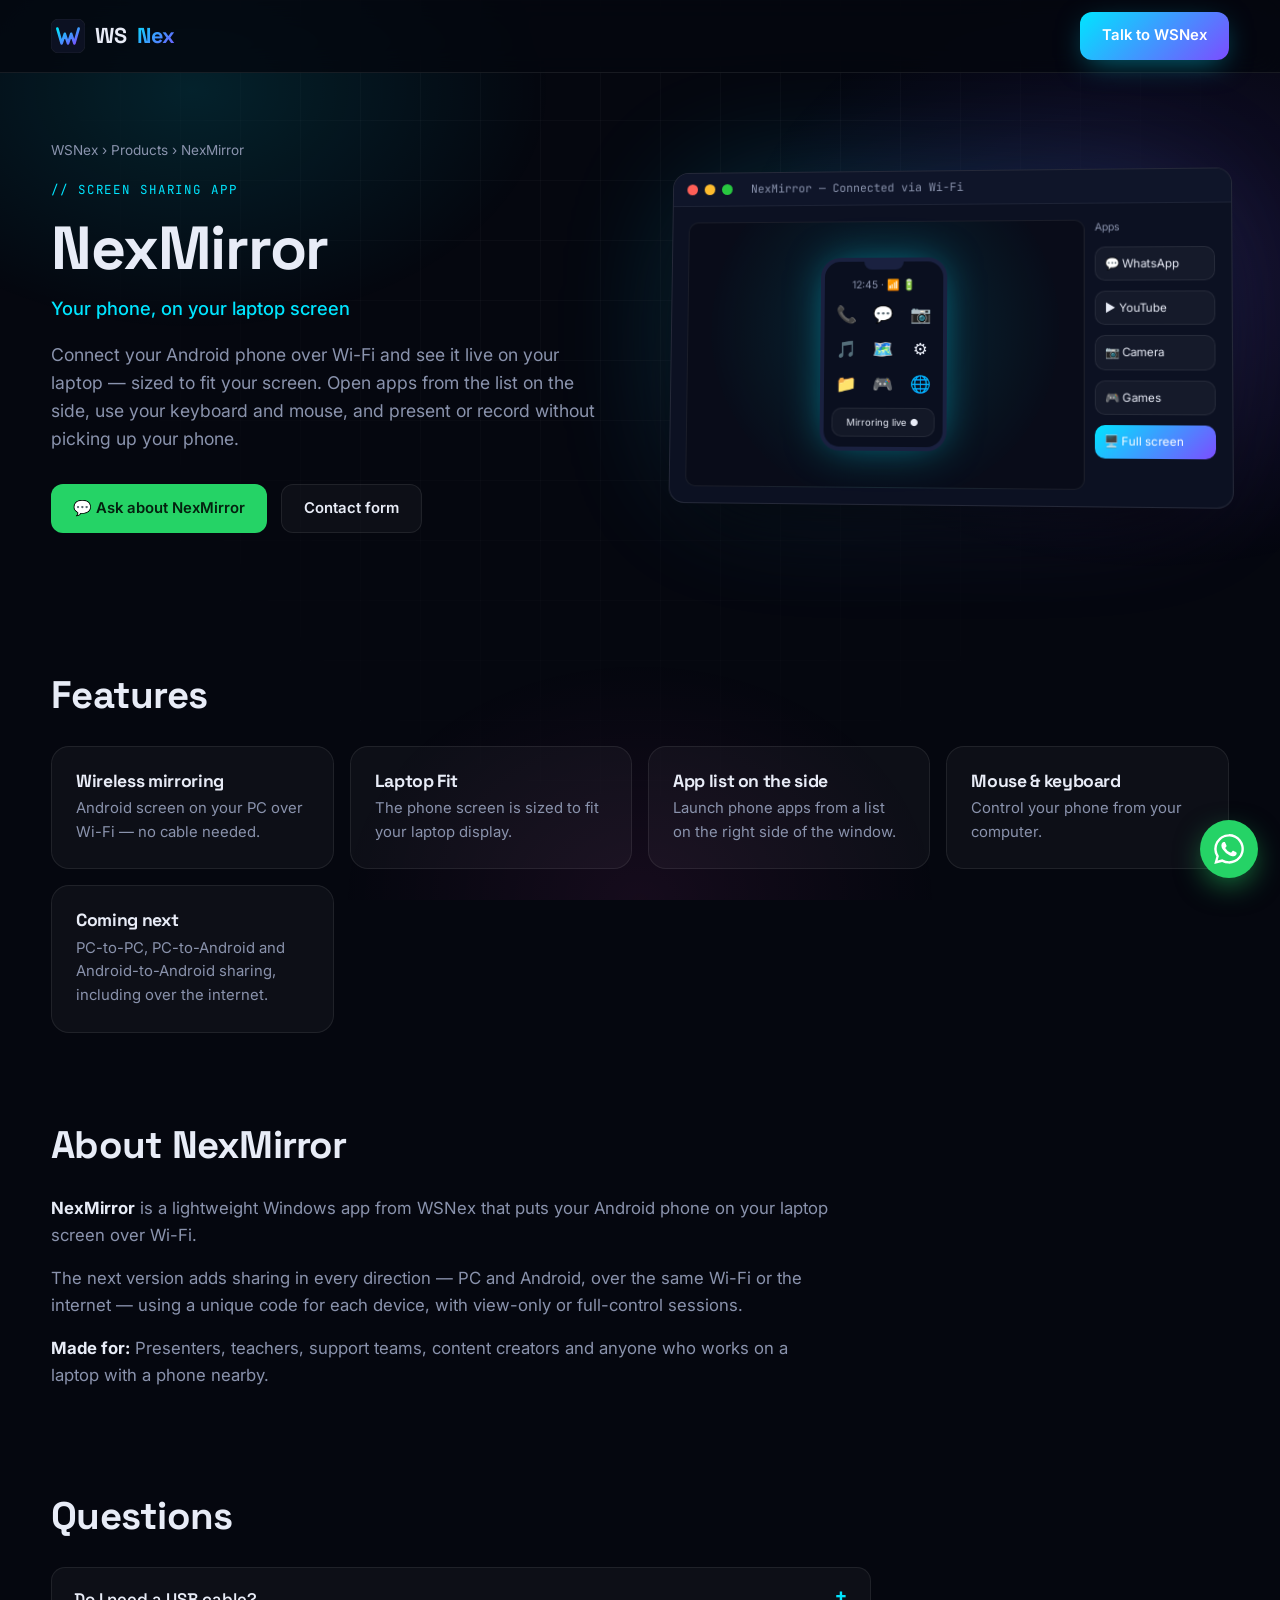
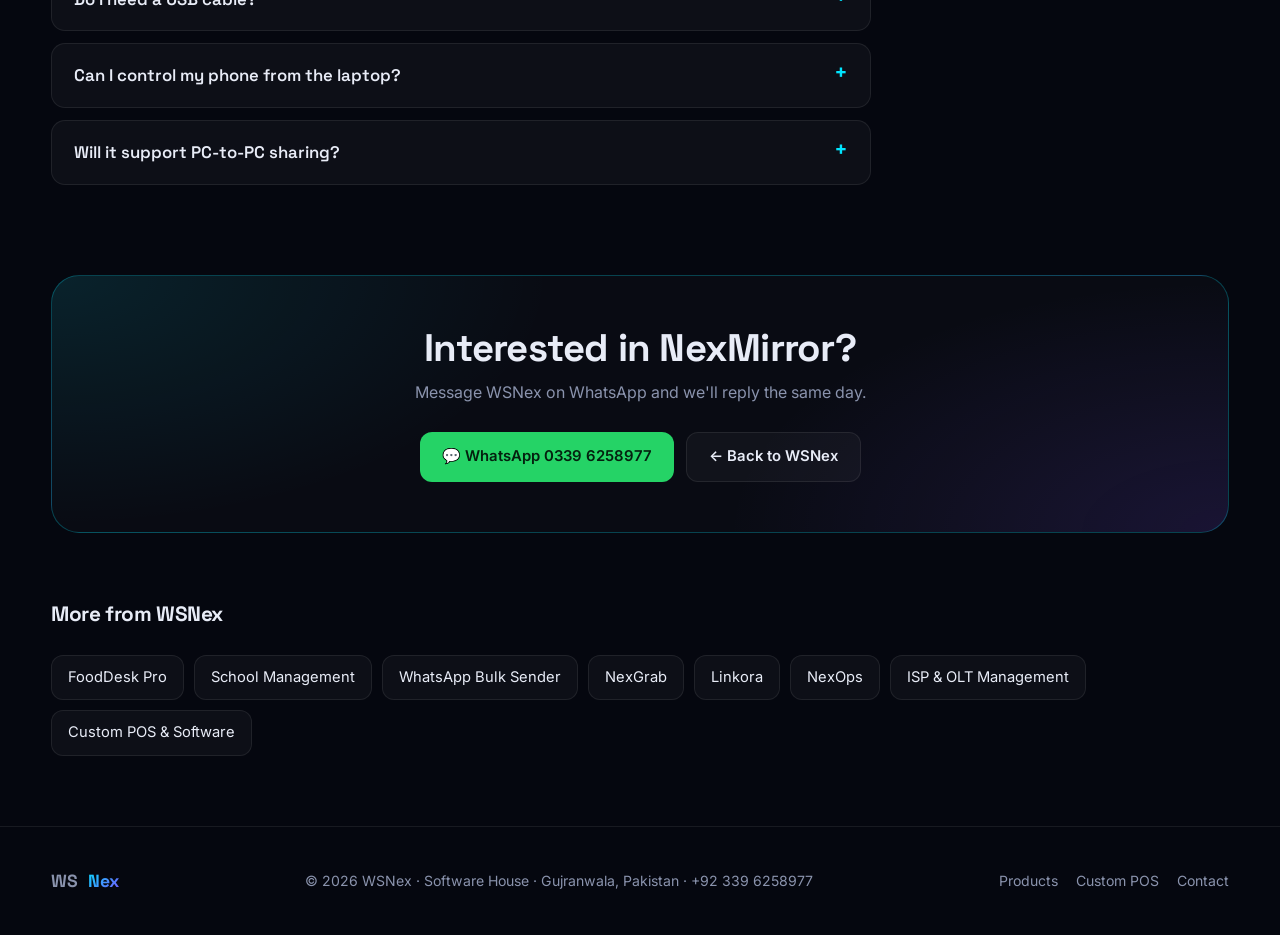
<file: nexmirror.html>
<!DOCTYPE html>
<html lang="en">
<head>
<meta charset="UTF-8">
<meta name="viewport" content="width=device-width, initial-scale=1.0">
<title>NexMirror — Show Your Android Screen on Your Laptop over Wi-Fi | WSNex</title>
<meta name="description" content="NexMirror by WSNex shows your Android phone screen on your Windows laptop over Wi-Fi, sized to fit your screen, with an app list on the side and mouse & keyboard control.">
<meta name="theme-color" content="#05070f">
<link rel="canonical" href="https://wsnex.github.io/nexmirror">
<meta property="og:site_name" content="WSNex">
<meta property="og:type" content="website">
<meta property="og:url" content="https://wsnex.github.io/nexmirror">
<meta property="og:title" content="NexMirror — Your phone, on your laptop screen | WSNex">
<meta property="og:description" content="NexMirror by WSNex shows your Android phone screen on your Windows laptop over Wi-Fi, sized to fit your screen, with an app list on the side and mouse & keyboard control.">
<meta property="og:image" content="https://wsnex.github.io/og-image.jpg">
<meta name="twitter:card" content="summary_large_image">
<link rel="icon" type="image/png" sizes="32x32" href="/favicon-32.png">
<link rel="apple-touch-icon" href="/apple-touch-icon.png">
<link rel="preconnect" href="https://fonts.googleapis.com"><link rel="preconnect" href="https://fonts.gstatic.com" crossorigin>
<link href="https://fonts.googleapis.com/css2?family=Space+Grotesk:wght@400;500;600;700&family=Inter:wght@400;500;600&family=JetBrains+Mono:wght@500&display=swap" rel="stylesheet" media="print" onload="this.media='all'">
<link rel="stylesheet" href="/page.css">
<script type="application/ld+json">{"@context": "https://schema.org", "@graph": [{"@type": "SoftwareApplication", "name": "NexMirror", "applicationCategory": "UtilitiesApplication", "operatingSystem": "Windows, Android", "description": "NexMirror by WSNex shows your Android phone screen on your Windows laptop over Wi-Fi, sized to fit your screen, with an app list on the side and mouse & keyboard control.", "url": "https://wsnex.github.io/nexmirror", "publisher": {"@type": "Organization", "name": "WSNex", "url": "https://wsnex.github.io/"}}, {"@type": "BreadcrumbList", "itemListElement": [{"@type": "ListItem", "position": 1, "name": "WSNex", "item": "https://wsnex.github.io/"}, {"@type": "ListItem", "position": 2, "name": "NexMirror", "item": "https://wsnex.github.io/nexmirror"}]}, {"@type": "FAQPage", "mainEntity": [{"@type": "Question", "name": "Do I need a USB cable?", "acceptedAnswer": {"@type": "Answer", "text": "No. NexMirror works over Wi-Fi."}}, {"@type": "Question", "name": "Can I control my phone from the laptop?", "acceptedAnswer": {"@type": "Answer", "text": "Yes, with your mouse and keyboard."}}, {"@type": "Question", "name": "Will it support PC-to-PC sharing?", "acceptedAnswer": {"@type": "Answer", "text": "Yes, PC-to-PC and other directions are planned for the next version."}}]}]}</script>
</head>
<body>
<div class="bg-fx"></div><div class="bg-grid"></div>
<a class="skip" href="#main">Skip to content</a>
<nav id="nav" class="scrolled" aria-label="Main">
  <div class="wrap nav-in">
    <a href="/" class="logo">
      <svg viewBox="0 0 64 64"><defs><linearGradient id="lg" x1="0" y1="0" x2="1" y2="1"><stop offset="0" stop-color="#00e5ff"/><stop offset="1" stop-color="#7c4dff"/></linearGradient></defs><rect width="64" height="64" rx="14" fill="#0c1122" stroke="rgba(255,255,255,.12)"/><path d="M12 18l8 28 6-18 6 18 6-18 6 18 8-28" fill="none" stroke="url(#lg)" stroke-width="5" stroke-linejoin="round" stroke-linecap="round"/></svg>
      WS<span class="grad">Nex</span>
    </a>
    <a href="/#contact" class="btn btn-p">Talk to WSNex</a>
  </div>
</nav>
<main id="main">
<header class="p-hero">
  <div class="wrap">
    <div>
      <div class="crumbs"><a href="/">WSNex</a> › <a href="/#projects">Products</a> › NexMirror</div>
      <span class="tag">// Screen sharing app</span>
      <h1>NexMirror</h1>
      <div class="sub" style="color:var(--cyan);font-weight:500;font-size:1.15rem">Your phone, on your laptop screen</div>
      <p class="lead">Connect your Android phone over Wi-Fi and see it live on your laptop — sized to fit your screen. Open apps from the list on the side, use your keyboard and mouse, and present or record without picking up your phone.</p>
      <div class="hero-cta" style="justify-content:flex-start">
        <a href="https://wa.me/923396258977?text=Assalam-o-Alaikum%20WSNex,%20I%20am%20interested%20in%20NexMirror." target="_blank" rel="noopener" class="btn btn-wa">💬 Ask about NexMirror</a>
        <a href="/#contact" class="btn btn-g">Contact form</a>
      </div>
    </div>
    <div class="proj-media">
          <div class="win">
            <div class="win-bar"><i></i><i></i><i></i><span>NexMirror — Connected via Wi-Fi</span></div>
            <div class="win-body mrow" style="align-items:stretch">
              <div class="box" style="flex:1;display:grid;place-items:center;background:radial-gradient(circle at 50% 40%,rgba(0,229,255,.12),transparent 70%),rgba(0,0,0,.25)">
                <div style="width:128px;border-radius:20px;border:4px solid #1a2140;background:#0a0f1f;padding:10px 8px;box-shadow:0 0 40px -8px rgba(0,229,255,.5)">
                  <div style="width:40px;height:8px;background:#1a2140;border-radius:0 0 8px 8px;margin:-10px auto 8px"></div>
                  <div class="lbl" style="text-align:center;margin-bottom:8px">12:45 · 📶 🔋</div>
                  <div style="display:grid;grid-template-columns:repeat(3,1fr);gap:8px;justify-items:center;font-size:1.05rem">
                    <span>📞</span><span>💬</span><span>📷</span><span>🎵</span><span>🗺️</span><span>⚙️</span><span>📁</span><span>🎮</span><span>🌐</span>
                  </div>
                  <div class="box" style="margin-top:10px;padding:6px;text-align:center;font-size:.6rem">Mirroring live ●</div>
                </div>
              </div>
              <div class="mcol" style="width:118px;flex:none">
                <div class="lbl">Apps</div>
                <div class="box" style="padding:7px 9px">💬 WhatsApp</div>
                <div class="box" style="padding:7px 9px">▶️ YouTube</div>
                <div class="box" style="padding:7px 9px">📷 Camera</div>
                <div class="box" style="padding:7px 9px">🎮 Games</div>
                <div class="box" style="padding:7px 9px;background:var(--grad);border:0;color:#fff">🖥️ Full screen</div>
              </div>
            </div>
          </div>
        </div>
  </div>
</header>
<section class="p-sec"><div class="wrap"><h2>Features</h2><div class="p-grid"><div class="p-card"><h3>Wireless mirroring</h3><p>Android screen on your PC over Wi-Fi — no cable needed.</p></div><div class="p-card"><h3>Laptop Fit</h3><p>The phone screen is sized to fit your laptop display.</p></div><div class="p-card"><h3>App list on the side</h3><p>Launch phone apps from a list on the right side of the window.</p></div><div class="p-card"><h3>Mouse & keyboard</h3><p>Control your phone from your computer.</p></div><div class="p-card"><h3>Coming next</h3><p>PC-to-PC, PC-to-Android and Android-to-Android sharing, including over the internet.</p></div></div></div></section>
<section class="p-sec" style="padding-top:20px"><div class="wrap"><h2>About NexMirror</h2><div class="prose"><p><strong>NexMirror</strong> is a lightweight Windows app from WSNex that puts your Android phone on your laptop screen over Wi-Fi.</p><p>The next version adds sharing in every direction — PC and Android, over the same Wi-Fi or the internet — using a unique code for each device, with view-only or full-control sessions.</p><p><strong>Made for:</strong> Presenters, teachers, support teams, content creators and anyone who works on a laptop with a phone nearby.</p></div></div></section>
<section class="p-sec" style="padding-top:20px"><div class="wrap"><h2>Questions</h2><div class="faq-list" style="margin:0;max-width:820px"><details class="faq"><summary>Do I need a USB cable?</summary><p>No. NexMirror works over Wi-Fi.</p></details><details class="faq"><summary>Can I control my phone from the laptop?</summary><p>Yes, with your mouse and keyboard.</p></details><details class="faq"><summary>Will it support PC-to-PC sharing?</summary><p>Yes, PC-to-PC and other directions are planned for the next version.</p></details></div></div></section>
<section class="p-sec" style="padding-top:20px"><div class="wrap"><div class="cta-box"><h2>Interested in NexMirror?</h2><p>Message WSNex on WhatsApp and we'll reply the same day.</p><div class="btns"><a href="https://wa.me/923396258977?text=Assalam-o-Alaikum%20WSNex,%20I%20am%20interested%20in%20NexMirror." target="_blank" rel="noopener" class="btn btn-wa">💬 WhatsApp 0339 6258977</a><a href="/" class="btn btn-g">← Back to WSNex</a></div></div></div></section>
<section class="p-sec" style="padding-top:0"><div class="wrap"><h2 style="font-size:1.3rem">More from WSNex</h2><div class="rel"><a href="/fooddesk-pro">FoodDesk Pro</a><a href="/school-management">School Management</a><a href="/whatsapp-bulk-sender">WhatsApp Bulk Sender</a><a href="/nexgrab">NexGrab</a><a href="/linkora">Linkora</a><a href="/nexops">NexOps</a><a href="/isp-olt-management">ISP & OLT Management</a><a href="/custom-pos">Custom POS & Software</a></div></div></section>
</main>
<footer>
  <div class="wrap f-in">
    <a href="/" class="logo" style="font-size:1.1rem">WS<span class="grad">Nex</span></a>
    <span>© 2026 WSNex · Software House · Gujranwala, Pakistan · <a href="tel:+923396258977">+92 339 6258977</a></span>
    <div style="display:flex;gap:18px"><a href="/#projects">Products</a><a href="/custom-pos">Custom POS</a><a href="/#contact">Contact</a></div>
  </div>
</footer>
<a class="wa-float" href="https://wa.me/923396258977?text=Assalam-o-Alaikum%20WSNex!" target="_blank" rel="noopener" aria-label="WhatsApp">
  <svg viewBox="0 0 24 24"><path d="M17.5 14.4c-.3-.1-1.8-.9-2-1s-.5-.1-.7.1-.8 1-1 1.2-.4.2-.7.1a8.1 8.1 0 0 1-4-3.5c-.3-.5.3-.5.9-1.6.1-.2 0-.4 0-.5l-1-2.3c-.2-.6-.5-.5-.7-.5h-.6a1.1 1.1 0 0 0-.8.4 3.4 3.4 0 0 0-1 2.5 5.9 5.9 0 0 0 1.2 3.1 13.4 13.4 0 0 0 5.2 4.6c1.9.8 2.7.9 3.6.7a3.1 3.1 0 0 0 2-1.4 2.5 2.5 0 0 0 .2-1.4c-.1-.2-.3-.3-.6-.4zM12 21.8a9.9 9.9 0 0 1-5-1.4l-.4-.2-3.7 1 1-3.6-.2-.4A9.9 9.9 0 1 1 12 21.8zm0-21.7A11.8 11.8 0 0 0 1.9 17.9L.2 24l6.3-1.7A11.8 11.8 0 1 0 12 .1z"/></svg>
</a>
</body>
</html>
</file>
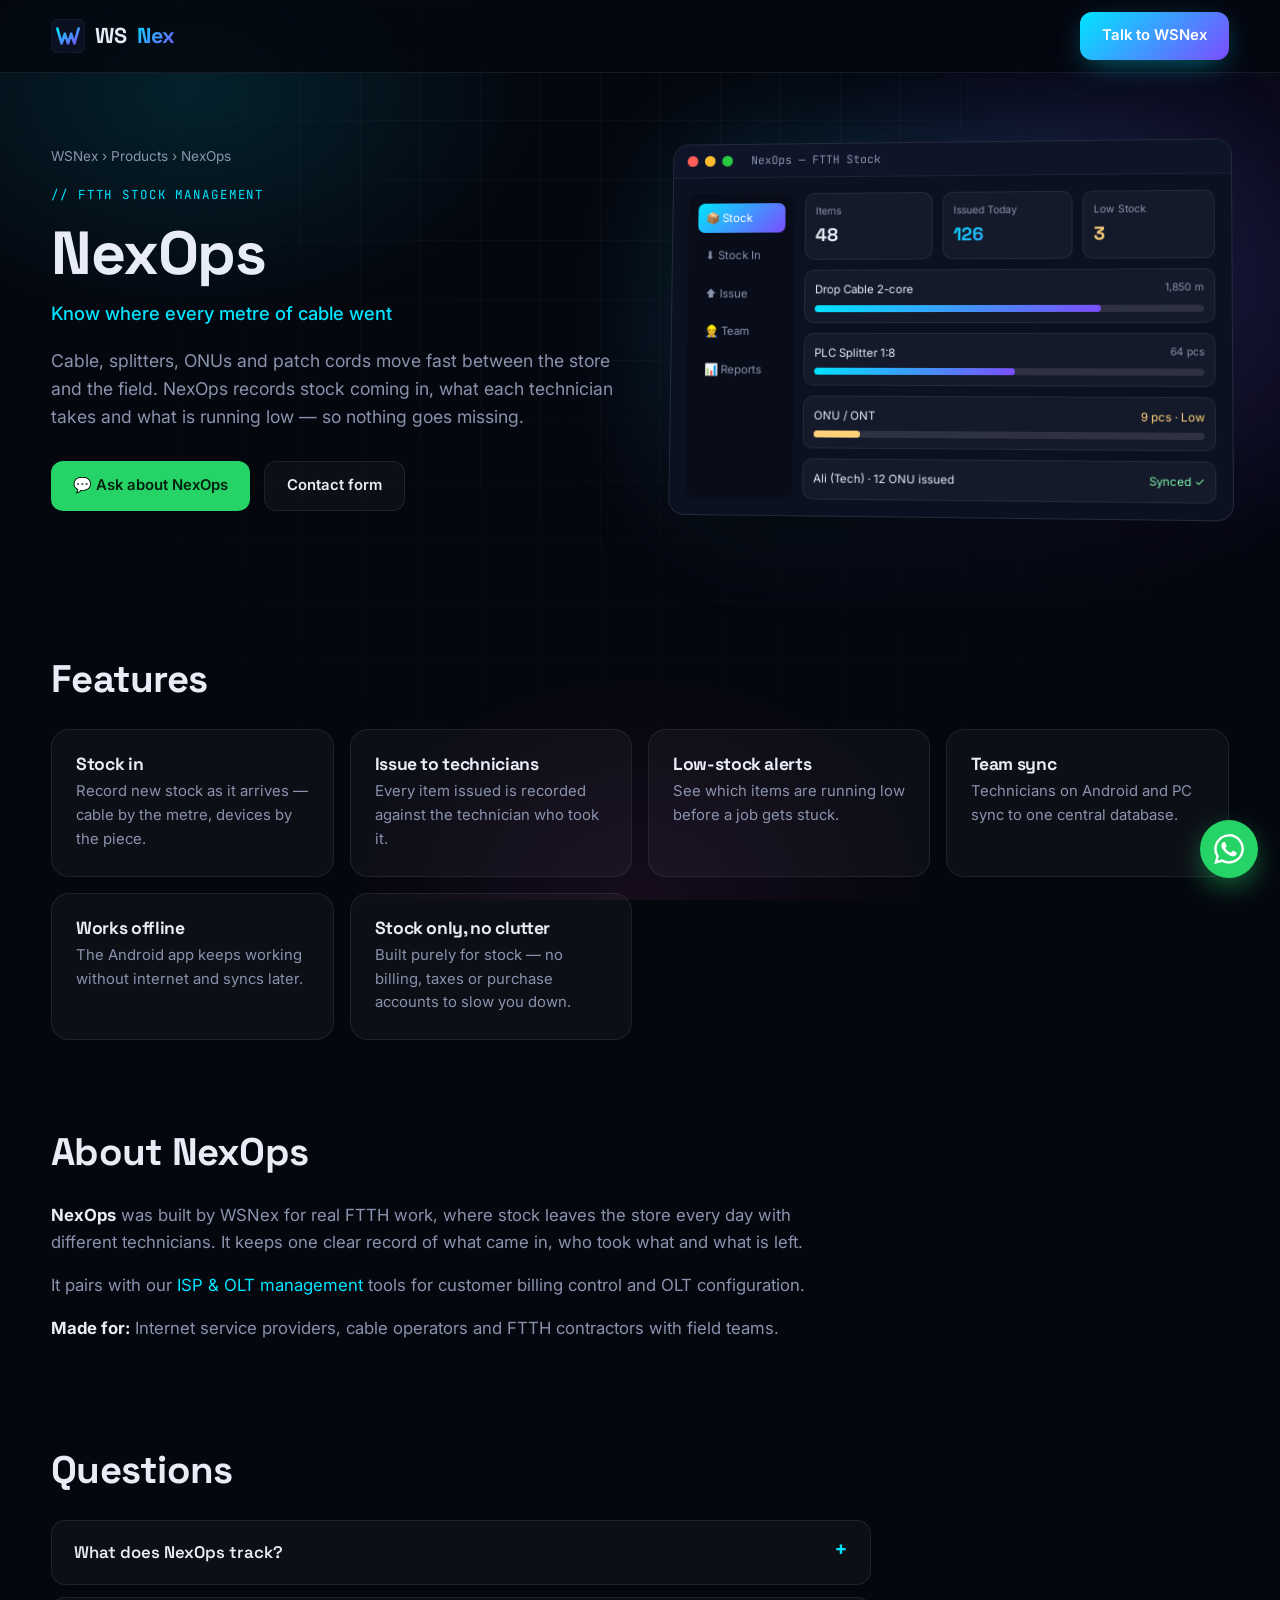
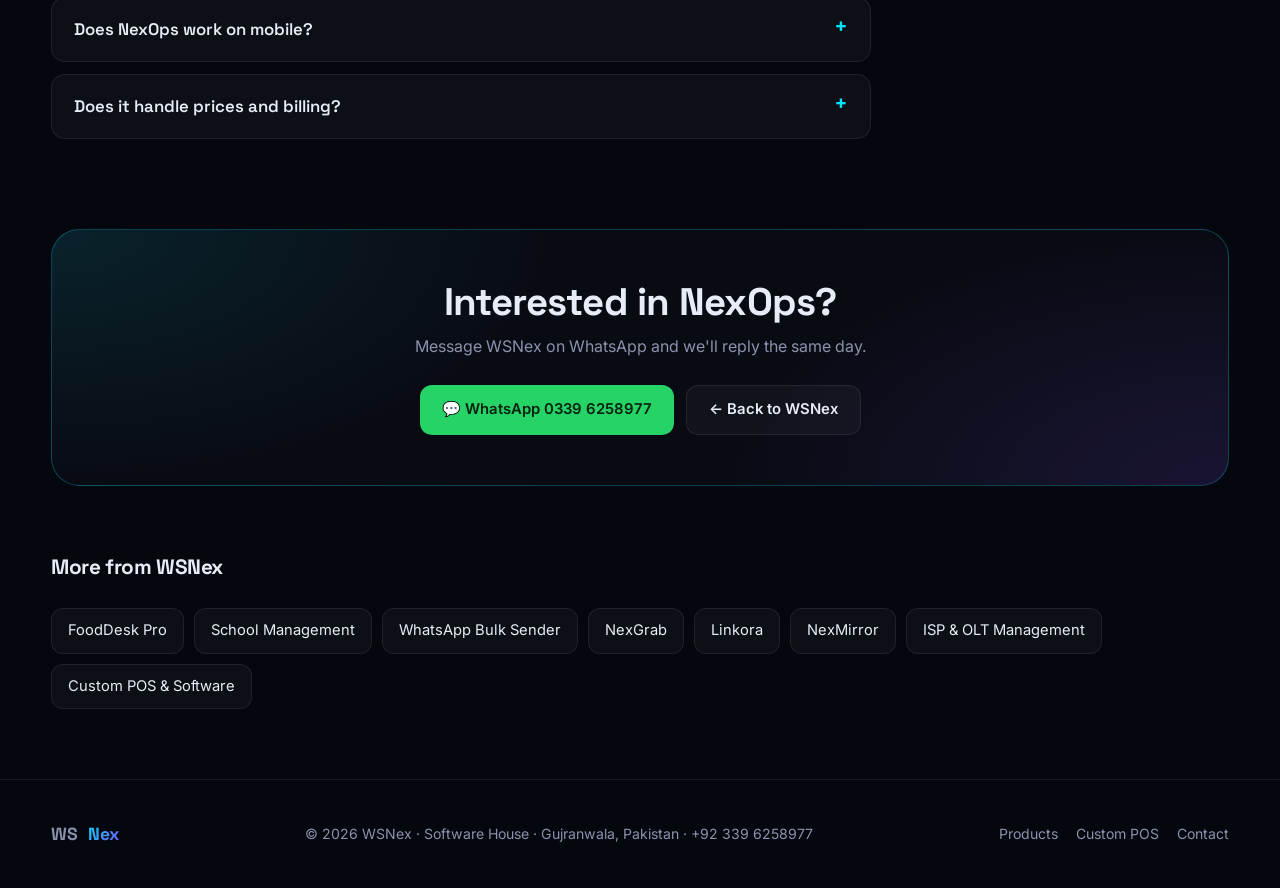
<file: nexops.html>
<!DOCTYPE html>
<html lang="en">
<head>
<meta charset="UTF-8">
<meta name="viewport" content="width=device-width, initial-scale=1.0">
<title>NexOps — FTTH Stock Management Software for ISPs | WSNex</title>
<meta name="description" content="NexOps by WSNex is FTTH stock management for ISPs and cable operators: track stock in, items issued to each technician and low-stock alerts on PC and Android.">
<meta name="theme-color" content="#05070f">
<link rel="canonical" href="https://wsnex.github.io/nexops">
<meta property="og:site_name" content="WSNex">
<meta property="og:type" content="website">
<meta property="og:url" content="https://wsnex.github.io/nexops">
<meta property="og:title" content="NexOps — Know where every metre of cable went | WSNex">
<meta property="og:description" content="NexOps by WSNex is FTTH stock management for ISPs and cable operators: track stock in, items issued to each technician and low-stock alerts on PC and Android.">
<meta property="og:image" content="https://wsnex.github.io/og-image.jpg">
<meta name="twitter:card" content="summary_large_image">
<link rel="icon" type="image/png" sizes="32x32" href="/favicon-32.png">
<link rel="apple-touch-icon" href="/apple-touch-icon.png">
<link rel="preconnect" href="https://fonts.googleapis.com"><link rel="preconnect" href="https://fonts.gstatic.com" crossorigin>
<link href="https://fonts.googleapis.com/css2?family=Space+Grotesk:wght@400;500;600;700&family=Inter:wght@400;500;600&family=JetBrains+Mono:wght@500&display=swap" rel="stylesheet" media="print" onload="this.media='all'">
<link rel="stylesheet" href="/page.css">
<script type="application/ld+json">{"@context": "https://schema.org", "@graph": [{"@type": "SoftwareApplication", "name": "NexOps", "applicationCategory": "BusinessApplication", "operatingSystem": "Web, Android", "description": "NexOps by WSNex is FTTH stock management for ISPs and cable operators: track stock in, items issued to each technician and low-stock alerts on PC and Android.", "url": "https://wsnex.github.io/nexops", "publisher": {"@type": "Organization", "name": "WSNex", "url": "https://wsnex.github.io/"}}, {"@type": "BreadcrumbList", "itemListElement": [{"@type": "ListItem", "position": 1, "name": "WSNex", "item": "https://wsnex.github.io/"}, {"@type": "ListItem", "position": 2, "name": "NexOps", "item": "https://wsnex.github.io/nexops"}]}, {"@type": "FAQPage", "mainEntity": [{"@type": "Question", "name": "What does NexOps track?", "acceptedAnswer": {"@type": "Answer", "text": "Stock received, items issued to each technician and current stock levels, with low-stock alerts."}}, {"@type": "Question", "name": "Does NexOps work on mobile?", "acceptedAnswer": {"@type": "Answer", "text": "Yes. Technicians can use the Android app, which also works offline and syncs later."}}, {"@type": "Question", "name": "Does it handle prices and billing?", "acceptedAnswer": {"@type": "Answer", "text": "No. NexOps focuses only on stock management to keep it simple and fast."}}]}]}</script>
</head>
<body>
<div class="bg-fx"></div><div class="bg-grid"></div>
<a class="skip" href="#main">Skip to content</a>
<nav id="nav" class="scrolled" aria-label="Main">
  <div class="wrap nav-in">
    <a href="/" class="logo">
      <svg viewBox="0 0 64 64"><defs><linearGradient id="lg" x1="0" y1="0" x2="1" y2="1"><stop offset="0" stop-color="#00e5ff"/><stop offset="1" stop-color="#7c4dff"/></linearGradient></defs><rect width="64" height="64" rx="14" fill="#0c1122" stroke="rgba(255,255,255,.12)"/><path d="M12 18l8 28 6-18 6 18 6-18 6 18 8-28" fill="none" stroke="url(#lg)" stroke-width="5" stroke-linejoin="round" stroke-linecap="round"/></svg>
      WS<span class="grad">Nex</span>
    </a>
    <a href="/#contact" class="btn btn-p">Talk to WSNex</a>
  </div>
</nav>
<main id="main">
<header class="p-hero">
  <div class="wrap">
    <div>
      <div class="crumbs"><a href="/">WSNex</a> › <a href="/#projects">Products</a> › NexOps</div>
      <span class="tag">// FTTH stock management</span>
      <h1>NexOps</h1>
      <div class="sub" style="color:var(--cyan);font-weight:500;font-size:1.15rem">Know where every metre of cable went</div>
      <p class="lead">Cable, splitters, ONUs and patch cords move fast between the store and the field. NexOps records stock coming in, what each technician takes and what is running low — so nothing goes missing.</p>
      <div class="hero-cta" style="justify-content:flex-start">
        <a href="https://wa.me/923396258977?text=Assalam-o-Alaikum%20WSNex,%20I%20am%20interested%20in%20NexOps." target="_blank" rel="noopener" class="btn btn-wa">💬 Ask about NexOps</a>
        <a href="/#contact" class="btn btn-g">Contact form</a>
      </div>
    </div>
    <div class="proj-media">
          <div class="win">
            <div class="win-bar"><i></i><i></i><i></i><span>NexOps — FTTH Stock</span></div>
            <div class="win-body mrow">
              <div class="side"><div class="on">📦 Stock</div><div>⬇️ Stock In</div><div>⬆️ Issue</div><div>👷 Team</div><div>📊 Reports</div></div>
              <div class="mcol" style="flex:1">
                <div class="mrow">
                  <div class="box" style="flex:1"><div class="lbl">Items</div><div class="big">48</div></div>
                  <div class="box" style="flex:1"><div class="lbl">Issued Today</div><div class="big grad">126</div></div>
                  <div class="box" style="flex:1"><div class="lbl">Low Stock</div><div class="big" style="color:#ffd27a">3</div></div>
                </div>
                <div class="box"><div class="mrow" style="justify-content:space-between"><span>Drop Cable 2-core</span><span class="lbl">1,850 m</span></div><div class="bar" style="margin-top:6px"><div style="width:74%;height:100%;background:var(--grad);border-radius:5px"></div></div></div>
                <div class="box"><div class="mrow" style="justify-content:space-between"><span>PLC Splitter 1:8</span><span class="lbl">64 pcs</span></div><div class="bar" style="margin-top:6px"><div style="width:52%;height:100%;background:var(--grad);border-radius:5px"></div></div></div>
                <div class="box"><div class="mrow" style="justify-content:space-between"><span>ONU / ONT</span><span style="color:#ffd27a">9 pcs · Low</span></div><div class="bar" style="margin-top:6px"><div style="width:12%;height:100%;background:#ffd27a;border-radius:5px"></div></div></div>
                <div class="box"><div class="mrow" style="justify-content:space-between"><span>Ali (Tech) · 12 ONU issued</span><span style="color:#7df0a8">Synced ✓</span></div></div>
              </div>
            </div>
          </div>
        </div>
  </div>
</header>
<section class="p-sec"><div class="wrap"><h2>Features</h2><div class="p-grid"><div class="p-card"><h3>Stock in</h3><p>Record new stock as it arrives — cable by the metre, devices by the piece.</p></div><div class="p-card"><h3>Issue to technicians</h3><p>Every item issued is recorded against the technician who took it.</p></div><div class="p-card"><h3>Low-stock alerts</h3><p>See which items are running low before a job gets stuck.</p></div><div class="p-card"><h3>Team sync</h3><p>Technicians on Android and PC sync to one central database.</p></div><div class="p-card"><h3>Works offline</h3><p>The Android app keeps working without internet and syncs later.</p></div><div class="p-card"><h3>Stock only, no clutter</h3><p>Built purely for stock — no billing, taxes or purchase accounts to slow you down.</p></div></div></div></section>
<section class="p-sec" style="padding-top:20px"><div class="wrap"><h2>About NexOps</h2><div class="prose"><p><strong>NexOps</strong> was built by WSNex for real FTTH work, where stock leaves the store every day with different technicians. It keeps one clear record of what came in, who took what and what is left.</p><p>It pairs with our <a href="/isp-olt-management" style="color:var(--cyan)">ISP & OLT management</a> tools for customer billing control and OLT configuration.</p><p><strong>Made for:</strong> Internet service providers, cable operators and FTTH contractors with field teams.</p></div></div></section>
<section class="p-sec" style="padding-top:20px"><div class="wrap"><h2>Questions</h2><div class="faq-list" style="margin:0;max-width:820px"><details class="faq"><summary>What does NexOps track?</summary><p>Stock received, items issued to each technician and current stock levels, with low-stock alerts.</p></details><details class="faq"><summary>Does NexOps work on mobile?</summary><p>Yes. Technicians can use the Android app, which also works offline and syncs later.</p></details><details class="faq"><summary>Does it handle prices and billing?</summary><p>No. NexOps focuses only on stock management to keep it simple and fast.</p></details></div></div></section>
<section class="p-sec" style="padding-top:20px"><div class="wrap"><div class="cta-box"><h2>Interested in NexOps?</h2><p>Message WSNex on WhatsApp and we'll reply the same day.</p><div class="btns"><a href="https://wa.me/923396258977?text=Assalam-o-Alaikum%20WSNex,%20I%20am%20interested%20in%20NexOps." target="_blank" rel="noopener" class="btn btn-wa">💬 WhatsApp 0339 6258977</a><a href="/" class="btn btn-g">← Back to WSNex</a></div></div></div></section>
<section class="p-sec" style="padding-top:0"><div class="wrap"><h2 style="font-size:1.3rem">More from WSNex</h2><div class="rel"><a href="/fooddesk-pro">FoodDesk Pro</a><a href="/school-management">School Management</a><a href="/whatsapp-bulk-sender">WhatsApp Bulk Sender</a><a href="/nexgrab">NexGrab</a><a href="/linkora">Linkora</a><a href="/nexmirror">NexMirror</a><a href="/isp-olt-management">ISP & OLT Management</a><a href="/custom-pos">Custom POS & Software</a></div></div></section>
</main>
<footer>
  <div class="wrap f-in">
    <a href="/" class="logo" style="font-size:1.1rem">WS<span class="grad">Nex</span></a>
    <span>© 2026 WSNex · Software House · Gujranwala, Pakistan · <a href="tel:+923396258977">+92 339 6258977</a></span>
    <div style="display:flex;gap:18px"><a href="/#projects">Products</a><a href="/custom-pos">Custom POS</a><a href="/#contact">Contact</a></div>
  </div>
</footer>
<a class="wa-float" href="https://wa.me/923396258977?text=Assalam-o-Alaikum%20WSNex!" target="_blank" rel="noopener" aria-label="WhatsApp">
  <svg viewBox="0 0 24 24"><path d="M17.5 14.4c-.3-.1-1.8-.9-2-1s-.5-.1-.7.1-.8 1-1 1.2-.4.2-.7.1a8.1 8.1 0 0 1-4-3.5c-.3-.5.3-.5.9-1.6.1-.2 0-.4 0-.5l-1-2.3c-.2-.6-.5-.5-.7-.5h-.6a1.1 1.1 0 0 0-.8.4 3.4 3.4 0 0 0-1 2.5 5.9 5.9 0 0 0 1.2 3.1 13.4 13.4 0 0 0 5.2 4.6c1.9.8 2.7.9 3.6.7a3.1 3.1 0 0 0 2-1.4 2.5 2.5 0 0 0 .2-1.4c-.1-.2-.3-.3-.6-.4zM12 21.8a9.9 9.9 0 0 1-5-1.4l-.4-.2-3.7 1 1-3.6-.2-.4A9.9 9.9 0 1 1 12 21.8zm0-21.7A11.8 11.8 0 0 0 1.9 17.9L.2 24l6.3-1.7A11.8 11.8 0 1 0 12 .1z"/></svg>
</a>
</body>
</html>
</file>
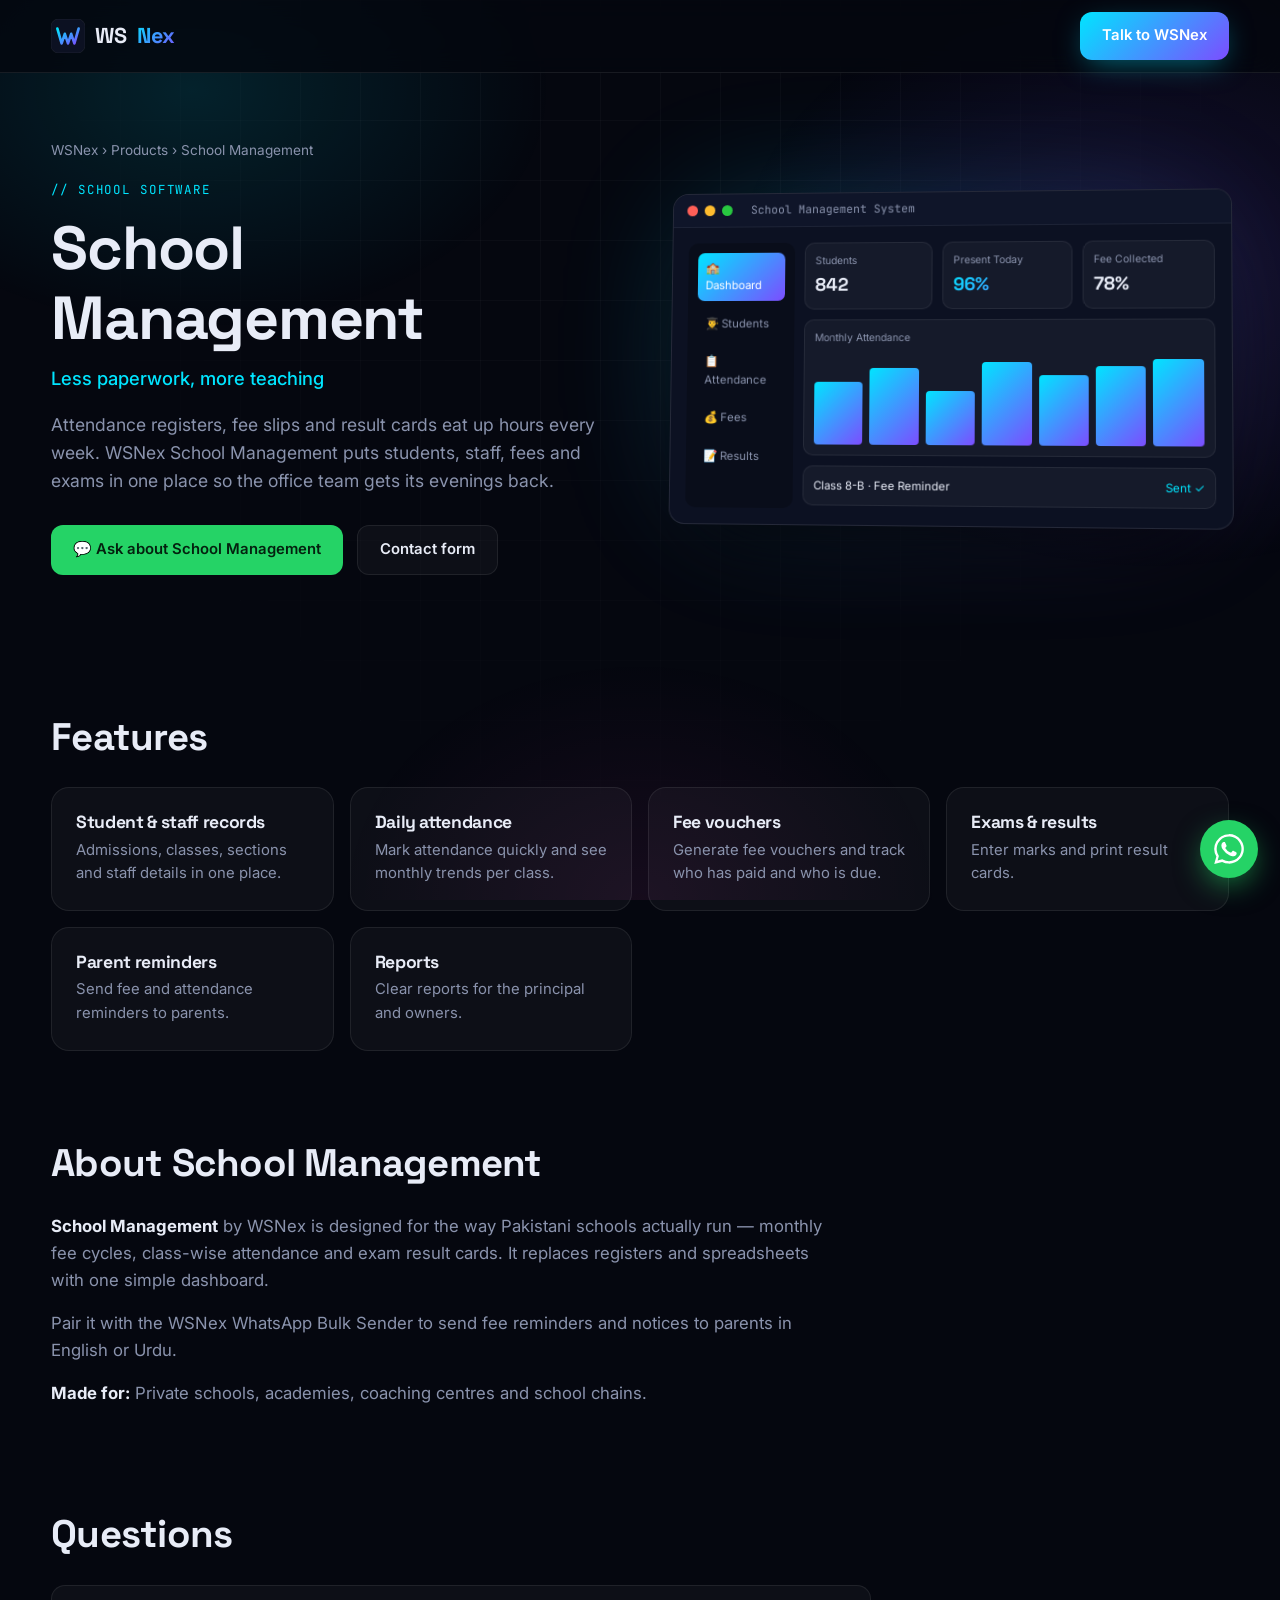
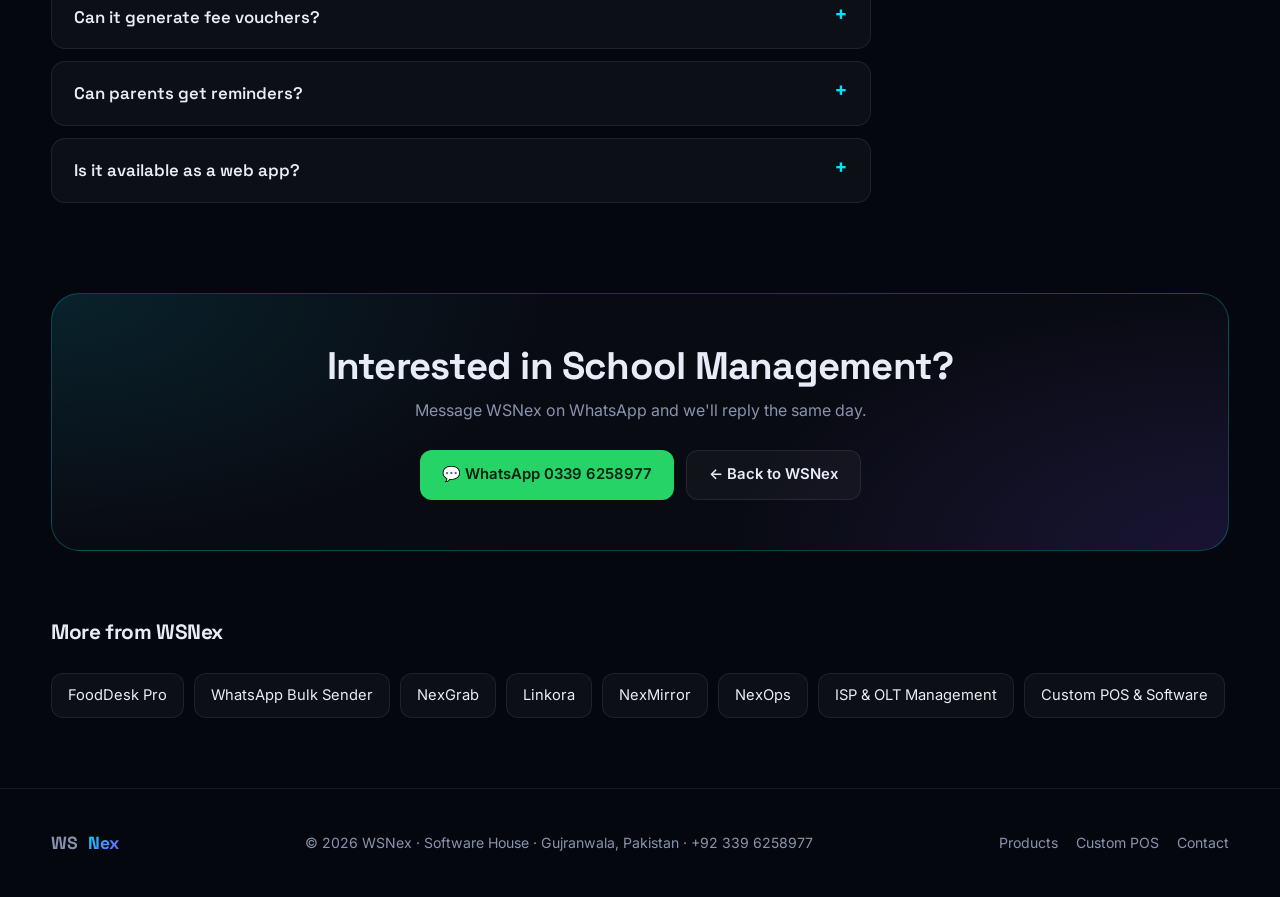
<file: school-management.html>
<!DOCTYPE html>
<html lang="en">
<head>
<meta charset="UTF-8">
<meta name="viewport" content="width=device-width, initial-scale=1.0">
<title>School Management Software in Pakistan — Attendance, Fees & Results | WSNex</title>
<meta name="description" content="School management software by WSNex: student records, daily attendance, fee vouchers and tracking, exams and result cards, and parent reminders in one dashboard.">
<meta name="theme-color" content="#05070f">
<link rel="canonical" href="https://wsnex.github.io/school-management">
<meta property="og:site_name" content="WSNex">
<meta property="og:type" content="website">
<meta property="og:url" content="https://wsnex.github.io/school-management">
<meta property="og:title" content="School Management — Less paperwork, more teaching | WSNex">
<meta property="og:description" content="School management software by WSNex: student records, daily attendance, fee vouchers and tracking, exams and result cards, and parent reminders in one dashboard.">
<meta property="og:image" content="https://wsnex.github.io/og-image.jpg">
<meta name="twitter:card" content="summary_large_image">
<link rel="icon" type="image/png" sizes="32x32" href="/favicon-32.png">
<link rel="apple-touch-icon" href="/apple-touch-icon.png">
<link rel="preconnect" href="https://fonts.googleapis.com"><link rel="preconnect" href="https://fonts.gstatic.com" crossorigin>
<link href="https://fonts.googleapis.com/css2?family=Space+Grotesk:wght@400;500;600;700&family=Inter:wght@400;500;600&family=JetBrains+Mono:wght@500&display=swap" rel="stylesheet" media="print" onload="this.media='all'">
<link rel="stylesheet" href="/page.css">
<script type="application/ld+json">{"@context": "https://schema.org", "@graph": [{"@type": "SoftwareApplication", "name": "School Management", "applicationCategory": "BusinessApplication", "operatingSystem": "Web, Windows", "description": "School management software by WSNex: student records, daily attendance, fee vouchers and tracking, exams and result cards, and parent reminders in one dashboard.", "url": "https://wsnex.github.io/school-management", "publisher": {"@type": "Organization", "name": "WSNex", "url": "https://wsnex.github.io/"}}, {"@type": "BreadcrumbList", "itemListElement": [{"@type": "ListItem", "position": 1, "name": "WSNex", "item": "https://wsnex.github.io/"}, {"@type": "ListItem", "position": 2, "name": "School Management", "item": "https://wsnex.github.io/school-management"}]}, {"@type": "FAQPage", "mainEntity": [{"@type": "Question", "name": "Can it generate fee vouchers?", "acceptedAnswer": {"@type": "Answer", "text": "Yes. It creates fee vouchers and tracks paid and pending fees for every student."}}, {"@type": "Question", "name": "Can parents get reminders?", "acceptedAnswer": {"@type": "Answer", "text": "Yes. Fee and attendance reminders can be sent to parents."}}, {"@type": "Question", "name": "Is it available as a web app?", "acceptedAnswer": {"@type": "Answer", "text": "Yes. It runs on the web and as a Windows app."}}]}]}</script>
</head>
<body>
<div class="bg-fx"></div><div class="bg-grid"></div>
<a class="skip" href="#main">Skip to content</a>
<nav id="nav" class="scrolled" aria-label="Main">
  <div class="wrap nav-in">
    <a href="/" class="logo">
      <svg viewBox="0 0 64 64"><defs><linearGradient id="lg" x1="0" y1="0" x2="1" y2="1"><stop offset="0" stop-color="#00e5ff"/><stop offset="1" stop-color="#7c4dff"/></linearGradient></defs><rect width="64" height="64" rx="14" fill="#0c1122" stroke="rgba(255,255,255,.12)"/><path d="M12 18l8 28 6-18 6 18 6-18 6 18 8-28" fill="none" stroke="url(#lg)" stroke-width="5" stroke-linejoin="round" stroke-linecap="round"/></svg>
      WS<span class="grad">Nex</span>
    </a>
    <a href="/#contact" class="btn btn-p">Talk to WSNex</a>
  </div>
</nav>
<main id="main">
<header class="p-hero">
  <div class="wrap">
    <div>
      <div class="crumbs"><a href="/">WSNex</a> › <a href="/#projects">Products</a> › School Management</div>
      <span class="tag">// School software</span>
      <h1>School Management</h1>
      <div class="sub" style="color:var(--cyan);font-weight:500;font-size:1.15rem">Less paperwork, more teaching</div>
      <p class="lead">Attendance registers, fee slips and result cards eat up hours every week. WSNex School Management puts students, staff, fees and exams in one place so the office team gets its evenings back.</p>
      <div class="hero-cta" style="justify-content:flex-start">
        <a href="https://wa.me/923396258977?text=Assalam-o-Alaikum%20WSNex,%20I%20am%20interested%20in%20School%20Management." target="_blank" rel="noopener" class="btn btn-wa">💬 Ask about School Management</a>
        <a href="/#contact" class="btn btn-g">Contact form</a>
      </div>
    </div>
    <div class="proj-media">
          <div class="win">
            <div class="win-bar"><i></i><i></i><i></i><span>School Management System</span></div>
            <div class="win-body mrow">
              <div class="side"><div class="on">🏫 Dashboard</div><div>👨‍🎓 Students</div><div>📋 Attendance</div><div>💰 Fees</div><div>📝 Results</div></div>
              <div class="mcol" style="flex:1">
                <div class="mrow">
                  <div class="box" style="flex:1"><div class="lbl">Students</div><div class="big">842</div></div>
                  <div class="box" style="flex:1"><div class="lbl">Present Today</div><div class="big grad">96%</div></div>
                  <div class="box" style="flex:1"><div class="lbl">Fee Collected</div><div class="big">78%</div></div>
                </div>
                <div class="box">
                  <div class="lbl" style="margin-bottom:8px">Monthly Attendance</div>
                  <div class="mrow" style="align-items:flex-end;height:90px;gap:7px">
                    <div style="flex:1;height:70%;background:var(--grad);border-radius:4px"></div><div style="flex:1;height:85%;background:var(--grad);border-radius:4px"></div><div style="flex:1;height:60%;background:var(--grad);border-radius:4px"></div><div style="flex:1;height:92%;background:var(--grad);border-radius:4px"></div><div style="flex:1;height:78%;background:var(--grad);border-radius:4px"></div><div style="flex:1;height:88%;background:var(--grad);border-radius:4px"></div><div style="flex:1;height:95%;background:var(--grad);border-radius:4px"></div>
                  </div>
                </div>
                <div class="box"><div class="mrow" style="justify-content:space-between"><span>Class 8-B · Fee Reminder</span><span style="color:var(--cyan)">Sent ✓</span></div></div>
              </div>
            </div>
          </div>
        </div>
  </div>
</header>
<section class="p-sec"><div class="wrap"><h2>Features</h2><div class="p-grid"><div class="p-card"><h3>Student & staff records</h3><p>Admissions, classes, sections and staff details in one place.</p></div><div class="p-card"><h3>Daily attendance</h3><p>Mark attendance quickly and see monthly trends per class.</p></div><div class="p-card"><h3>Fee vouchers</h3><p>Generate fee vouchers and track who has paid and who is due.</p></div><div class="p-card"><h3>Exams & results</h3><p>Enter marks and print result cards.</p></div><div class="p-card"><h3>Parent reminders</h3><p>Send fee and attendance reminders to parents.</p></div><div class="p-card"><h3>Reports</h3><p>Clear reports for the principal and owners.</p></div></div></div></section>
<section class="p-sec" style="padding-top:20px"><div class="wrap"><h2>About School Management</h2><div class="prose"><p><strong>School Management</strong> by WSNex is designed for the way Pakistani schools actually run — monthly fee cycles, class-wise attendance and exam result cards. It replaces registers and spreadsheets with one simple dashboard.</p><p>Pair it with the WSNex WhatsApp Bulk Sender to send fee reminders and notices to parents in English or Urdu.</p><p><strong>Made for:</strong> Private schools, academies, coaching centres and school chains.</p></div></div></section>
<section class="p-sec" style="padding-top:20px"><div class="wrap"><h2>Questions</h2><div class="faq-list" style="margin:0;max-width:820px"><details class="faq"><summary>Can it generate fee vouchers?</summary><p>Yes. It creates fee vouchers and tracks paid and pending fees for every student.</p></details><details class="faq"><summary>Can parents get reminders?</summary><p>Yes. Fee and attendance reminders can be sent to parents.</p></details><details class="faq"><summary>Is it available as a web app?</summary><p>Yes. It runs on the web and as a Windows app.</p></details></div></div></section>
<section class="p-sec" style="padding-top:20px"><div class="wrap"><div class="cta-box"><h2>Interested in School Management?</h2><p>Message WSNex on WhatsApp and we'll reply the same day.</p><div class="btns"><a href="https://wa.me/923396258977?text=Assalam-o-Alaikum%20WSNex,%20I%20am%20interested%20in%20School%20Management." target="_blank" rel="noopener" class="btn btn-wa">💬 WhatsApp 0339 6258977</a><a href="/" class="btn btn-g">← Back to WSNex</a></div></div></div></section>
<section class="p-sec" style="padding-top:0"><div class="wrap"><h2 style="font-size:1.3rem">More from WSNex</h2><div class="rel"><a href="/fooddesk-pro">FoodDesk Pro</a><a href="/whatsapp-bulk-sender">WhatsApp Bulk Sender</a><a href="/nexgrab">NexGrab</a><a href="/linkora">Linkora</a><a href="/nexmirror">NexMirror</a><a href="/nexops">NexOps</a><a href="/isp-olt-management">ISP & OLT Management</a><a href="/custom-pos">Custom POS & Software</a></div></div></section>
</main>
<footer>
  <div class="wrap f-in">
    <a href="/" class="logo" style="font-size:1.1rem">WS<span class="grad">Nex</span></a>
    <span>© 2026 WSNex · Software House · Gujranwala, Pakistan · <a href="tel:+923396258977">+92 339 6258977</a></span>
    <div style="display:flex;gap:18px"><a href="/#projects">Products</a><a href="/custom-pos">Custom POS</a><a href="/#contact">Contact</a></div>
  </div>
</footer>
<a class="wa-float" href="https://wa.me/923396258977?text=Assalam-o-Alaikum%20WSNex!" target="_blank" rel="noopener" aria-label="WhatsApp">
  <svg viewBox="0 0 24 24"><path d="M17.5 14.4c-.3-.1-1.8-.9-2-1s-.5-.1-.7.1-.8 1-1 1.2-.4.2-.7.1a8.1 8.1 0 0 1-4-3.5c-.3-.5.3-.5.9-1.6.1-.2 0-.4 0-.5l-1-2.3c-.2-.6-.5-.5-.7-.5h-.6a1.1 1.1 0 0 0-.8.4 3.4 3.4 0 0 0-1 2.5 5.9 5.9 0 0 0 1.2 3.1 13.4 13.4 0 0 0 5.2 4.6c1.9.8 2.7.9 3.6.7a3.1 3.1 0 0 0 2-1.4 2.5 2.5 0 0 0 .2-1.4c-.1-.2-.3-.3-.6-.4zM12 21.8a9.9 9.9 0 0 1-5-1.4l-.4-.2-3.7 1 1-3.6-.2-.4A9.9 9.9 0 1 1 12 21.8zm0-21.7A11.8 11.8 0 0 0 1.9 17.9L.2 24l6.3-1.7A11.8 11.8 0 1 0 12 .1z"/></svg>
</a>
</body>
</html>
</file>
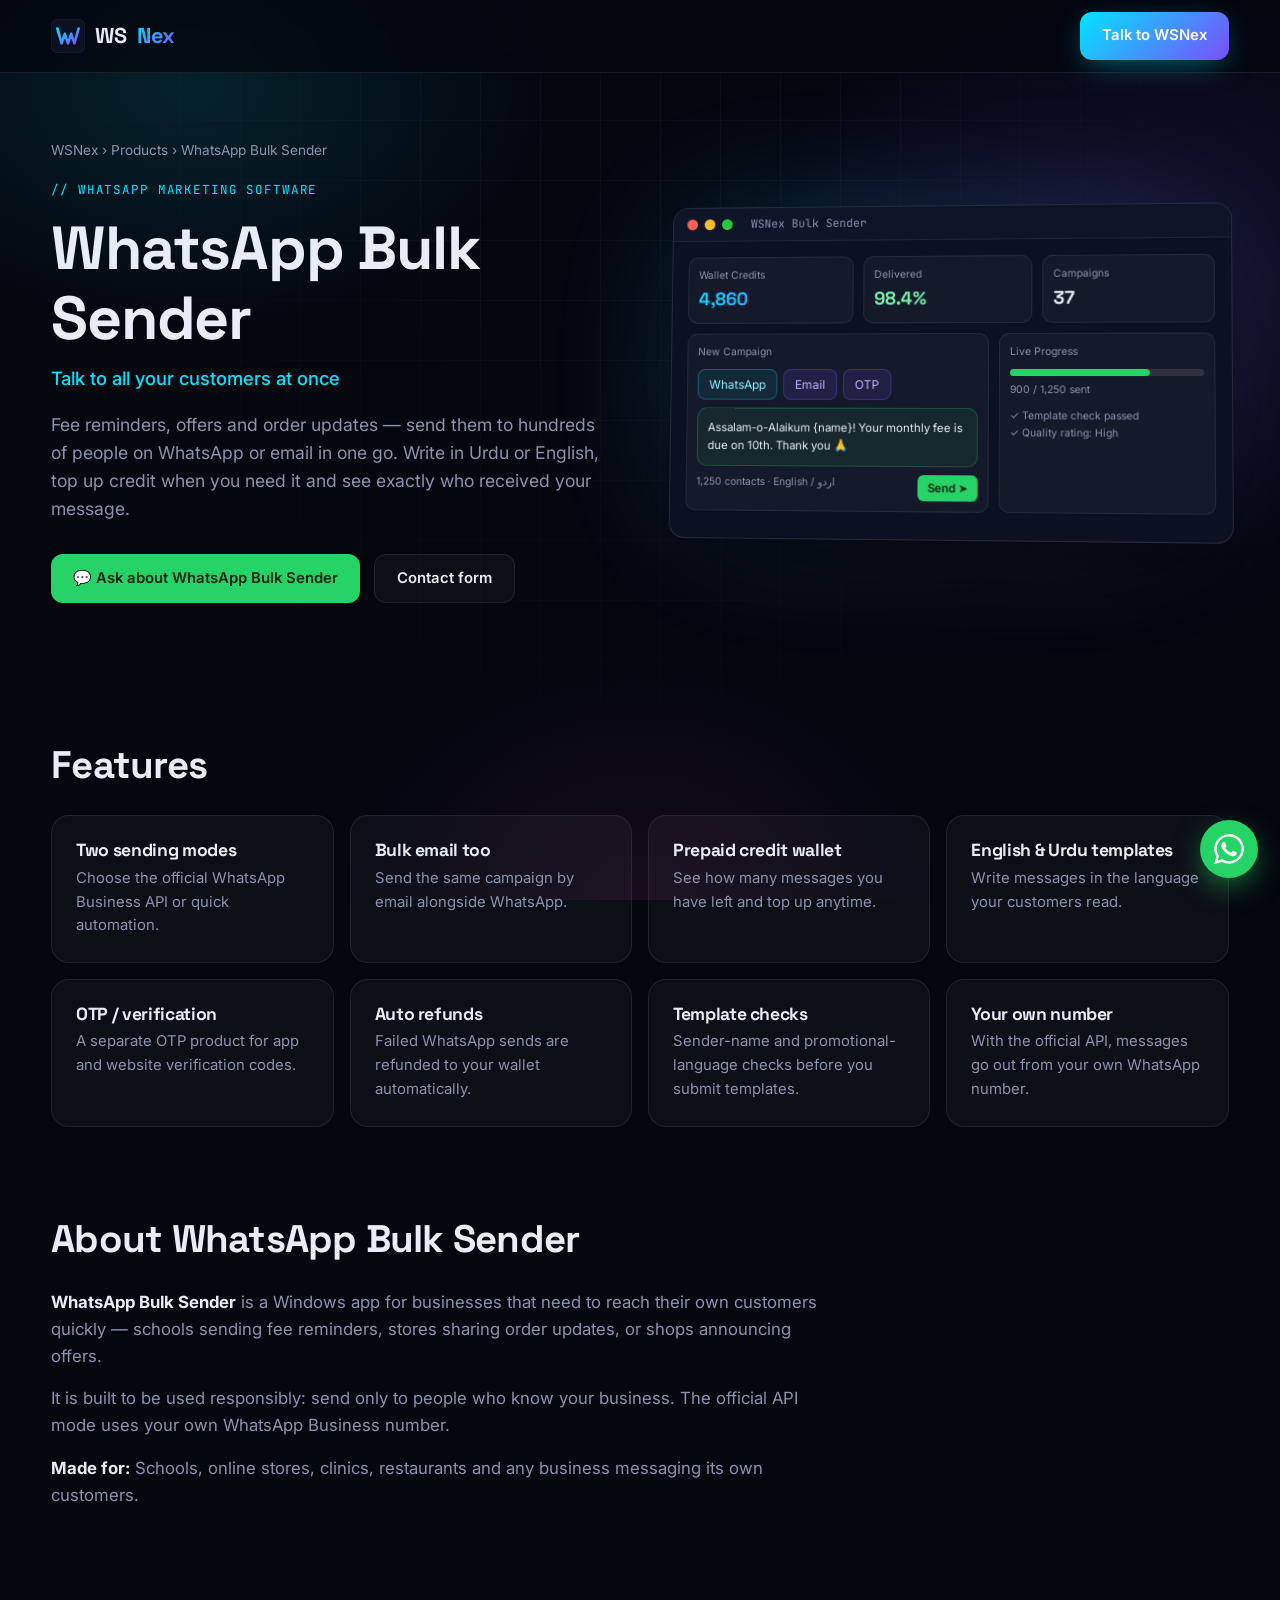
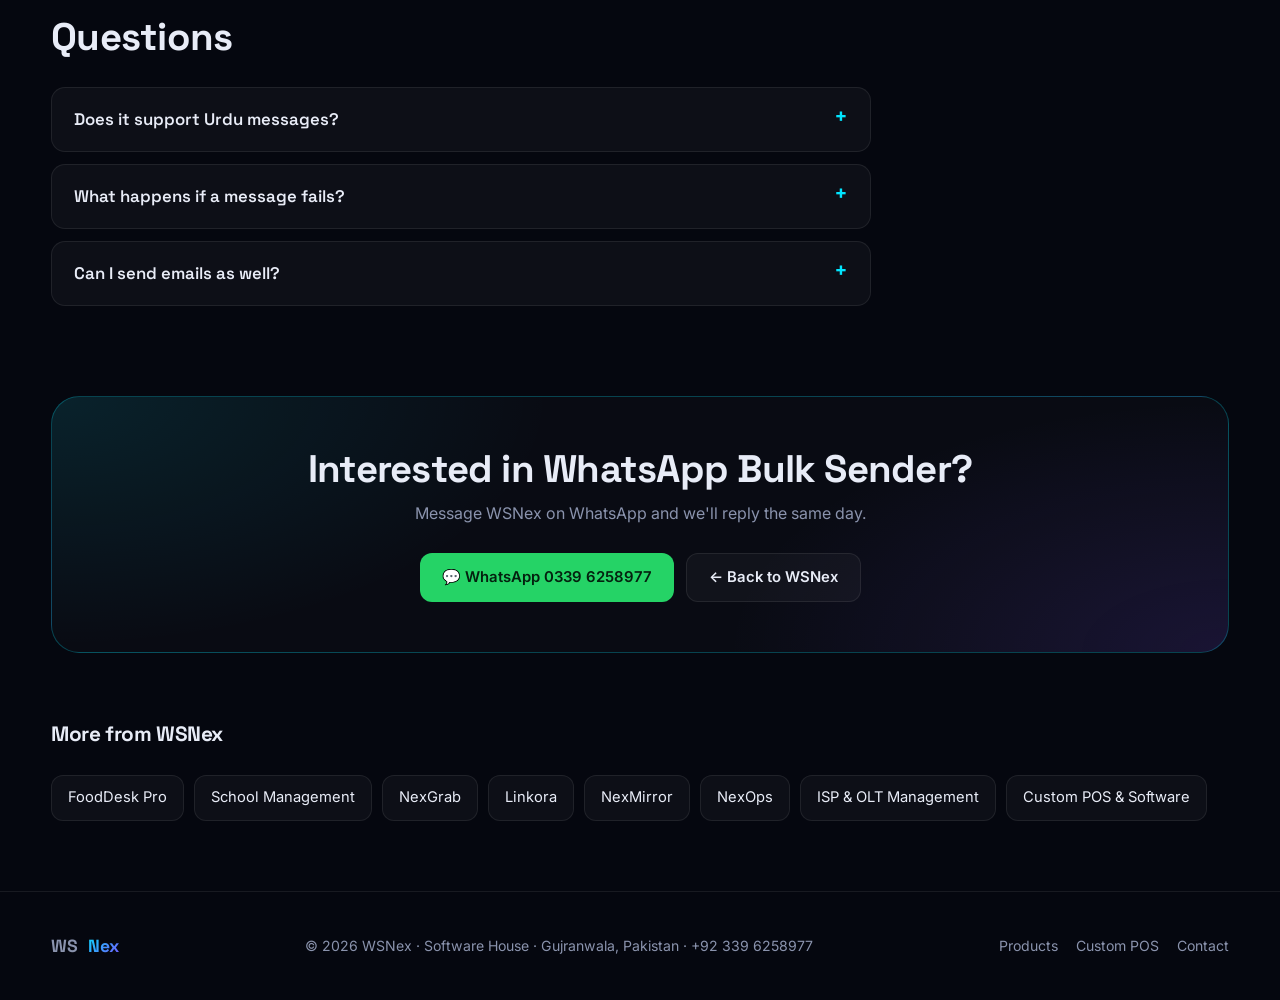
<file: whatsapp-bulk-sender.html>
<!DOCTYPE html>
<html lang="en">
<head>
<meta charset="UTF-8">
<meta name="viewport" content="width=device-width, initial-scale=1.0">
<title>WhatsApp Bulk Sender Software in Pakistan — English & Urdu | WSNex</title>
<meta name="description" content="WSNex WhatsApp Bulk Sender: send bulk WhatsApp and email messages to your own customers in English and Urdu, with official API or automation mode and a prepaid credit wallet.">
<meta name="theme-color" content="#05070f">
<link rel="canonical" href="https://wsnex.github.io/whatsapp-bulk-sender">
<meta property="og:site_name" content="WSNex">
<meta property="og:type" content="website">
<meta property="og:url" content="https://wsnex.github.io/whatsapp-bulk-sender">
<meta property="og:title" content="WhatsApp Bulk Sender — Talk to all your customers at once | WSNex">
<meta property="og:description" content="WSNex WhatsApp Bulk Sender: send bulk WhatsApp and email messages to your own customers in English and Urdu, with official API or automation mode and a prepaid credit wallet.">
<meta property="og:image" content="https://wsnex.github.io/og-image.jpg">
<meta name="twitter:card" content="summary_large_image">
<link rel="icon" type="image/png" sizes="32x32" href="/favicon-32.png">
<link rel="apple-touch-icon" href="/apple-touch-icon.png">
<link rel="preconnect" href="https://fonts.googleapis.com"><link rel="preconnect" href="https://fonts.gstatic.com" crossorigin>
<link href="https://fonts.googleapis.com/css2?family=Space+Grotesk:wght@400;500;600;700&family=Inter:wght@400;500;600&family=JetBrains+Mono:wght@500&display=swap" rel="stylesheet" media="print" onload="this.media='all'">
<link rel="stylesheet" href="/page.css">
<script type="application/ld+json">{"@context": "https://schema.org", "@graph": [{"@type": "SoftwareApplication", "name": "WhatsApp Bulk Sender", "applicationCategory": "BusinessApplication", "operatingSystem": "Windows", "description": "WSNex WhatsApp Bulk Sender: send bulk WhatsApp and email messages to your own customers in English and Urdu, with official API or automation mode and a prepaid credit wallet.", "url": "https://wsnex.github.io/whatsapp-bulk-sender", "publisher": {"@type": "Organization", "name": "WSNex", "url": "https://wsnex.github.io/"}}, {"@type": "BreadcrumbList", "itemListElement": [{"@type": "ListItem", "position": 1, "name": "WSNex", "item": "https://wsnex.github.io/"}, {"@type": "ListItem", "position": 2, "name": "WhatsApp Bulk Sender", "item": "https://wsnex.github.io/whatsapp-bulk-sender"}]}, {"@type": "FAQPage", "mainEntity": [{"@type": "Question", "name": "Does it support Urdu messages?", "acceptedAnswer": {"@type": "Answer", "text": "Yes. Templates support both English and Urdu."}}, {"@type": "Question", "name": "What happens if a message fails?", "acceptedAnswer": {"@type": "Answer", "text": "Failed WhatsApp sends are automatically refunded to your credit wallet."}}, {"@type": "Question", "name": "Can I send emails as well?", "acceptedAnswer": {"@type": "Answer", "text": "Yes. Bulk email is available alongside WhatsApp."}}]}]}</script>
</head>
<body>
<div class="bg-fx"></div><div class="bg-grid"></div>
<a class="skip" href="#main">Skip to content</a>
<nav id="nav" class="scrolled" aria-label="Main">
  <div class="wrap nav-in">
    <a href="/" class="logo">
      <svg viewBox="0 0 64 64"><defs><linearGradient id="lg" x1="0" y1="0" x2="1" y2="1"><stop offset="0" stop-color="#00e5ff"/><stop offset="1" stop-color="#7c4dff"/></linearGradient></defs><rect width="64" height="64" rx="14" fill="#0c1122" stroke="rgba(255,255,255,.12)"/><path d="M12 18l8 28 6-18 6 18 6-18 6 18 8-28" fill="none" stroke="url(#lg)" stroke-width="5" stroke-linejoin="round" stroke-linecap="round"/></svg>
      WS<span class="grad">Nex</span>
    </a>
    <a href="/#contact" class="btn btn-p">Talk to WSNex</a>
  </div>
</nav>
<main id="main">
<header class="p-hero">
  <div class="wrap">
    <div>
      <div class="crumbs"><a href="/">WSNex</a> › <a href="/#projects">Products</a> › WhatsApp Bulk Sender</div>
      <span class="tag">// WhatsApp marketing software</span>
      <h1>WhatsApp Bulk Sender</h1>
      <div class="sub" style="color:var(--cyan);font-weight:500;font-size:1.15rem">Talk to all your customers at once</div>
      <p class="lead">Fee reminders, offers and order updates — send them to hundreds of people on WhatsApp or email in one go. Write in Urdu or English, top up credit when you need it and see exactly who received your message.</p>
      <div class="hero-cta" style="justify-content:flex-start">
        <a href="https://wa.me/923396258977?text=Assalam-o-Alaikum%20WSNex,%20I%20am%20interested%20in%20WhatsApp%20Bulk%20Sender." target="_blank" rel="noopener" class="btn btn-wa">💬 Ask about WhatsApp Bulk Sender</a>
        <a href="/#contact" class="btn btn-g">Contact form</a>
      </div>
    </div>
    <div class="proj-media">
          <div class="win">
            <div class="win-bar"><i></i><i></i><i></i><span>WSNex Bulk Sender</span></div>
            <div class="win-body mcol">
              <div class="mrow">
                <div class="box" style="flex:1"><div class="lbl">Wallet Credits</div><div class="big grad">4,860</div></div>
                <div class="box" style="flex:1"><div class="lbl">Delivered</div><div class="big" style="color:#7df0a8">98.4%</div></div>
                <div class="box" style="flex:1"><div class="lbl">Campaigns</div><div class="big">37</div></div>
              </div>
              <div class="mrow">
                <div class="box" style="flex:1.2">
                  <div class="lbl" style="margin-bottom:8px">New Campaign</div>
                  <div class="mrow" style="gap:6px;margin-bottom:8px"><span class="chip c">WhatsApp</span><span class="chip">Email</span><span class="chip">OTP</span></div>
                  <div class="box" style="background:rgba(37,211,102,.08);border-color:rgba(37,211,102,.25)">Assalam-o-Alaikum {name}! Your monthly fee is due on 10th. Thank you 🙏</div>
                  <div class="mrow" style="margin-top:8px;justify-content:space-between"><span class="lbl">1,250 contacts · English / اردو</span><span style="background:var(--green);color:#04210f;padding:4px 10px;border-radius:6px;font-weight:600">Send ➤</span></div>
                </div>
                <div class="box" style="flex:.8">
                  <div class="lbl" style="margin-bottom:8px">Live Progress</div>
                  <div class="bar" style="margin-bottom:6px"><div style="width:72%;height:100%;background:var(--green);border-radius:5px"></div></div>
                  <div class="lbl">900 / 1,250 sent</div>
                  <div style="margin-top:10px" class="lbl">✓ Template check passed<br>✓ Quality rating: High</div>
                </div>
              </div>
            </div>
          </div>
        </div>
  </div>
</header>
<section class="p-sec"><div class="wrap"><h2>Features</h2><div class="p-grid"><div class="p-card"><h3>Two sending modes</h3><p>Choose the official WhatsApp Business API or quick automation.</p></div><div class="p-card"><h3>Bulk email too</h3><p>Send the same campaign by email alongside WhatsApp.</p></div><div class="p-card"><h3>Prepaid credit wallet</h3><p>See how many messages you have left and top up anytime.</p></div><div class="p-card"><h3>English & Urdu templates</h3><p>Write messages in the language your customers read.</p></div><div class="p-card"><h3>OTP / verification</h3><p>A separate OTP product for app and website verification codes.</p></div><div class="p-card"><h3>Auto refunds</h3><p>Failed WhatsApp sends are refunded to your wallet automatically.</p></div><div class="p-card"><h3>Template checks</h3><p>Sender-name and promotional-language checks before you submit templates.</p></div><div class="p-card"><h3>Your own number</h3><p>With the official API, messages go out from your own WhatsApp number.</p></div></div></div></section>
<section class="p-sec" style="padding-top:20px"><div class="wrap"><h2>About WhatsApp Bulk Sender</h2><div class="prose"><p><strong>WhatsApp Bulk Sender</strong> is a Windows app for businesses that need to reach their own customers quickly — schools sending fee reminders, stores sharing order updates, or shops announcing offers.</p><p>It is built to be used responsibly: send only to people who know your business. The official API mode uses your own WhatsApp Business number.</p><p><strong>Made for:</strong> Schools, online stores, clinics, restaurants and any business messaging its own customers.</p></div></div></section>
<section class="p-sec" style="padding-top:20px"><div class="wrap"><h2>Questions</h2><div class="faq-list" style="margin:0;max-width:820px"><details class="faq"><summary>Does it support Urdu messages?</summary><p>Yes. Templates support both English and Urdu.</p></details><details class="faq"><summary>What happens if a message fails?</summary><p>Failed WhatsApp sends are automatically refunded to your credit wallet.</p></details><details class="faq"><summary>Can I send emails as well?</summary><p>Yes. Bulk email is available alongside WhatsApp.</p></details></div></div></section>
<section class="p-sec" style="padding-top:20px"><div class="wrap"><div class="cta-box"><h2>Interested in WhatsApp Bulk Sender?</h2><p>Message WSNex on WhatsApp and we'll reply the same day.</p><div class="btns"><a href="https://wa.me/923396258977?text=Assalam-o-Alaikum%20WSNex,%20I%20am%20interested%20in%20WhatsApp%20Bulk%20Sender." target="_blank" rel="noopener" class="btn btn-wa">💬 WhatsApp 0339 6258977</a><a href="/" class="btn btn-g">← Back to WSNex</a></div></div></div></section>
<section class="p-sec" style="padding-top:0"><div class="wrap"><h2 style="font-size:1.3rem">More from WSNex</h2><div class="rel"><a href="/fooddesk-pro">FoodDesk Pro</a><a href="/school-management">School Management</a><a href="/nexgrab">NexGrab</a><a href="/linkora">Linkora</a><a href="/nexmirror">NexMirror</a><a href="/nexops">NexOps</a><a href="/isp-olt-management">ISP & OLT Management</a><a href="/custom-pos">Custom POS & Software</a></div></div></section>
</main>
<footer>
  <div class="wrap f-in">
    <a href="/" class="logo" style="font-size:1.1rem">WS<span class="grad">Nex</span></a>
    <span>© 2026 WSNex · Software House · Gujranwala, Pakistan · <a href="tel:+923396258977">+92 339 6258977</a></span>
    <div style="display:flex;gap:18px"><a href="/#projects">Products</a><a href="/custom-pos">Custom POS</a><a href="/#contact">Contact</a></div>
  </div>
</footer>
<a class="wa-float" href="https://wa.me/923396258977?text=Assalam-o-Alaikum%20WSNex!" target="_blank" rel="noopener" aria-label="WhatsApp">
  <svg viewBox="0 0 24 24"><path d="M17.5 14.4c-.3-.1-1.8-.9-2-1s-.5-.1-.7.1-.8 1-1 1.2-.4.2-.7.1a8.1 8.1 0 0 1-4-3.5c-.3-.5.3-.5.9-1.6.1-.2 0-.4 0-.5l-1-2.3c-.2-.6-.5-.5-.7-.5h-.6a1.1 1.1 0 0 0-.8.4 3.4 3.4 0 0 0-1 2.5 5.9 5.9 0 0 0 1.2 3.1 13.4 13.4 0 0 0 5.2 4.6c1.9.8 2.7.9 3.6.7a3.1 3.1 0 0 0 2-1.4 2.5 2.5 0 0 0 .2-1.4c-.1-.2-.3-.3-.6-.4zM12 21.8a9.9 9.9 0 0 1-5-1.4l-.4-.2-3.7 1 1-3.6-.2-.4A9.9 9.9 0 1 1 12 21.8zm0-21.7A11.8 11.8 0 0 0 1.9 17.9L.2 24l6.3-1.7A11.8 11.8 0 1 0 12 .1z"/></svg>
</a>
</body>
</html>
</file>
<file: page.css>
:root{
  --bg:#05070f; --bg2:#0a0e1c; --card:rgba(255,255,255,.035); --line:rgba(255,255,255,.08);
  --text:#e8ecf7; --muted:#8a93ad; --cyan:#00e5ff; --violet:#7c4dff; --pink:#ff4ecd; --green:#25d366;
  --grad:linear-gradient(135deg,var(--cyan),var(--violet));
  --r:18px;
}
*{box-sizing:border-box;margin:0;padding:0}
html{scroll-behavior:smooth}
body{font-family:Inter,system-ui,sans-serif;background:var(--bg);color:var(--text);line-height:1.6;overflow-x:hidden}
h1,h2,h3,h4{font-family:'Space Grotesk',sans-serif;line-height:1.15;letter-spacing:-.02em}
a{color:inherit;text-decoration:none}
.wrap{width:min(1180px,92%);margin:auto}
.grad{background:var(--grad);-webkit-background-clip:text;background-clip:text;color:transparent}
.mono{font-family:'JetBrains Mono',monospace}

/* background */
.bg-fx{position:fixed;inset:0;z-index:-1;pointer-events:none;
  background:
   radial-gradient(600px 400px at 15% 10%,rgba(0,229,255,.12),transparent 60%),
   radial-gradient(700px 500px at 90% 30%,rgba(124,77,255,.14),transparent 60%),
   radial-gradient(500px 400px at 50% 100%,rgba(255,78,205,.07),transparent 60%);}
.bg-grid{position:fixed;inset:0;z-index:-1;pointer-events:none;opacity:.35;
  background-image:linear-gradient(var(--line) 1px,transparent 1px),linear-gradient(90deg,var(--line) 1px,transparent 1px);
  background-size:60px 60px;mask-image:radial-gradient(ellipse at 50% 0%,#000 30%,transparent 75%)}

/* nav */
nav{position:fixed;top:0;left:0;right:0;z-index:50;transition:.3s}
nav.scrolled{background:rgba(5,7,15,.78);backdrop-filter:blur(14px);border-bottom:1px solid var(--line)}
.nav-in{display:flex;align-items:center;justify-content:space-between;height:72px}
.logo{display:flex;align-items:center;gap:10px;font-family:'Space Grotesk';font-weight:700;font-size:1.35rem}
.logo svg{width:34px;height:34px}
.nav-links{display:flex;gap:30px;font-size:.93rem;color:var(--muted)}
.nav-links a:hover{color:var(--text)}
.btn{display:inline-flex;align-items:center;gap:8px;padding:12px 22px;border-radius:12px;font-weight:600;font-size:.93rem;border:0;cursor:pointer;transition:.25s;font-family:inherit}
.btn-p{background:var(--grad);color:#fff;box-shadow:0 8px 30px -8px rgba(0,229,255,.5)}
.btn-p:hover{transform:translateY(-2px);box-shadow:0 12px 36px -8px rgba(124,77,255,.7)}
.btn-g{background:var(--card);border:1px solid var(--line);color:var(--text)}
.btn-g:hover{border-color:rgba(0,229,255,.5)}
.btn-wa{background:var(--green);color:#04210f}
.btn-wa:hover{transform:translateY(-2px);filter:brightness(1.08)}
.menu-btn{display:none;background:none;border:0;color:var(--text);font-size:1.6rem;cursor:pointer}

/* hero */
.hero{padding:170px 0 110px;text-align:center;position:relative}
.pill{display:inline-flex;align-items:center;gap:8px;padding:7px 16px;border-radius:99px;border:1px solid var(--line);background:var(--card);font-size:.82rem;color:var(--muted);margin-bottom:28px}
.dot{width:8px;height:8px;border-radius:50%;background:var(--green);box-shadow:0 0 10px var(--green);animation:pulse 2s infinite}
@keyframes pulse{50%{opacity:.4}}
.hero h1{font-size:clamp(2.6rem,6.5vw,5rem);font-weight:700;max-width:900px;margin:auto}
.hero p{max-width:620px;margin:24px auto 38px;color:var(--muted);font-size:1.12rem}
.hero-cta{display:flex;gap:14px;justify-content:center;flex-wrap:wrap}
.typed{border-right:3px solid var(--cyan);padding-right:4px;animation:blink .8s infinite}
@keyframes blink{50%{border-color:transparent}}
.hero{text-align:left;padding-top:140px;overflow:hidden}
.hero h1{font-size:clamp(2.4rem,5vw,4.2rem)}
@media(min-width:901px){.hero h1{min-height:2.4em}}
.hero-grid{display:grid;grid-template-columns:1.15fr .85fr;gap:30px;align-items:center}
.hero h1{margin:0}.hero p{margin:24px 0 36px}
.hero-cta{justify-content:flex-start}
.robot-wrap{position:relative;height:460px;display:grid;place-items:center}
.robot{width:280px;height:auto;animation:hover 4s ease-in-out infinite;filter:drop-shadow(0 20px 40px rgba(0,229,255,.25));position:relative;z-index:2}
@keyframes hover{50%{transform:translateY(-14px)}}
.robot .shadow{animation:shad 4s ease-in-out infinite;transform-origin:160px 408px}
@keyframes shad{50%{transform:scaleX(.8);opacity:.5}}
.robot .eyes{animation:blinkEye 5s infinite;transform-origin:160px 121px}
@keyframes blinkEye{0%,92%,100%{transform:scaleY(1)}95%{transform:scaleY(.1)}}
.robot .ant{animation:pulse 1.4s infinite}
.robot .wave{animation:wave 2.4s ease-in-out infinite;transform-origin:249px 208px}
@keyframes wave{0%,100%{transform:rotate(0)}20%{transform:rotate(-38deg)}35%{transform:rotate(-22deg)}50%{transform:rotate(-38deg)}65%{transform:rotate(0)}}
.robot .pulse-line{stroke-dasharray:160;animation:draw 2s linear infinite}
@keyframes draw{from{stroke-dashoffset:160}to{stroke-dashoffset:-160}}
.orbit{position:absolute;border-radius:50%;border:1px dashed rgba(0,229,255,.25);animation:spin 30s linear infinite}
.o1{width:380px;height:380px}.o2{width:300px;height:300px;border-color:rgba(124,77,255,.3);animation-direction:reverse;animation-duration:22s}
@keyframes spin{to{transform:rotate(360deg)}}
.bubble-hi{position:absolute;top:18px;right:0;z-index:3;padding:12px 16px;border-radius:16px 16px 16px 4px;background:rgba(12,17,34,.9);border:1px solid rgba(0,229,255,.35);font-size:.88rem;font-weight:600;animation:hover 5s ease-in-out infinite;box-shadow:0 10px 30px -10px rgba(0,229,255,.4)}
.bubble-hi span{color:var(--muted);font-weight:400;font-size:.8rem}
.float-card{position:absolute;z-index:3;padding:9px 14px;border-radius:12px;background:rgba(12,17,34,.85);border:1px solid var(--line);font-size:.8rem;backdrop-filter:blur(8px);animation:hover 6s ease-in-out infinite}
.fc1{left:0;top:150px;animation-delay:-1s}.fc2{right:-10px;bottom:120px;animation-delay:-3s}.fc3{left:20px;bottom:40px;animation-delay:-2s}
.tech{margin-top:50px;display:flex;flex-wrap:wrap;gap:12px;justify-content:center}
.tech span{padding:8px 16px;border:1px solid var(--line);border-radius:10px;font-size:.82rem;color:var(--muted);background:rgba(255,255,255,.02)}

/* sections */
section{padding:100px 0}
.s-head{text-align:center;max-width:640px;margin:0 auto 60px}
.tag{font-family:'JetBrains Mono';font-size:.78rem;color:var(--cyan);letter-spacing:.15em;text-transform:uppercase;margin-bottom:14px;display:block}
.s-head h2{font-size:clamp(2rem,4vw,2.9rem)}
.s-head p{color:var(--muted);margin-top:14px}

/* services */
.svc-grid{display:grid;grid-template-columns:repeat(auto-fit,minmax(250px,1fr));gap:20px}
.svc{padding:30px;border-radius:var(--r);background:var(--card);border:1px solid var(--line);transition:.3s;position:relative;overflow:hidden}
.svc::before{content:"";position:absolute;inset:0;background:var(--grad);opacity:0;transition:.3s;z-index:-1}
.svc:hover{transform:translateY(-6px);border-color:rgba(0,229,255,.35)}
.svc .ic{width:50px;height:50px;border-radius:14px;display:grid;place-items:center;background:linear-gradient(135deg,rgba(0,229,255,.15),rgba(124,77,255,.15));border:1px solid rgba(0,229,255,.25);margin-bottom:20px;font-size:1.4rem}
.svc h3{font-size:1.18rem;margin-bottom:8px}
.svc p{color:var(--muted);font-size:.93rem}

/* projects */
.proj{display:grid;grid-template-columns:1fr 1.1fr;gap:60px;align-items:center;margin-bottom:110px}
.proj:nth-child(even) .proj-media{order:2}
.proj-num{font-family:'JetBrains Mono';color:var(--muted);font-size:.85rem}
.proj h3{font-size:clamp(1.8rem,3vw,2.4rem);margin:10px 0 6px}
.proj .sub{color:var(--cyan);font-weight:500;margin-bottom:16px}
.proj p.d{color:var(--muted);margin-bottom:22px}
.feat{list-style:none;display:grid;grid-template-columns:1fr 1fr;gap:10px 18px;margin-bottom:26px}
.feat li{font-size:.9rem;display:flex;gap:9px;align-items:flex-start}
.feat li::before{content:"";flex:none;width:16px;height:16px;margin-top:3px;border-radius:5px;background:var(--grad);mask:url("data:image/svg+xml,%3Csvg xmlns='http://www.w3.org/2000/svg' viewBox='0 0 16 16'%3E%3Cpath d='M3 8.5l3 3 7-7' stroke='black' stroke-width='2.4' fill='none' stroke-linecap='round'/%3E%3C/svg%3E") center/contain no-repeat}
.chips{display:flex;flex-wrap:wrap;gap:8px;margin-bottom:24px}
.chip{font-size:.75rem;padding:5px 11px;border-radius:8px;background:rgba(124,77,255,.12);border:1px solid rgba(124,77,255,.3);color:#c5b5ff}
.chip.c{background:rgba(0,229,255,.08);border-color:rgba(0,229,255,.28);color:#8ff3ff}
.status{display:inline-flex;align-items:center;gap:7px;font-size:.78rem;padding:5px 12px;border-radius:99px;background:rgba(37,211,102,.1);border:1px solid rgba(37,211,102,.3);color:#7df0a8;margin-left:10px;vertical-align:middle;font-family:Inter;font-weight:500;letter-spacing:0}
.status.dev{background:rgba(255,190,60,.1);border-color:rgba(255,190,60,.3);color:#ffd27a}

/* mockup frames */
.proj-media{position:relative}
.proj-media::before{content:"";position:absolute;inset:8% 6%;background:var(--grad);filter:blur(70px);opacity:.28;border-radius:40px;z-index:-1}
.win{border-radius:16px;background:#0c1122;border:1px solid rgba(255,255,255,.1);box-shadow:0 40px 80px -30px rgba(0,0,0,.8);overflow:hidden;transform:perspective(1400px) rotateY(-5deg) rotateX(3deg);transition:.5s}
.proj:nth-child(even) .win{transform:perspective(1400px) rotateY(5deg) rotateX(3deg)}
.proj:hover .win{transform:none}
.win-bar{height:34px;display:flex;align-items:center;gap:7px;padding:0 14px;background:#0f1529;border-bottom:1px solid rgba(255,255,255,.06)}
.win-bar i{width:11px;height:11px;border-radius:50%;background:#ff5f57}.win-bar i:nth-child(2){background:#febc2e}.win-bar i:nth-child(3){background:#28c840}
.win-bar span{margin-left:12px;font-size:.72rem;color:var(--muted);font-family:'JetBrains Mono'}
.win-body{padding:16px;min-height:300px;font-size:.72rem}
.mrow{display:flex;gap:10px}.mcol{display:flex;flex-direction:column;gap:10px}
.box{background:rgba(255,255,255,.04);border:1px solid rgba(255,255,255,.07);border-radius:10px;padding:10px}
.bar{height:7px;border-radius:5px;background:rgba(255,255,255,.1)}
.lbl{color:var(--muted);font-size:.65rem}
.big{font-family:'Space Grotesk';font-size:1.15rem;font-weight:700}
.side{width:110px;flex:none;background:rgba(0,0,0,.25);border-radius:10px;padding:10px;display:flex;flex-direction:column;gap:8px}
.side div{padding:6px 8px;border-radius:7px;color:var(--muted)}
.side .on{background:var(--grad);color:#fff}
/* phone */
.phone{width:240px;margin:auto;border-radius:34px;background:#0c1122;border:6px solid #1a2140;padding:14px 12px;box-shadow:0 40px 80px -30px rgba(0,0,0,.8);min-height:440px;font-size:.72rem}
.notch{width:70px;height:16px;background:#1a2140;border-radius:0 0 12px 12px;margin:-14px auto 12px}
.bubble{max-width:78%;padding:7px 10px;border-radius:12px;margin-bottom:8px}
.bubble.in{background:rgba(255,255,255,.07);border-bottom-left-radius:3px}
.bubble.out{background:linear-gradient(135deg,rgba(0,229,255,.25),rgba(124,77,255,.35));margin-left:auto;border-bottom-right-radius:3px}
.ticks{color:var(--cyan);font-size:.6rem;float:right;margin-left:6px}
.dual{display:flex;gap:18px;align-items:flex-end;justify-content:center}

/* process */
.steps{display:grid;grid-template-columns:repeat(4,1fr);gap:20px;counter-reset:s}
.step{padding:28px;border-radius:var(--r);border:1px solid var(--line);background:var(--card);position:relative}
.step::before{counter-increment:s;content:"0" counter(s);font-family:'JetBrains Mono';font-size:2.4rem;font-weight:500;background:var(--grad);-webkit-background-clip:text;color:transparent;display:block;margin-bottom:10px}
.step h3{margin-bottom:6px;font-size:1.15rem}.step p{color:var(--muted);font-size:.9rem}

/* why */
.why{display:grid;grid-template-columns:repeat(3,1fr);gap:20px}
.why div{padding:26px;border-radius:var(--r);border:1px solid var(--line);background:linear-gradient(180deg,rgba(255,255,255,.04),transparent)}
.why h3{font-size:1.05rem;margin-bottom:6px}.why p{color:var(--muted);font-size:.9rem}

/* contact */
.contact{display:grid;grid-template-columns:.9fr 1.1fr;gap:40px}
.c-info{display:flex;flex-direction:column;gap:16px}
.c-card{display:flex;gap:16px;align-items:center;padding:20px;border-radius:var(--r);border:1px solid var(--line);background:var(--card);transition:.25s}
.c-card:hover{border-color:rgba(0,229,255,.4);transform:translateX(4px)}
.c-card .ic{width:48px;height:48px;border-radius:14px;display:grid;place-items:center;flex:none}
.c-card small{color:var(--muted);display:block;font-size:.8rem}
.c-card b{font-family:'Space Grotesk';font-size:1.05rem;word-break:break-all}
form{padding:34px;border-radius:22px;border:1px solid var(--line);background:linear-gradient(180deg,rgba(255,255,255,.05),rgba(255,255,255,.015));backdrop-filter:blur(10px)}
form h3{font-size:1.5rem;margin-bottom:4px}
form .note{color:var(--muted);font-size:.88rem;margin-bottom:22px}
.f-row{display:grid;grid-template-columns:1fr 1fr;gap:14px}
.field{margin-bottom:14px}
.field label{display:block;font-size:.8rem;color:var(--muted);margin-bottom:6px}
.field input,.field select,.field textarea{width:100%;padding:13px 15px;border-radius:11px;border:1px solid var(--line);background:rgba(0,0,0,.3);color:var(--text);font-family:inherit;font-size:.93rem;transition:.2s}
.field select option{background:var(--bg2)}
.field textarea{min-height:110px;resize:vertical}
.field input:focus,.field select:focus,.field textarea:focus{outline:0;border-color:var(--cyan);box-shadow:0 0 0 3px rgba(0,229,255,.12)}
.f-btns{display:grid;grid-template-columns:1fr 1fr;gap:12px;margin-top:6px}
.f-btns .btn{justify-content:center;padding:14px}
.f-err{color:#ff7a9c;font-size:.85rem;margin-top:10px;min-height:1.2em}

.custom-box{padding:60px 48px;border-radius:28px;border:1px solid rgba(0,229,255,.2);background:radial-gradient(600px 300px at 0% 0%,rgba(0,229,255,.08),transparent),radial-gradient(600px 300px at 100% 100%,rgba(124,77,255,.12),transparent),rgba(255,255,255,.02)}
.custom-grid{display:grid;grid-template-columns:repeat(4,1fr);gap:14px}
.cg{padding:20px;border-radius:16px;border:1px solid var(--line);background:rgba(5,7,15,.5);display:flex;flex-direction:column;gap:4px;transition:.25s}
.cg:hover{border-color:rgba(0,229,255,.4);transform:translateY(-4px)}
.cg .ic{font-size:1.5rem;margin-bottom:6px}.cg b{font-family:'Space Grotesk'}.cg span{color:var(--muted);font-size:.85rem}
.faq-list{max-width:820px;margin:auto;display:flex;flex-direction:column;gap:12px}
.faq{border:1px solid var(--line);border-radius:14px;background:var(--card);padding:0 22px;transition:.25s}
.faq[open]{border-color:rgba(0,229,255,.35)}
.faq summary{cursor:pointer;list-style:none;padding:18px 0;font-family:'Space Grotesk';font-weight:600;font-size:1.05rem;display:flex;justify-content:space-between;gap:16px}
.faq summary::-webkit-details-marker{display:none}
.faq summary::after{content:"+";color:var(--cyan);font-size:1.4rem;line-height:1;transition:.25s}
.faq[open] summary::after{transform:rotate(45deg)}
.faq p{color:var(--muted);padding-bottom:18px}
.skip{position:absolute;left:-999px;top:8px;z-index:100;padding:10px 16px;border-radius:10px;background:var(--grad);color:#fff;font-weight:600}
.skip:focus{left:12px}
a:focus-visible,button:focus-visible,summary:focus-visible,input:focus-visible,select:focus-visible,textarea:focus-visible{outline:2px solid var(--cyan);outline-offset:3px}
@media (prefers-reduced-motion:reduce){*,*::before,*::after{animation:none!important;transition:none!important;scroll-behavior:auto!important}.reveal{opacity:1;transform:none}.typed{border-right:0}}
footer{border-top:1px solid var(--line);padding:40px 0;color:var(--muted);font-size:.88rem}
.f-in{display:flex;justify-content:space-between;align-items:center;flex-wrap:wrap;gap:16px}

.wa-float{position:fixed;right:22px;bottom:22px;z-index:60;width:58px;height:58px;border-radius:50%;background:var(--green);display:grid;place-items:center;box-shadow:0 10px 30px -5px rgba(37,211,102,.6);transition:.25s}
.wa-float:hover{transform:scale(1.08)}
.wa-float svg{width:30px;height:30px;fill:#fff}

.reveal{opacity:0;transform:translateY(40px);transition:1s cubic-bezier(.2,.7,.2,1)}
.reveal.in{opacity:1;transform:none}

@media(max-width:900px){
  .nav-links{display:none;position:absolute;top:72px;left:0;right:0;flex-direction:column;gap:0;background:#05070f;border-bottom:1px solid var(--line);box-shadow:0 30px 60px -20px rgba(0,0,0,.9)}
  nav:has(.nav-links.open){background:#05070f;border-bottom:1px solid var(--line)}
  .nav-links.open{display:flex}.nav-links a{padding:16px 6%}
  .menu-btn{display:block}.nav-cta{display:none}
  .proj,.contact{grid-template-columns:1fr;gap:36px}
  .proj:nth-child(even) .proj-media{order:0}
  .steps{grid-template-columns:1fr 1fr}.why{grid-template-columns:1fr}
  .win,.proj:nth-child(even) .win{transform:none}
  .hero{text-align:center}.hero-grid{grid-template-columns:1fr}
  .hero-cta{justify-content:center}.hero p{margin:24px auto 36px}
  .robot-wrap{height:400px}.robot{width:230px}
  .o1{width:320px;height:320px}.o2{width:250px;height:250px}
  .custom-grid{grid-template-columns:1fr 1fr!important}
}
@media(max-width:560px){
  .bubble-hi{right:4px;top:0}.fc1{left:0}.fc2{right:0}
  .custom-grid{grid-template-columns:1fr!important}
}
@media(max-width:560px){
  .feat,.f-row,.f-btns,.steps{grid-template-columns:1fr}
  .hero{padding:140px 0 80px}
  .side{display:none}
  .dual .phone:last-child{display:none}
}

/* product pages */
.p-hero{padding:140px 0 70px}
.p-hero .wrap{display:grid;grid-template-columns:1fr 1fr;gap:50px;align-items:center}
.crumbs{font-size:.85rem;color:var(--muted);margin-bottom:18px}
.crumbs a:hover{color:var(--cyan)}
.p-hero h1{font-size:clamp(2.4rem,5vw,3.8rem);margin-bottom:10px}
.p-hero .lead{color:var(--muted);font-size:1.1rem;margin:18px 0 30px}
.p-sec{padding:70px 0}
.p-sec h2{font-size:clamp(1.7rem,3.2vw,2.4rem);margin-bottom:28px}
.p-grid{display:grid;grid-template-columns:repeat(auto-fit,minmax(240px,1fr));gap:16px}
.p-card{padding:24px;border-radius:var(--r);border:1px solid var(--line);background:var(--card)}
.p-card h3{font-size:1.1rem;margin-bottom:6px}.p-card p{color:var(--muted);font-size:.93rem}
.prose{max-width:780px;color:var(--muted);font-size:1.05rem}.prose p{margin-bottom:16px}.prose strong{color:var(--text)}
.cta-box{padding:50px 40px;border-radius:28px;border:1px solid rgba(0,229,255,.25);text-align:center;background:radial-gradient(500px 250px at 0% 0%,rgba(0,229,255,.1),transparent),radial-gradient(500px 250px at 100% 100%,rgba(124,77,255,.14),transparent),rgba(255,255,255,.02)}
.cta-box h2{margin-bottom:10px}.cta-box p{color:var(--muted);margin-bottom:26px}
.cta-box .btns{display:flex;gap:12px;justify-content:center;flex-wrap:wrap}
.rel{display:flex;flex-wrap:wrap;gap:10px}
.rel a{padding:10px 16px;border-radius:12px;border:1px solid var(--line);background:var(--card);font-size:.92rem}
.rel a:hover{border-color:rgba(0,229,255,.4)}
@media(max-width:900px){.p-hero .wrap{grid-template-columns:1fr}.p-hero{padding-top:120px}}
</file>
